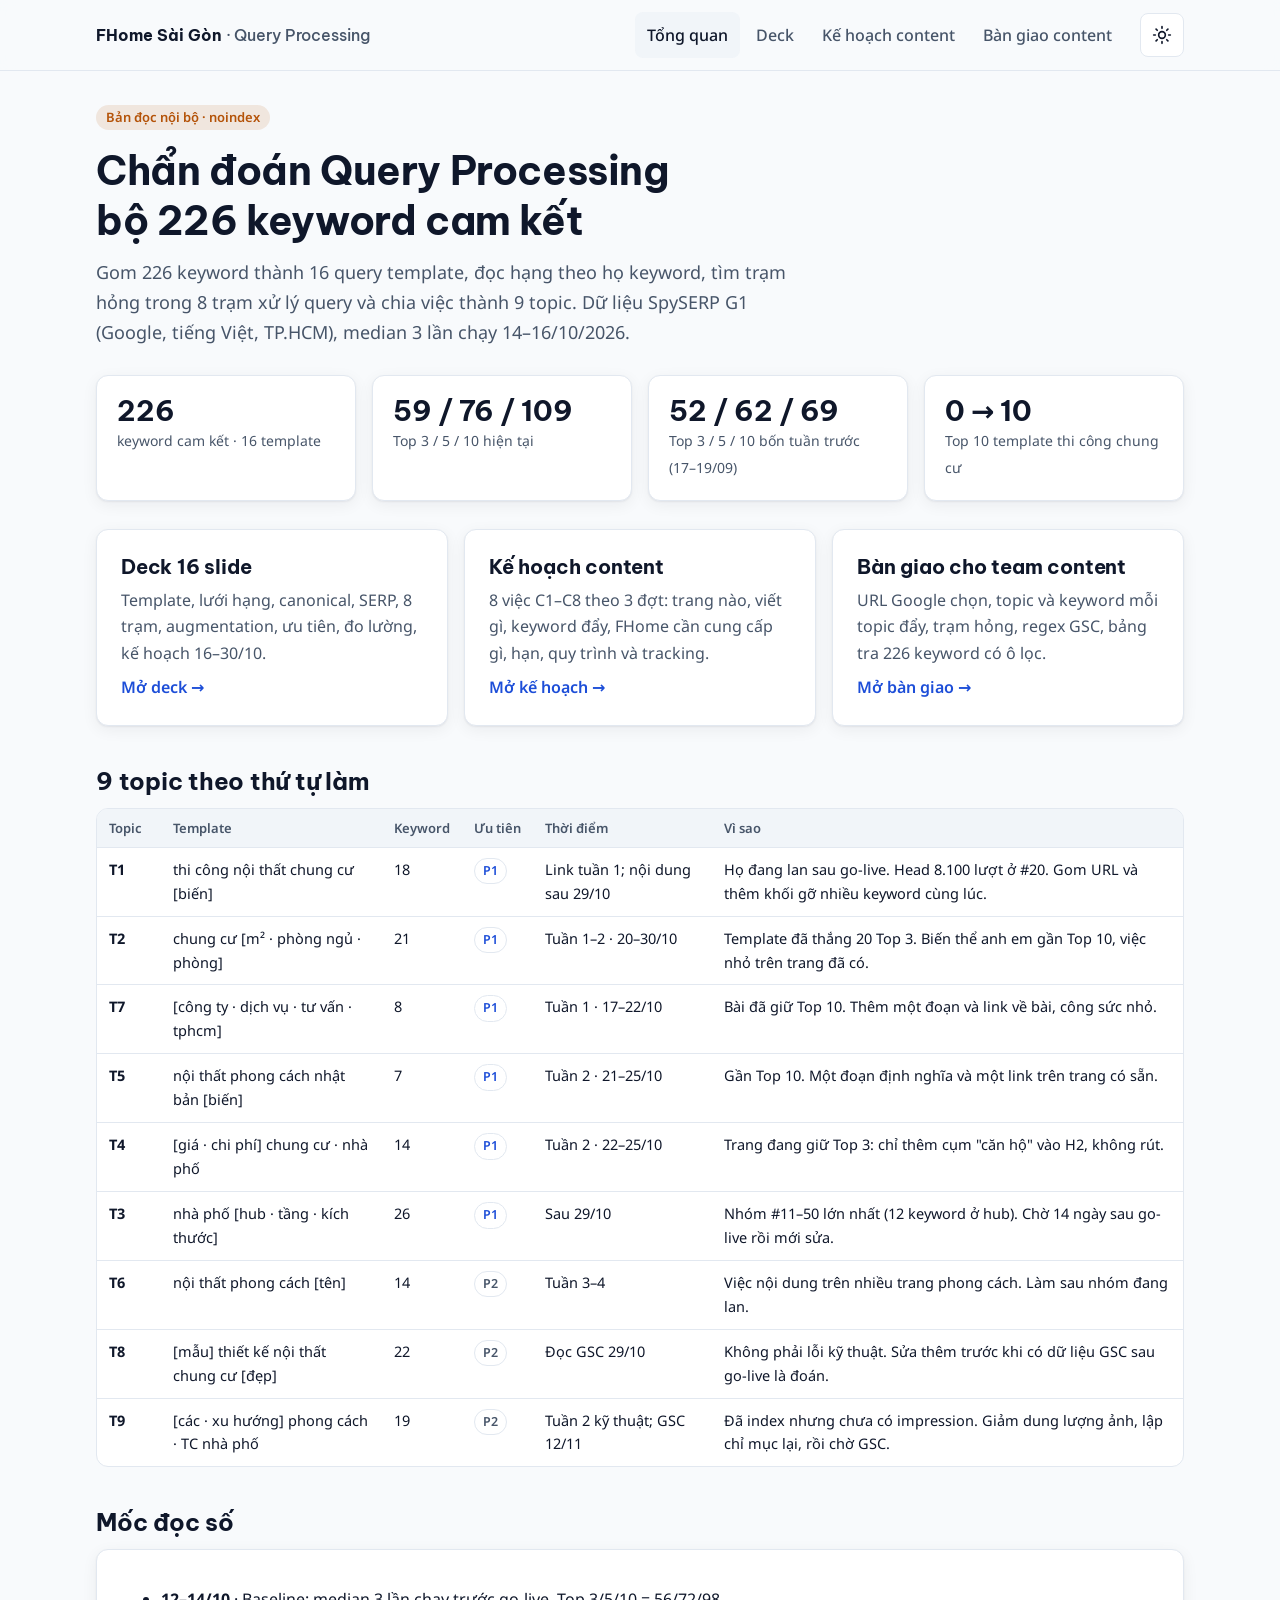
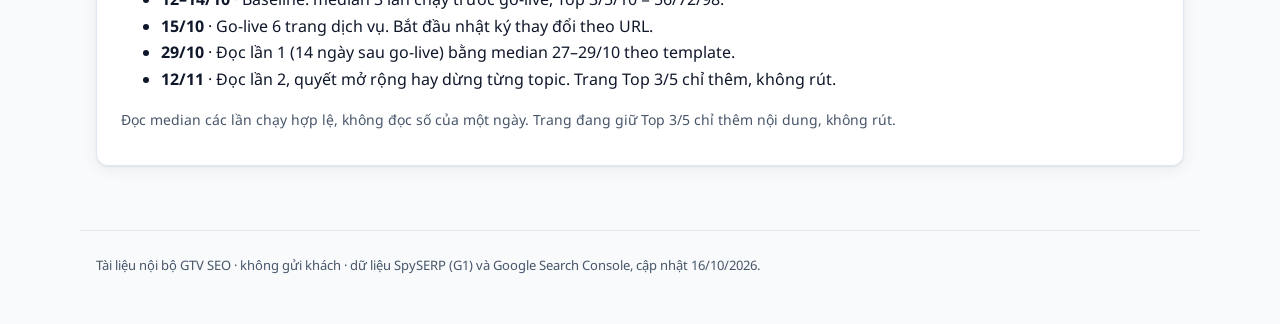
<file: index.html>
<!doctype html><html lang="vi"><head><meta charset="utf-8"><meta name="viewport" content="width=device-width, initial-scale=1">
<meta name="robots" content="noindex, nofollow, noarchive, nosnippet, noimageindex">
<meta name="googlebot" content="noindex, nofollow"><title>Query Processing FHome</title><link rel="preconnect" href="https://fonts.googleapis.com"><link rel="preconnect" href="https://fonts.gstatic.com" crossorigin><link href="https://fonts.googleapis.com/css2?family=Be+Vietnam+Pro:wght@500;600;700&family=Noto+Sans:wght@400;500;600&display=swap" rel="stylesheet"><link rel="stylesheet" href="assets/style.css"><script>(function(){var k='qp-theme';try{var t=localStorage.getItem(k);if(t)document.documentElement.dataset.theme=t}catch(e){}document.addEventListener('click',function(e){var b=e.target.closest('.theme');if(!b)return;var r=document.documentElement,c=r.dataset.theme||(matchMedia('(prefers-color-scheme: dark)').matches?'dark':'light'),n=c==='dark'?'light':'dark';r.dataset.theme=n;try{localStorage.setItem(k,n)}catch(e){}})})()</script></head><body>
<a class="skip" href="#main">Bỏ qua tới nội dung</a>
<header class="top"><div class="bar"><a class="brand" href="index.html">FHome Sài Gòn <span>· Query Processing</span></a><nav class="links" aria-label="Điều hướng"><a href="index.html" aria-current=page>Tổng quan</a><a href="deck.html">Deck</a><a href="content-plan.html">Kế hoạch content</a><a href="handoff.html">Bàn giao content</a></nav><button class="theme" type="button" aria-label="Đổi chế độ sáng/tối"><svg width="20" height="20" viewBox="0 0 24 24" fill="none" stroke="currentColor" stroke-width="2" stroke-linecap="round" aria-hidden="true"><circle cx="12" cy="12" r="4"/><path d="M12 2v2M12 20v2M4.9 4.9l1.4 1.4M17.7 17.7l1.4 1.4M2 12h2M20 12h2M4.9 19.1l1.4-1.4M17.7 6.3l1.4-1.4"/></svg></button></div></header>
<main id="main"><div class="tag">Bản đọc nội bộ · noindex</div><h1>Chẩn đoán Query Processing<br>bộ 226 keyword cam kết</h1>
<p class="lead">Gom 226 keyword thành 16 query template, đọc hạng theo họ keyword, tìm trạm hỏng trong 8 trạm xử lý query và chia việc thành 9 topic. Dữ liệu SpySERP G1 (Google, tiếng Việt, TP.HCM), median 3 lần chạy 14–16/10/2026.</p>
<div class="stats"><div class="stat"><b>226</b><span>keyword cam kết · 16 template</span></div><div class="stat"><b>59 / 76 / 109</b><span>Top 3 / 5 / 10 hiện tại</span></div><div class="stat"><b>52 / 62 / 69</b><span>Top 3 / 5 / 10 bốn tuần trước (17–19/09)</span></div><div class="stat"><b>0 → 10</b><span>Top 10 template thi công chung cư</span></div></div>
<div class="cards"><a class="card" href="deck.html"><h3>Deck 16 slide</h3><p>Template, lưới hạng, canonical, SERP, 8 trạm, augmentation, ưu tiên, đo lường, kế hoạch 16–30/10.</p><span class="go">Mở deck →</span></a>
<a class="card" href="content-plan.html"><h3>Kế hoạch content</h3><p>8 việc C1–C8 theo 3 đợt: trang nào, viết gì, keyword đẩy, FHome cần cung cấp gì, hạn, quy trình và tracking.</p><span class="go">Mở kế hoạch →</span></a>
<a class="card" href="handoff.html"><h3>Bàn giao cho team content</h3><p>URL Google chọn, topic và keyword mỗi topic đẩy, trạm hỏng, regex GSC, bảng tra 226 keyword có ô lọc.</p><span class="go">Mở bàn giao →</span></a></div>
<h2>9 topic theo thứ tự làm</h2><div class="table-wrap"><table><thead><tr><th>Topic</th><th>Template</th><th>Keyword</th><th>Ưu tiên</th><th>Thời điểm</th><th>Vì sao</th></tr></thead><tbody><tr><td><b>T1</b></td><td>thi công nội thất chung cư [biến]</td><td>18</td><td><span class='pill p1'>P1</span></td><td>Link tuần 1; nội dung sau 29/10</td><td>Họ đang lan sau go-live. Head 8.100 lượt ở #20. Gom URL và thêm khối gỡ nhiều keyword cùng lúc.</td></tr><tr><td><b>T2</b></td><td>chung cư [m² · phòng ngủ · phòng]</td><td>21</td><td><span class='pill p1'>P1</span></td><td>Tuần 1–2 · 20–30/10</td><td>Template đã thắng 20 Top 3. Biến thể anh em gần Top 10, việc nhỏ trên trang đã có.</td></tr><tr><td><b>T7</b></td><td>[công ty · dịch vụ · tư vấn · tphcm]</td><td>8</td><td><span class='pill p1'>P1</span></td><td>Tuần 1 · 17–22/10</td><td>Bài đã giữ Top 10. Thêm một đoạn và link về bài, công sức nhỏ.</td></tr><tr><td><b>T5</b></td><td>nội thất phong cách nhật bản [biến]</td><td>7</td><td><span class='pill p1'>P1</span></td><td>Tuần 2 · 21–25/10</td><td>Gần Top 10. Một đoạn định nghĩa và một link trên trang có sẵn.</td></tr><tr><td><b>T4</b></td><td>[giá · chi phí] chung cư · nhà phố</td><td>14</td><td><span class='pill p1'>P1</span></td><td>Tuần 2 · 22–25/10</td><td>Trang đang giữ Top 3: chỉ thêm cụm &quot;căn hộ&quot; vào H2, không rút.</td></tr><tr><td><b>T3</b></td><td>nhà phố [hub · tầng · kích thước]</td><td>26</td><td><span class='pill p1'>P1</span></td><td>Sau 29/10</td><td>Nhóm #11–50 lớn nhất (12 keyword ở hub). Chờ 14 ngày sau go-live rồi mới sửa.</td></tr><tr><td><b>T6</b></td><td>nội thất phong cách [tên]</td><td>14</td><td><span class='pill p2'>P2</span></td><td>Tuần 3–4</td><td>Việc nội dung trên nhiều trang phong cách. Làm sau nhóm đang lan.</td></tr><tr><td><b>T8</b></td><td>[mẫu] thiết kế nội thất chung cư [đẹp]</td><td>22</td><td><span class='pill p2'>P2</span></td><td>Đọc GSC 29/10</td><td>Không phải lỗi kỹ thuật. Sửa thêm trước khi có dữ liệu GSC sau go-live là đoán.</td></tr><tr><td><b>T9</b></td><td>[các · xu hướng] phong cách · TC nhà phố</td><td>19</td><td><span class='pill p2'>P2</span></td><td>Tuần 2 kỹ thuật; GSC 12/11</td><td>Đã index nhưng chưa có impression. Giảm dung lượng ảnh, lập chỉ mục lại, rồi chờ GSC.</td></tr></tbody></table></div>
<h2>Mốc đọc số</h2><div class="panel"><ul><li><b>12–14/10</b> · Baseline: median 3 lần chạy trước go-live, Top 3/5/10 = 56/72/98.</li><li><b>15/10</b> · Go-live 6 trang dịch vụ. Bắt đầu nhật ký thay đổi theo URL.</li><li><b>29/10</b> · Đọc lần 1 (14 ngày sau go-live) bằng median 27–29/10 theo template.</li><li><b>12/11</b> · Đọc lần 2, quyết mở rộng hay dừng từng topic. Trang Top 3/5 chỉ thêm, không rút.</li></ul><p class="note">Đọc median các lần chạy hợp lệ, không đọc số của một ngày. Trang đang giữ Top 3/5 chỉ thêm nội dung, không rút.</p></div></main><footer>Tài liệu nội bộ GTV SEO · không gửi khách · dữ liệu SpySERP (G1) và Google Search Console, cập nhật 16/10/2026.</footer></body></html>
</file>
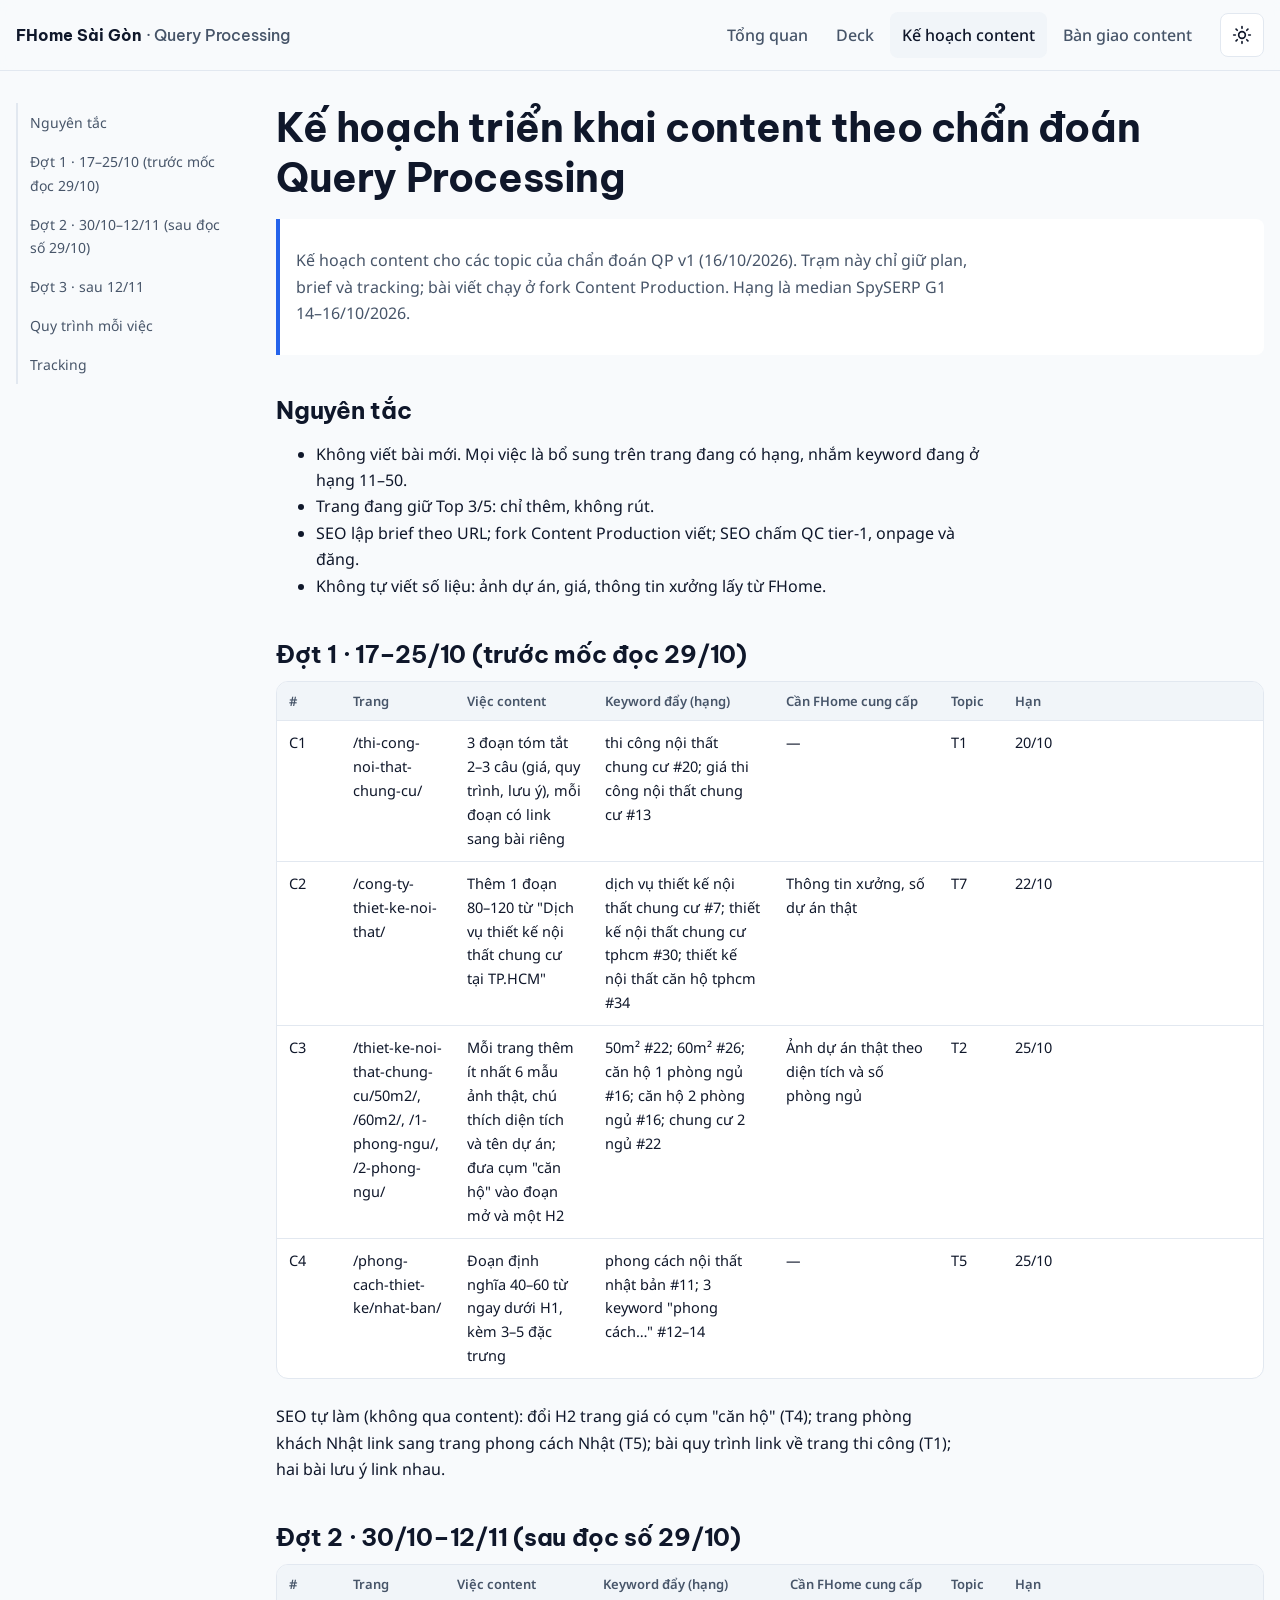
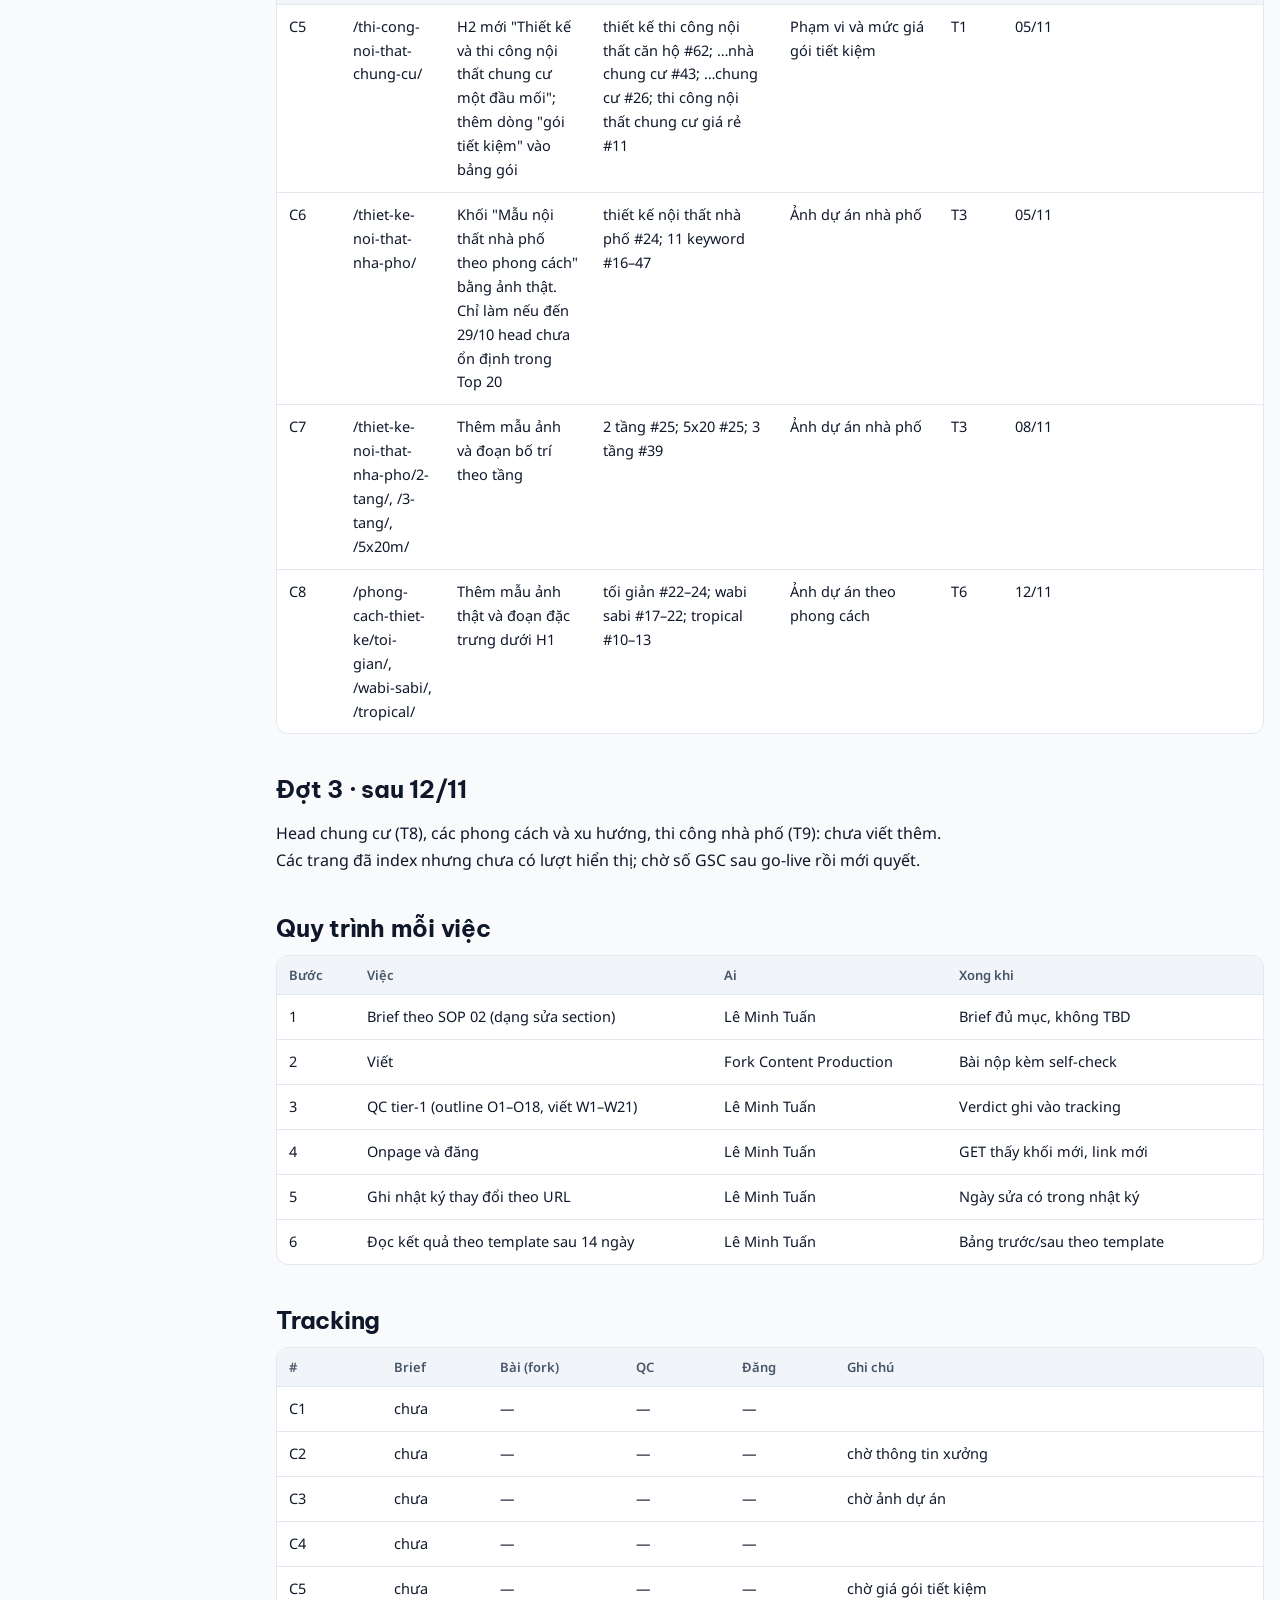
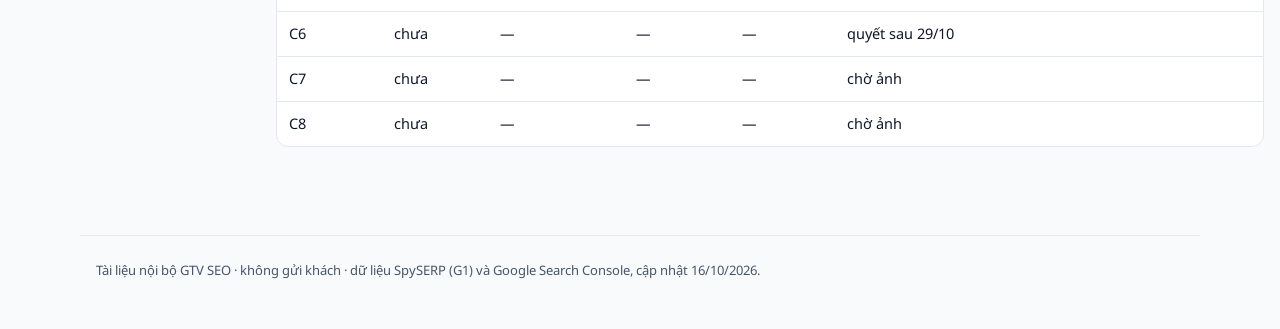
<file: content-plan.html>
<!doctype html><html lang="vi"><head><meta charset="utf-8"><meta name="viewport" content="width=device-width, initial-scale=1">
<meta name="robots" content="noindex, nofollow, noarchive, nosnippet, noimageindex">
<meta name="googlebot" content="noindex, nofollow"><title>Kế hoạch content QP</title><link rel="preconnect" href="https://fonts.googleapis.com"><link rel="preconnect" href="https://fonts.gstatic.com" crossorigin><link href="https://fonts.googleapis.com/css2?family=Be+Vietnam+Pro:wght@500;600;700&family=Noto+Sans:wght@400;500;600&display=swap" rel="stylesheet"><link rel="stylesheet" href="assets/style.css"><script>(function(){var k='qp-theme';try{var t=localStorage.getItem(k);if(t)document.documentElement.dataset.theme=t}catch(e){}document.addEventListener('click',function(e){var b=e.target.closest('.theme');if(!b)return;var r=document.documentElement,c=r.dataset.theme||(matchMedia('(prefers-color-scheme: dark)').matches?'dark':'light'),n=c==='dark'?'light':'dark';r.dataset.theme=n;try{localStorage.setItem(k,n)}catch(e){}})})()</script></head><body>
<a class="skip" href="#main">Bỏ qua tới nội dung</a>
<header class="top"><div class="bar wide"><a class="brand" href="index.html">FHome Sài Gòn <span>· Query Processing</span></a><nav class="links" aria-label="Điều hướng"><a href="index.html">Tổng quan</a><a href="deck.html">Deck</a><a href="content-plan.html" aria-current=page>Kế hoạch content</a><a href="handoff.html">Bàn giao content</a></nav><button class="theme" type="button" aria-label="Đổi chế độ sáng/tối"><svg width="20" height="20" viewBox="0 0 24 24" fill="none" stroke="currentColor" stroke-width="2" stroke-linecap="round" aria-hidden="true"><circle cx="12" cy="12" r="4"/><path d="M12 2v2M12 20v2M4.9 4.9l1.4 1.4M17.7 17.7l1.4 1.4M2 12h2M20 12h2M4.9 19.1l1.4-1.4M17.7 6.3l1.4-1.4"/></svg></button></div></header>
<main id="main" class=wide><div class="doc"><nav class="toc" aria-label="Mục lục"><ol><li><a href="#nguyen-tac">Nguyên tắc</a></li><li><a href="#ot-1-172510-truoc-moc-oc-2910">Đợt 1 · 17–25/10 (trước mốc đọc 29/10)</a></li><li><a href="#ot-2-30101211-sau-oc-so-2910">Đợt 2 · 30/10–12/11 (sau đọc số 29/10)</a></li><li><a href="#ot-3-sau-1211">Đợt 3 · sau 12/11</a></li><li><a href="#quy-trinh-moi-viec">Quy trình mỗi việc</a></li><li><a href="#tracking">Tracking</a></li></ol></nav><article class="prose"><h1 id="ke-hoach-trien-khai-content-theo-chan-oan-query-processing">Kế hoạch triển khai content theo chẩn đoán Query Processing</h1>
<blockquote>
<p>Kế hoạch content cho các topic của chẩn đoán QP v1 (16/10/2026). Trạm này chỉ giữ plan, brief và tracking; bài viết chạy ở fork Content Production. Hạng là median SpySERP G1 14–16/10/2026.</p>
</blockquote>
<h2 id="nguyen-tac">Nguyên tắc</h2>
<ul>
<li>Không viết bài mới. Mọi việc là bổ sung trên trang đang có hạng, nhắm keyword đang ở hạng 11–50.</li>
<li>Trang đang giữ Top 3/5: chỉ thêm, không rút.</li>
<li>SEO lập brief theo URL; fork Content Production viết; SEO chấm QC tier-1, onpage và đăng.</li>
<li>Không tự viết số liệu: ảnh dự án, giá, thông tin xưởng lấy từ FHome.</li>
</ul>
<h2 id="ot-1-172510-truoc-moc-oc-2910">Đợt 1 · 17–25/10 (trước mốc đọc 29/10)</h2>
<div class="table-wrap"><table>
<thead>
<tr>
<th>#</th>
<th>Trang</th>
<th>Việc content</th>
<th>Keyword đẩy (hạng)</th>
<th>Cần FHome cung cấp</th>
<th>Topic</th>
<th>Hạn</th>
</tr>
</thead>
<tbody>
<tr>
<td>C1</td>
<td>/thi-cong-noi-that-chung-cu/</td>
<td>3 đoạn tóm tắt 2–3 câu (giá, quy trình, lưu ý), mỗi đoạn có link sang bài riêng</td>
<td>thi công nội thất chung cư #20; giá thi công nội thất chung cư #13</td>
<td>—</td>
<td>T1</td>
<td>20/10</td>
</tr>
<tr>
<td>C2</td>
<td>/cong-ty-thiet-ke-noi-that/</td>
<td>Thêm 1 đoạn 80–120 từ "Dịch vụ thiết kế nội thất chung cư tại TP.HCM"</td>
<td>dịch vụ thiết kế nội thất chung cư #7; thiết kế nội thất chung cư tphcm #30; thiết kế nội thất căn hộ tphcm #34</td>
<td>Thông tin xưởng, số dự án thật</td>
<td>T7</td>
<td>22/10</td>
</tr>
<tr>
<td>C3</td>
<td>/thiet-ke-noi-that-chung-cu/50m2/, /60m2/, /1-phong-ngu/, /2-phong-ngu/</td>
<td>Mỗi trang thêm ít nhất 6 mẫu ảnh thật, chú thích diện tích và tên dự án; đưa cụm "căn hộ" vào đoạn mở và một H2</td>
<td>50m² #22; 60m² #26; căn hộ 1 phòng ngủ #16; căn hộ 2 phòng ngủ #16; chung cư 2 ngủ #22</td>
<td>Ảnh dự án thật theo diện tích và số phòng ngủ</td>
<td>T2</td>
<td>25/10</td>
</tr>
<tr>
<td>C4</td>
<td>/phong-cach-thiet-ke/nhat-ban/</td>
<td>Đoạn định nghĩa 40–60 từ ngay dưới H1, kèm 3–5 đặc trưng</td>
<td>phong cách nội thất nhật bản #11; 3 keyword "phong cách…" #12–14</td>
<td>—</td>
<td>T5</td>
<td>25/10</td>
</tr>
</tbody>
</table></div>
<p>SEO tự làm (không qua content): đổi H2 trang giá có cụm "căn hộ" (T4); trang phòng khách Nhật link sang trang phong cách Nhật (T5); bài quy trình link về trang thi công (T1); hai bài lưu ý link nhau.</p>
<h2 id="ot-2-30101211-sau-oc-so-2910">Đợt 2 · 30/10–12/11 (sau đọc số 29/10)</h2>
<div class="table-wrap"><table>
<thead>
<tr>
<th>#</th>
<th>Trang</th>
<th>Việc content</th>
<th>Keyword đẩy (hạng)</th>
<th>Cần FHome cung cấp</th>
<th>Topic</th>
<th>Hạn</th>
</tr>
</thead>
<tbody>
<tr>
<td>C5</td>
<td>/thi-cong-noi-that-chung-cu/</td>
<td>H2 mới "Thiết kế và thi công nội thất chung cư một đầu mối"; thêm dòng "gói tiết kiệm" vào bảng gói</td>
<td>thiết kế thi công nội thất căn hộ #62; …nhà chung cư #43; …chung cư #26; thi công nội thất chung cư giá rẻ #11</td>
<td>Phạm vi và mức giá gói tiết kiệm</td>
<td>T1</td>
<td>05/11</td>
</tr>
<tr>
<td>C6</td>
<td>/thiet-ke-noi-that-nha-pho/</td>
<td>Khối "Mẫu nội thất nhà phố theo phong cách" bằng ảnh thật. Chỉ làm nếu đến 29/10 head chưa ổn định trong Top 20</td>
<td>thiết kế nội thất nhà phố #24; 11 keyword #16–47</td>
<td>Ảnh dự án nhà phố</td>
<td>T3</td>
<td>05/11</td>
</tr>
<tr>
<td>C7</td>
<td>/thiet-ke-noi-that-nha-pho/2-tang/, /3-tang/, /5x20m/</td>
<td>Thêm mẫu ảnh và đoạn bố trí theo tầng</td>
<td>2 tầng #25; 5x20 #25; 3 tầng #39</td>
<td>Ảnh dự án nhà phố</td>
<td>T3</td>
<td>08/11</td>
</tr>
<tr>
<td>C8</td>
<td>/phong-cach-thiet-ke/toi-gian/, /wabi-sabi/, /tropical/</td>
<td>Thêm mẫu ảnh thật và đoạn đặc trưng dưới H1</td>
<td>tối giản #22–24; wabi sabi #17–22; tropical #10–13</td>
<td>Ảnh dự án theo phong cách</td>
<td>T6</td>
<td>12/11</td>
</tr>
</tbody>
</table></div>
<h2 id="ot-3-sau-1211">Đợt 3 · sau 12/11</h2>
<p>Head chung cư (T8), các phong cách và xu hướng, thi công nhà phố (T9): chưa viết thêm. Các trang đã index nhưng chưa có lượt hiển thị; chờ số GSC sau go-live rồi mới quyết.</p>
<h2 id="quy-trinh-moi-viec">Quy trình mỗi việc</h2>
<div class="table-wrap"><table>
<thead>
<tr>
<th>Bước</th>
<th>Việc</th>
<th>Ai</th>
<th>Xong khi</th>
</tr>
</thead>
<tbody>
<tr>
<td>1</td>
<td>Brief theo SOP 02 (dạng sửa section)</td>
<td>Lê Minh Tuấn</td>
<td>Brief đủ mục, không TBD</td>
</tr>
<tr>
<td>2</td>
<td>Viết</td>
<td>Fork Content Production</td>
<td>Bài nộp kèm self-check</td>
</tr>
<tr>
<td>3</td>
<td>QC tier-1 (outline O1–O18, viết W1–W21)</td>
<td>Lê Minh Tuấn</td>
<td>Verdict ghi vào tracking</td>
</tr>
<tr>
<td>4</td>
<td>Onpage và đăng</td>
<td>Lê Minh Tuấn</td>
<td>GET thấy khối mới, link mới</td>
</tr>
<tr>
<td>5</td>
<td>Ghi nhật ký thay đổi theo URL</td>
<td>Lê Minh Tuấn</td>
<td>Ngày sửa có trong nhật ký</td>
</tr>
<tr>
<td>6</td>
<td>Đọc kết quả theo template sau 14 ngày</td>
<td>Lê Minh Tuấn</td>
<td>Bảng trước/sau theo template</td>
</tr>
</tbody>
</table></div>
<h2 id="tracking">Tracking</h2>
<div class="table-wrap"><table>
<thead>
<tr>
<th>#</th>
<th>Brief</th>
<th>Bài (fork)</th>
<th>QC</th>
<th>Đăng</th>
<th>Ghi chú</th>
</tr>
</thead>
<tbody>
<tr>
<td>C1</td>
<td>chưa</td>
<td>—</td>
<td>—</td>
<td>—</td>
<td></td>
</tr>
<tr>
<td>C2</td>
<td>chưa</td>
<td>—</td>
<td>—</td>
<td>—</td>
<td>chờ thông tin xưởng</td>
</tr>
<tr>
<td>C3</td>
<td>chưa</td>
<td>—</td>
<td>—</td>
<td>—</td>
<td>chờ ảnh dự án</td>
</tr>
<tr>
<td>C4</td>
<td>chưa</td>
<td>—</td>
<td>—</td>
<td>—</td>
<td></td>
</tr>
<tr>
<td>C5</td>
<td>chưa</td>
<td>—</td>
<td>—</td>
<td>—</td>
<td>chờ giá gói tiết kiệm</td>
</tr>
<tr>
<td>C6</td>
<td>chưa</td>
<td>—</td>
<td>—</td>
<td>—</td>
<td>quyết sau 29/10</td>
</tr>
<tr>
<td>C7</td>
<td>chưa</td>
<td>—</td>
<td>—</td>
<td>—</td>
<td>chờ ảnh</td>
</tr>
<tr>
<td>C8</td>
<td>chưa</td>
<td>—</td>
<td>—</td>
<td>—</td>
<td>chờ ảnh</td>
</tr>
</tbody>
</table></div></article></div></main><footer>Tài liệu nội bộ GTV SEO · không gửi khách · dữ liệu SpySERP (G1) và Google Search Console, cập nhật 16/10/2026.</footer><script>(function(){var q=null,t=document.getElementById('lookup'),o=document.getElementById('qn');if(q&&t){var rs=[].slice.call(t.tBodies[0].rows);function f(){var v=q.value.trim().toLowerCase(),n=0;rs.forEach(function(r){var s=!v||r.textContent.toLowerCase().indexOf(v)>-1;r.hidden=!s;if(s)n++});o.textContent=n+' / '+rs.length+' keyword'}q.addEventListener('input',f);f()}
var ls=[].slice.call(document.querySelectorAll('.toc a'));if('IntersectionObserver' in window){var io=new IntersectionObserver(function(es){es.forEach(function(e){if(e.isIntersecting){ls.forEach(function(a){a.classList.toggle('on',a.getAttribute('href')==='#'+e.target.id)})}})},{rootMargin:'-80px 0px -70% 0px'});document.querySelectorAll('.prose h2[id]').forEach(function(x){io.observe(x)})}})()</script></body></html>
</file>
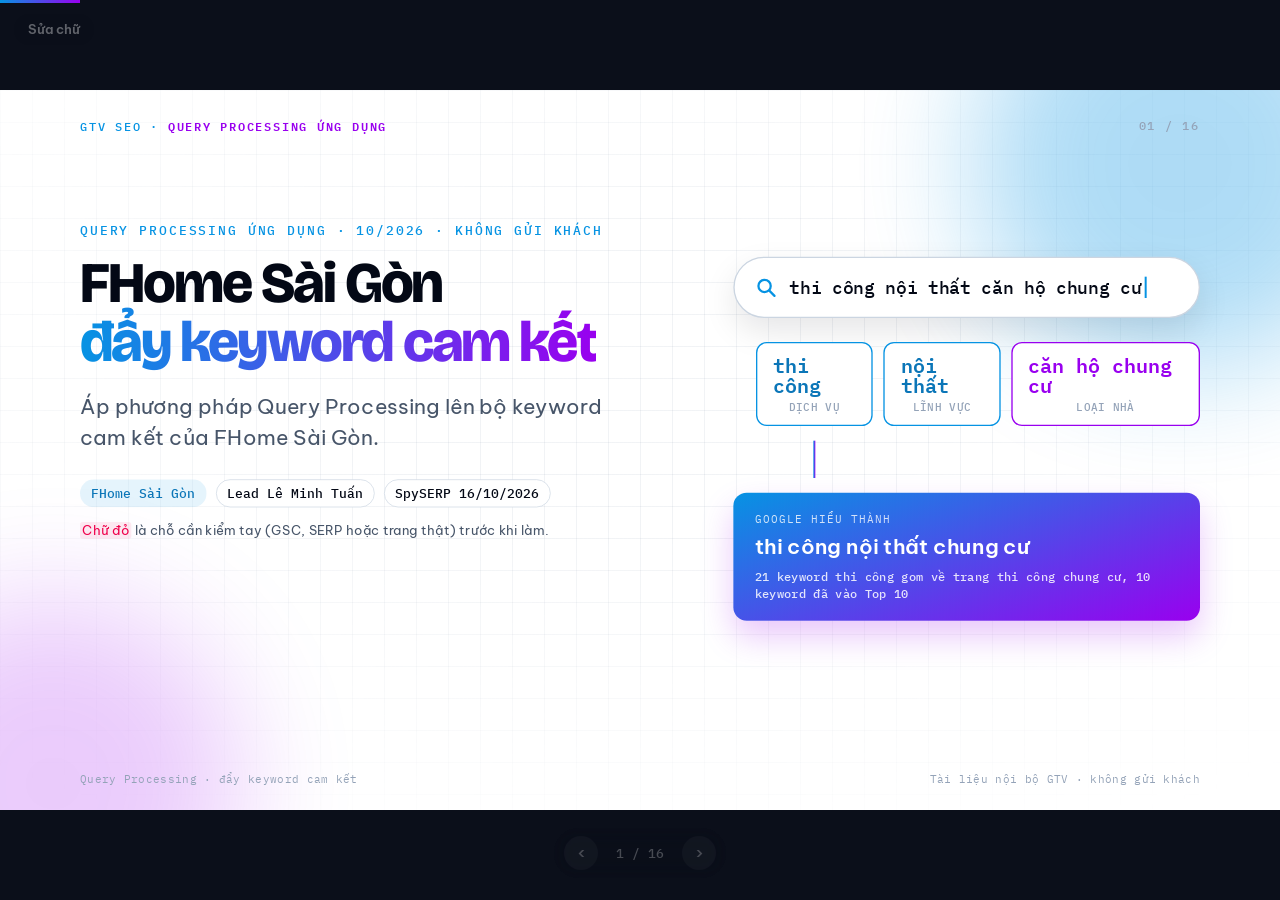
<file: deck.html>
<!DOCTYPE html>
<html lang="vi">
<head>
<meta name="robots" content="noindex, nofollow, noarchive, nosnippet, noimageindex">
<meta name="googlebot" content="noindex, nofollow">
<meta charset="UTF-8">
<meta name="viewport" content="width=device-width, initial-scale=1.0">
<title>FHome Sài Gòn · Query Processing đẩy keyword cam kết</title>
<!-- Deck nội bộ GTV, không gửi khách. Nguồn dựng: skill query-processing-diagnosis, scripts/qp_render.py. Sửa nội dung ở file JSON rồi dựng lại, không sửa HTML. Điều hướng: ← → / Space / vuốt. #n mở slide n. ?qa hiện trạng thái cuối. -->
<link rel="preconnect" href="https://fonts.googleapis.com"><link rel="preconnect" href="https://fonts.gstatic.com" crossorigin>
<link href="https://fonts.googleapis.com/css2?family=Bricolage+Grotesque:opsz,wght@12..96,500;12..96,700;12..96,800&family=Be+Vietnam+Pro:ital,wght@0,400;0,500;0,600;0,700;1,400&family=IBM+Plex+Mono:wght@400;500;600&family=Fraunces:ital,opsz,wght@1,9..144,500&display=swap" rel="stylesheet">
<style>
/* ===========================================
   THEME — GTV house style
   Đổi màu/font toàn deck tại đây.
   =========================================== */
:root{
  --blue:#0693E3; --blue-deep:#0B76B8; --purple:#9900EF; --pink:#EF004B;
  --grad:linear-gradient(90deg,#0693E3 0%,#9900EF 100%);
  --grad-v:linear-gradient(160deg,#0693E3 0%,#9900EF 100%);
  --ink:#030815; --muted:#475569; --faint:#94A3B8;
  --bg:#FFFFFF; --bg-2:#F8FAFC; --bg-3:#F1F5F9;
  --line:#E2E8F0; --line-2:#CBD5E1;
  --stage-bg:#0B0F1A; --slide-bg:#FFFFFF;
  --disp:'Bricolage Grotesque','Be Vietnam Pro',sans-serif;
  --body:'Be Vietnam Pro','Helvetica Neue',sans-serif;
  --mono:'IBM Plex Mono',ui-monospace,monospace;
  --serif:'Fraunces',Georgia,serif;
  --ease:cubic-bezier(0.16,1,0.3,1);
}
*{margin:0;padding:0;box-sizing:border-box}

/* ===========================================
   FIXED 16:9 STAGE — viewport-base.css (bắt buộc, giữ nguyên)
   =========================================== */
html,body{width:100%;height:100%;margin:0;overflow:hidden;background:var(--stage-bg,#000)}
.deck-viewport{position:fixed;inset:0;overflow:hidden;background:var(--stage-bg,#000)}
.deck-stage{position:absolute;left:0;top:0;width:1920px;height:1080px;overflow:hidden;transform-origin:0 0;background:var(--slide-bg,#fff)}
.slide{position:absolute;inset:0;width:1920px;height:1080px;overflow:hidden;display:block;visibility:hidden;opacity:0;pointer-events:none;background:var(--slide-bg,#fff)}
.slide.active,.slide.visible{visibility:visible;opacity:1;pointer-events:auto;z-index:1}
img,video,canvas,svg{max-width:100%;max-height:100%}
.deck-controls{position:fixed;left:50%;bottom:22px;transform:translateX(-50%);z-index:1000}
@media print{
  html,body{width:1920px;height:auto;overflow:visible;background:#fff}
  .deck-viewport{position:static;overflow:visible;background:#fff}
  .deck-stage{position:static;width:auto;height:auto;transform:none!important;background:none}
  .slide{position:relative;display:block!important;visibility:visible!important;opacity:1!important;pointer-events:auto!important;width:1920px;height:1080px;break-after:page;page-break-after:always}
  .slide:last-child{break-after:auto;page-break-after:auto}
  .deck-controls{display:none!important}
}
@media (prefers-reduced-motion:reduce){
  *,*::before,*::after{animation-duration:0.01ms!important;transition-duration:0.2s!important}
}

/* ===========================================
   SLIDE FRAME — nền lưới, glow, chrome, footer
   =========================================== */
body{font-family:var(--body);color:var(--ink);-webkit-font-smoothing:antialiased}
.slide{font-family:var(--body);color:var(--ink)}
.bg-grid{position:absolute;inset:0;pointer-events:none;
  background-image:linear-gradient(rgba(148,163,184,.13) 1px,transparent 1px),linear-gradient(90deg,rgba(148,163,184,.13) 1px,transparent 1px);
  background-size:48px 48px;
  -webkit-mask-image:radial-gradient(ellipse 80% 70% at 50% 40%,#000 30%,transparent 100%);
          mask-image:radial-gradient(ellipse 80% 70% at 50% 40%,#000 30%,transparent 100%)}
.glow{position:absolute;border-radius:50%;filter:blur(90px);pointer-events:none;opacity:.32}
.glow.g1{width:620px;height:620px;right:-160px;top:-200px;background:#0693E3}
.glow.g2{width:560px;height:560px;left:-200px;bottom:-240px;background:#9900EF;opacity:.2}
.chrome{position:absolute;top:44px;left:120px;right:120px;display:flex;justify-content:space-between;align-items:center;font:500 18px/1 var(--mono);letter-spacing:.12em;text-transform:uppercase;color:var(--faint);z-index:2}
.chrome .sec{color:var(--blue)}
.chrome .sec b{color:var(--purple);font-weight:600}
.foot{position:absolute;bottom:38px;left:120px;right:120px;display:flex;justify-content:space-between;font:400 16px/1 var(--mono);color:var(--faint);letter-spacing:.06em;z-index:2}
.wrap{position:absolute;left:120px;right:120px;top:100px;bottom:80px;display:flex;flex-direction:column;z-index:2}

/* ===========================================
   TYPOGRAPHY
   =========================================== */
.h2{font:800 62px/1.08 var(--disp);letter-spacing:-.02em;color:var(--ink);margin-bottom:14px;max-width:1600px}
.grad-text{background:var(--grad);-webkit-background-clip:text;background-clip:text;color:transparent}
.lead{font:400 28px/1.45 var(--body);color:var(--muted);max-width:1500px}
.lead b{color:var(--ink);font-weight:600}
.eyebrow{font:500 20px/1 var(--mono);letter-spacing:.14em;text-transform:uppercase;color:var(--blue)}
.mono{font-family:var(--mono)}
.src{font:400 17px/1.4 var(--mono);color:var(--faint);margin-top:14px}
.src a{color:var(--muted)}
.note{font:400 21px/1.45 var(--body);color:var(--muted)}
.serif{font-family:var(--serif);font-style:italic;font-weight:500}
b,strong{font-weight:600}
.k-blue{color:var(--blue)} .k-purple{color:var(--purple)} .k-pink{color:var(--pink)} .k-muted{color:var(--muted)}

/* ===========================================
   LAYOUT HELPERS
   =========================================== */
.row{display:flex;gap:56px}
.row.grow{flex:1;align-items:center;min-height:0}
.col{display:flex;flex-direction:column;gap:22px;min-width:0}
.f1{flex:1} .f12{flex:1.2} .f14{flex:1.4} .f08{flex:.8}
.stack{display:flex;flex-direction:column;gap:18px}
.center-y{margin:auto 0}

/* ===========================================
   CARDS, PILLS, CHIPS
   =========================================== */
.card{background:#fff;border:1.5px solid var(--line);border-radius:22px;padding:28px 34px;box-shadow:0 14px 40px rgba(3,8,21,.06)}
.card h4{font:700 30px/1.2 var(--disp);margin-bottom:10px;letter-spacing:-.01em}
.card p,.card li{font:400 24px/1.48 var(--body);color:var(--ink)}
.card p+p{margin-top:8px}
.card .lbl{font:500 17px/1 var(--mono);letter-spacing:.12em;text-transform:uppercase;color:var(--blue);margin-bottom:12px;display:block}
.card.ok .lbl{color:var(--blue)} .card.no .lbl{color:var(--pink)}
.card.soft{background:var(--bg-2)}
.card.gradb{border:none;background:var(--grad-v);color:#fff}
.card.gradb p,.card.gradb li,.card.gradb h4{color:#fff}
.card.gradb .lbl{color:rgba(255,255,255,.8)}
.pill{display:inline-flex;align-items:center;gap:8px;font:500 20px/1 var(--mono);padding:10px 16px;border-radius:999px;border:1.5px solid var(--line-2);background:#fff;color:var(--ink);white-space:nowrap}
.pill.blue{border-color:transparent;background:rgba(6,147,227,.1);color:var(--blue-deep)}
.pill.grad{border-color:transparent;background:var(--grad);color:#fff}
.pill.ghost{background:transparent;color:var(--muted)}
ul.clean{list-style:none}
ul.clean li{position:relative;padding-left:34px;margin:10px 0;font:400 24px/1.45 var(--body)}
ul.clean li::before{content:"";position:absolute;left:4px;top:.55em;width:12px;height:12px;border-radius:3px;background:var(--grad)}
ul.ok li::before{content:"✓";background:none;color:var(--blue);font:700 24px/1 var(--body);top:.15em;left:0}
ul.no li::before{content:"✗";background:none;color:var(--pink);font:700 24px/1 var(--body);top:.15em;left:0}
.num{display:inline-flex;align-items:center;justify-content:center;width:46px;height:46px;border-radius:50%;background:var(--grad);color:#fff;font:700 22px/1 var(--disp);flex:none}
.btn{font:600 21px/1 var(--body);padding:14px 22px;border-radius:12px;border:1.5px solid var(--line-2);background:#fff;color:var(--ink);cursor:pointer;transition:all .2s}
.btn:hover{border-color:var(--blue);color:var(--blue)}
.btn.primary{background:var(--grad);border-color:transparent;color:#fff}
.btn.primary:hover{filter:brightness(1.08);color:#fff}
.btn.on{background:var(--ink);border-color:var(--ink);color:#fff}
.btnrow{display:flex;gap:12px;flex-wrap:wrap}

/* ===========================================
   SCREENSHOT FRAME (khung trình duyệt)
   =========================================== */
.shot{border-radius:16px;overflow:hidden;border:1.5px solid var(--line-2);box-shadow:0 26px 60px rgba(3,8,21,.14);background:#fff;flex:none}
.shot .bar{height:40px;background:var(--bg-3);display:flex;align-items:center;gap:8px;padding:0 16px;border-bottom:1px solid var(--line)}
.shot .bar i{width:12px;height:12px;border-radius:50%;background:var(--line-2)}
.shot .bar span{margin-left:14px;font:500 15px/1 var(--mono);color:var(--muted);background:#fff;border-radius:8px;padding:6px 14px;flex:1;white-space:nowrap;overflow:hidden;text-overflow:ellipsis}
.shot img{display:block;width:100%;height:auto}
.cap{font:400 19px/1.4 var(--body);color:var(--muted);margin-top:12px}
.cap b{color:var(--ink)}

/* ===========================================
   TABLE
   =========================================== */
.tbl{width:100%;border-collapse:separate;border-spacing:0;font:400 22px/1.35 var(--body)}
.tbl th{font:500 16px/1.2 var(--mono);letter-spacing:.1em;text-transform:uppercase;color:var(--faint);text-align:left;padding:0 16px 12px;border-bottom:2px solid var(--line)}
.tbl td{padding:15px 16px;border-bottom:1px solid var(--line);vertical-align:top}
.tbl tr:last-child td{border-bottom:none}
.tbl td.m{font-family:var(--mono);font-size:20px}
.tbl .pri{display:inline-block;font:600 17px/1 var(--mono);padding:7px 12px;border-radius:8px;white-space:nowrap}
.pri.hi{background:var(--grad);color:#fff}
.pri.mid{background:rgba(6,147,227,.12);color:var(--blue-deep)}
.pri.keep{background:var(--bg-3);color:var(--ink)}
.pri.stop{background:rgba(239,0,75,.1);color:var(--pink)}

/* ===========================================
   REVEAL ANIMATION (gắn với .slide.visible)
   =========================================== */
.reveal{opacity:0;transform:translateY(26px);transition:opacity .7s var(--ease),transform .7s var(--ease)}
.slide.visible .reveal{opacity:1;transform:none}
.slide.visible .d1{transition-delay:.08s}.slide.visible .d2{transition-delay:.18s}.slide.visible .d3{transition-delay:.28s}
.slide.visible .d4{transition-delay:.38s}.slide.visible .d5{transition-delay:.48s}.slide.visible .d6{transition-delay:.58s}
.qa .reveal{opacity:1!important;transform:none!important;transition:none!important}

/* ===========================================
   S01 — COVER
   =========================================== */
.s-cover .cover-l{position:absolute;left:120px;top:200px;width:880px;z-index:2}
.s-cover h1{font:800 168px/.92 var(--disp);letter-spacing:-.035em;margin:30px 0 34px}
.s-cover .cover-sub{font:400 32px/1.45 var(--body);color:var(--muted);max-width:800px}
.s-cover .cover-meta{display:flex;gap:14px;margin-top:40px;flex-wrap:wrap}
.kt{color:var(--pink);background:rgba(239,0,75,.08);border-radius:4px;padding:0 3px;-webkit-box-decoration-break:clone;box-decoration-break:clone}
.s-cover .kt-legend{margin-top:22px;font-size:20px;color:var(--muted)}
.card.gradb .kt,.rep-card .kt,.stat.hl .kt,.pcard.g .kt,.ccenter .kt,#qtip .kt,.pri.hi .kt,.st.up .kt{background:#fff;color:var(--pink);font-weight:600}
.s-cover .cover-r{position:absolute;right:120px;top:250px;width:700px;z-index:2}
.qbox{display:flex;align-items:center;gap:18px;height:92px;padding:0 30px;background:#fff;border:2px solid var(--line-2);border-radius:46px;box-shadow:0 20px 50px rgba(3,8,21,.10);font:500 34px/1 var(--body)}
.qbox svg{width:34px;height:34px;flex:none}
.typed{display:inline-block;overflow:hidden;white-space:nowrap;width:0;border-right:3px solid var(--blue);font:500 32px/1.2 var(--mono)}
.slide.visible .typed{animation:typing 1.6s steps(16) .5s forwards,blink .8s step-end 2.1s 4}
@keyframes typing{to{width:16ch}}
@keyframes blink{50%{border-color:transparent}}
.qa .typed{width:16ch;animation:none}
.tokens{display:flex;gap:16px;margin:36px 0 0 34px}
.tk{display:flex;flex-direction:column;align-items:center;gap:10px;font:600 30px/1 var(--mono);padding:18px 24px;border-radius:16px;border:2px dashed var(--line-2);background:#fff;opacity:0;transform:translateY(12px);transition:all .6s var(--ease)}
.tk small{font:500 16px/1 var(--mono);letter-spacing:.06em;color:var(--faint);text-transform:uppercase}
.tk.known{border:2px solid var(--blue);color:var(--blue-deep)}
.tk.op{border:2px solid var(--purple);color:var(--purple)}
.slide.visible .tk{opacity:1;transform:none}
.slide.visible .tk:nth-child(1){transition-delay:2.3s}.slide.visible .tk:nth-child(2){transition-delay:2.5s}.slide.visible .tk:nth-child(3){transition-delay:2.7s}
.arrow-down{width:3px;height:56px;margin:22px 0 22px 120px;background:var(--grad);opacity:0;transition:opacity .5s 3s}
.slide.visible .arrow-down{opacity:1}
.rep-card{padding:28px 32px;border-radius:20px;background:var(--grad-v);color:#fff;box-shadow:0 24px 50px rgba(153,0,239,.22);opacity:0;transform:translateY(12px);transition:all .7s var(--ease) 3.3s}
.slide.visible .rep-card{opacity:1;transform:none}
.rep-card .mono{font-size:17px;letter-spacing:.12em;text-transform:uppercase;opacity:.8}
.rep-card .rep{font:600 32px/1.3 var(--body);margin-top:10px}
.qa .tk,.qa .arrow-down,.qa .rep-card{opacity:1!important;transform:none!important;transition:none!important}

/* ===========================================
   S02 — CASE WRIAI
   =========================================== */
.case-grid{display:grid;grid-template-columns:470px 640px 1fr;gap:44px;align-items:center}
.case-stats{display:flex;flex-direction:column;gap:16px}
.stat{padding:20px 26px;border-radius:18px;background:var(--bg-2);border:1.5px solid var(--line)}
.stat .v{font:800 52px/1 var(--disp);letter-spacing:-.02em}
.stat .t{font:400 21px/1.35 var(--body);color:var(--muted);margin-top:8px}
.stat.hl{background:var(--grad-v);border:none}
.stat.hl .v,.stat.hl .t{color:#fff}

/* ===========================================
   S03 — QUERY TRANSFORMER (interactive)
   =========================================== */
.qt-tabs{display:flex;gap:12px;margin:6px 0 20px}
.qt{display:flex;flex-direction:column;gap:12px}
.qt-row{display:grid;grid-template-columns:330px 1fr;gap:28px;align-items:center;padding:16px 24px;border-radius:18px;border:1.5px solid var(--line);background:#fff;opacity:.18;filter:grayscale(1);transition:all .5s var(--ease)}
.qt-row.on{opacity:1;filter:none;box-shadow:0 10px 30px rgba(3,8,21,.06)}
.qt-row.cur{border-color:var(--blue)}
.qt-k{display:flex;align-items:center;gap:16px}
.qt-k .n{font:700 22px/1 var(--disp);color:#fff;background:var(--grad);width:40px;height:40px;border-radius:50%;display:flex;align-items:center;justify-content:center;flex:none}
.qt-k .t{font:700 24px/1.15 var(--disp)}
.qt-k .t small{display:block;font:500 15px/1.3 var(--mono);color:var(--faint);letter-spacing:.06em;margin-top:5px;text-transform:uppercase}
.qt-v{font:400 24px/1.4 var(--body);display:flex;flex-wrap:wrap;gap:10px;align-items:center;min-height:52px}
.qt-v .typedq{font:600 30px/1 var(--mono);padding:10px 22px;border:2px solid var(--line-2);border-radius:30px}
.seg{display:inline-flex;flex-direction:column;align-items:center;gap:6px;font:600 25px/1 var(--mono);padding:10px 18px;border-radius:12px;border:2px solid var(--line-2)}
.seg small{font:500 14px/1 var(--mono);color:var(--faint);text-transform:uppercase;letter-spacing:.05em}
.seg.c1{border-color:var(--purple);color:var(--purple)} .seg.c2{border-color:var(--blue);color:var(--blue-deep)} .seg.c3{border-color:var(--ink)}
.augp{font:500 20px/1 var(--mono);padding:10px 16px;border-radius:999px;background:rgba(6,147,227,.09);color:var(--blue-deep)}
.repq{font:600 27px/1.3 var(--body);padding:10px 22px;border-radius:14px;background:var(--grad);color:#fff}
.ibars{display:flex;flex-direction:column;gap:7px;width:100%}
.ibar{display:grid;grid-template-columns:300px 1fr 64px;gap:14px;align-items:center;font:400 20px/1 var(--body)}
.ibar .tr{height:14px;border-radius:7px;background:var(--bg-3);overflow:hidden}
.ibar .tr i{display:block;height:100%;border-radius:7px;background:var(--grad);width:0;transition:width .8s var(--ease)}
.ibar .p{font:600 19px/1 var(--mono);color:var(--muted)}
.qt-ctrl{display:flex;justify-content:space-between;align-items:center;margin-top:16px}

/* ===========================================
   S04 — PIPELINE 8 TRẠM (SVG, click)
   =========================================== */
.pipe-svg{width:1680px;height:290px;display:block}
.pnode{cursor:pointer}
.pnode circle{fill:#fff;stroke:var(--line-2);stroke-width:3;transition:all .3s}
.pnode .pn{font:700 30px var(--disp);fill:var(--ink);text-anchor:middle;dominant-baseline:central}
.pnode .pl{font:700 24px var(--disp);fill:var(--ink);text-anchor:middle}
.pnode .ps{font:400 19px var(--body);fill:var(--muted);text-anchor:middle}
.pnode:hover circle{stroke:var(--blue)}
.pnode.sel circle{fill:url(#pg);stroke:none}
.pnode.sel .pn{fill:#fff}
.pnode.grp2 circle{stroke-dasharray:6 6}
.pipe-detail{display:grid;grid-template-columns:1fr 1fr 1fr;gap:24px;margin-top:14px}
.pipe-detail .card{min-height:250px}
.pipe-detail .card p{font-size:23px}

/* ===========================================
   S05 — CANONICAL QUERY (SVG lines + chips)
   =========================================== */
.canon{position:relative;width:1000px;height:640px;flex:none}
.canon svg{position:absolute;inset:0;width:1000px;height:640px}
.canon line{stroke:url(#cg);stroke-width:2.5;stroke-dasharray:420;stroke-dashoffset:420;transition:stroke-dashoffset 1.2s var(--ease)}
.slide.visible .canon line{stroke-dashoffset:0}
.qa .canon line{stroke-dashoffset:0;transition:none}
.cchip{position:absolute;transform:translate(-50%,-50%);max-width:330px;text-align:center;font:500 21px/1.3 var(--mono);padding:12px 18px;border-radius:14px;background:#fff;border:1.5px solid var(--line-2);box-shadow:0 8px 20px rgba(3,8,21,.06)}
.ccenter{position:absolute;left:500px;top:320px;transform:translate(-50%,-50%);width:400px;padding:26px 28px;border-radius:24px;background:var(--grad-v);color:#fff;text-align:center;box-shadow:0 24px 60px rgba(6,147,227,.3)}
.slide.visible .ccenter{animation:pulse 2.6s ease-in-out 1.2s infinite}
@keyframes pulse{50%{box-shadow:0 24px 80px rgba(153,0,239,.45)}}
.ccenter .mono{font-size:16px;letter-spacing:.14em;text-transform:uppercase;opacity:.85}
.ccenter .c{font:700 29px/1.25 var(--disp);margin-top:10px}

/* ===========================================
   S06 — SERP COMPOSITION
   =========================================== */
.serp3{display:grid;grid-template-columns:repeat(3,1fr);gap:28px}
.serpc{background:#fff;border:1.5px solid var(--line);border-radius:22px;padding:22px 24px;box-shadow:0 14px 40px rgba(3,8,21,.05)}
.serpc .q{font:700 26px/1.2 var(--disp)}
.serpc .d{font:400 15px/1 var(--mono);color:var(--faint);margin:8px 0 14px}
.sr{display:grid;grid-template-columns:34px 150px 1fr 54px;gap:10px;align-items:center;height:41px;font:400 19px/1 var(--body);border-bottom:1px dashed var(--line)}
.sr .p{font:600 17px var(--mono);color:var(--faint)}
.sr .ty{font:600 15px/1 var(--mono);padding:7px 9px;border-radius:7px;text-align:center;white-space:nowrap}
.sr .dm{white-space:nowrap;overflow:hidden;text-overflow:ellipsis;color:var(--ink)}
.sr .dr{font:500 16px var(--mono);color:var(--muted);text-align:right}
.sr.me{background:rgba(6,147,227,.07);border-radius:10px;border-bottom-color:transparent}
.sr.me .dm{font-weight:700;color:var(--blue-deep)}
.ty.list{background:rgba(153,0,239,.12);color:var(--purple)}
.ty.cmp{background:rgba(6,147,227,.14);color:var(--blue-deep)}
.ty.svc{background:var(--ink);color:#fff}
.ty.guide{background:var(--bg-3);color:var(--muted)}
.ty.vid{background:#FFE4EC;color:var(--pink)}
.ty.disc{background:var(--bg-3);color:var(--ink)}
.ty.aio{background:var(--grad);color:#fff}
.ty.loc{border:1.5px solid var(--line-2);color:var(--muted)}
.serpc .verdict{margin-top:14px;padding:14px 16px;border-radius:14px;background:var(--bg-2);font:400 20px/1.4 var(--body)}
.serpc .verdict b{color:var(--blue-deep)}

/* ===========================================
   S07 — QUERY TEMPLATE (ripple)
   =========================================== */
.tpl-line{font:700 40px/1.2 var(--mono);letter-spacing:-.01em;margin-bottom:22px}
.tpl-line .slot{display:inline-block;padding:2px 18px;border-radius:12px;background:var(--grad);color:#fff}
.tchips{display:grid;grid-template-columns:repeat(4,1fr);gap:14px}
.tchip{position:relative;padding:16px 16px 14px;border-radius:16px;border:1.5px solid var(--line);background:#fff;cursor:pointer;transition:all .45s var(--ease)}
.tchip .v{font:600 23px/1.2 var(--body)}
.tchip .m{font:500 16px/1 var(--mono);color:var(--faint);margin-top:8px}
.tchip .rk{position:absolute;top:12px;right:12px;font:700 17px/1 var(--mono);padding:5px 8px;border-radius:8px;background:var(--bg-3);color:var(--muted)}
.tchip.top .rk{background:rgba(6,147,227,.14);color:var(--blue-deep)}
.tchip.lit{border-color:transparent;background:linear-gradient(#fff,#fff) padding-box,var(--grad) border-box;border:2px solid transparent;box-shadow:0 10px 30px rgba(6,147,227,.18)}
.tchip.seed{background:var(--grad-v);color:#fff;border-color:transparent}
.tchip.seed .m{color:rgba(255,255,255,.85)}
.tchip.seed .rk{background:rgba(255,255,255,.25);color:#fff}
.tchip.nodata .v{color:var(--muted)}
.tpl-msg{margin-top:18px;font:500 22px/1.4 var(--body);color:var(--blue-deep);min-height:31px}
.quote{font:500 34px/1.3 var(--serif);font-style:italic;color:var(--ink);padding-left:26px;border-left:4px solid var(--purple)}
.quote small{display:block;font:400 18px/1.4 var(--mono);font-style:normal;color:var(--faint);margin-top:12px}

/* ===========================================
   S08 — ENTITY GRAPH (SVG)
   =========================================== */
.eg{width:940px;height:640px;flex:none}
.eg .tnode rect{fill:var(--ink)}
.eg .tnode text{fill:#fff;font:700 28px var(--disp);text-anchor:middle;dominant-baseline:central}
.eg .tnode .tl{font:500 14px var(--mono);letter-spacing:.14em;fill:rgba(255,255,255,.7)}
.eg .kn circle{fill:#fff;stroke:var(--blue);stroke-width:3}
.eg .kn text{font:700 23px var(--disp);fill:var(--ink);text-anchor:middle;dominant-baseline:central}
.eg .isa{stroke:var(--line-2);stroke-width:2.5}
.eg .vs{stroke:url(#eg-g);stroke-width:4;stroke-dasharray:330;stroke-dashoffset:330;transition:stroke-dashoffset 1s var(--ease)}
.eg .vsl{font:700 21px var(--mono);fill:var(--purple);opacity:0;transition:opacity .4s}
.eg .infer{stroke:var(--purple);stroke-width:3;stroke-dasharray:8 8;opacity:0;transition:opacity .6s}
.eg .inferl{font:600 19px var(--mono);fill:var(--purple);opacity:0;transition:opacity .6s}
.eg .wn circle{fill:#fff;stroke:var(--faint);stroke-width:3;stroke-dasharray:10 8;transition:all .6s}
.eg .wn .wt{font:800 32px var(--disp);fill:var(--ink);text-anchor:middle;transition:fill .6s}
.eg .wn .ws{font:500 16px var(--mono);fill:var(--faint);text-anchor:middle;transition:fill .6s}
.eg.run .vs{stroke-dashoffset:0}
.eg.run .vs.e2{transition-delay:.35s}.eg.run .vs.e3{transition-delay:.7s}.eg.run .vs.e4{transition-delay:1.05s}
.eg.run .vsl{opacity:1;transition-delay:1.2s}
.eg.run .wn circle{fill:url(#eg-g);stroke:none;transition-delay:1.6s}
.eg.run .wn .wt,.eg.run .wn .ws{fill:#fff;transition-delay:1.6s}
.eg.run .infer,.eg.run .inferl{opacity:1;transition-delay:2.1s}
.eg .ws2{opacity:0;transition:opacity .4s}
.eg.run .ws1{opacity:0} .eg.run .ws2{opacity:1;transition-delay:1.7s}

/* ===========================================
   S09 — FAN-OUT → AI OVERVIEW
   =========================================== */
.fan{position:relative;width:1680px;height:500px}
.fan svg{position:absolute;inset:0;width:1680px;height:500px}
.fan path{fill:none;stroke:url(#fg);stroke-width:2.5;stroke-dasharray:600;stroke-dashoffset:600}
.slide.visible .fan path{animation:draw 1s var(--ease) forwards}
.slide.visible .fan path.b{animation-delay:1.2s}
.slide.visible .fan path.c{animation-delay:2.2s}
@keyframes draw{to{stroke-dashoffset:0}}
.qa .fan path{stroke-dashoffset:0;animation:none}
.fan .prompt{position:absolute;left:0;top:170px;width:330px;padding:24px 26px;border-radius:20px;background:var(--ink);color:#fff}
.fan .prompt .mono{font-size:15px;letter-spacing:.12em;opacity:.65;text-transform:uppercase}
.fan .prompt p{font:600 27px/1.3 var(--body);margin-top:10px}
.fan .sq{position:absolute;left:470px;width:380px;height:56px;display:flex;align-items:center;padding:0 18px;border-radius:14px;background:#fff;border:1.5px solid var(--line-2);font:500 20px/1 var(--mono);opacity:0;transform:translateX(-10px);transition:all .5s var(--ease)}
.slide.visible .fan .sq{opacity:1;transform:none}
.fan .srcs{position:absolute;left:990px;width:270px;height:52px;display:flex;align-items:center;gap:10px;padding:0 16px;border-radius:12px;background:var(--bg-2);border:1.5px solid var(--line);font:500 19px/1 var(--mono);opacity:0;transition:opacity .5s}
.fan .srcs.me{background:rgba(6,147,227,.1);border-color:var(--blue);color:var(--blue-deep);font-weight:600}
.slide.visible .fan .srcs{opacity:1;transition-delay:1.6s}
.fan .aio{position:absolute;left:1340px;top:95px;width:340px;padding:24px;border-radius:20px;background:#fff;border:1.5px solid var(--line);box-shadow:0 20px 50px rgba(3,8,21,.1);opacity:0;transition:opacity .6s 2.6s}
.slide.visible .fan .aio{opacity:1}
.qa .fan .sq,.qa .fan .srcs,.qa .fan .aio{opacity:1;transform:none;transition:none}
.aio .h{display:flex;align-items:center;gap:10px;font:600 15px/1 var(--mono);letter-spacing:.12em;text-transform:uppercase;color:var(--blue)}
.aio .spark{width:16px;height:16px;border-radius:50%;background:var(--grad)}
.aio .ln{height:11px;border-radius:6px;background:var(--bg-3);margin-top:13px;position:relative;overflow:hidden}
.aio .ln::after{content:"";position:absolute;inset:0;background:var(--grad);transform-origin:left;transform:scaleX(0);transition:transform 1s var(--ease) 2.9s}
.slide.visible .aio .ln::after{transform:scaleX(1)}
.qa .aio .ln::after{transform:scaleX(1);transition:none}
.aio .ln.s{width:64%}
.aio .cites{display:flex;flex-direction:column;gap:9px;margin-top:20px}
.aio .cite{font:500 16px/1.3 var(--body);padding:10px 12px;border-radius:10px;border:1.5px solid var(--line)}
.aio .cite b{color:var(--blue-deep)}
.facts3{display:grid;grid-template-columns:repeat(3,1fr);gap:24px;margin-top:10px}
.facts3 .card{padding:22px 26px}
.facts3 .card p{font-size:21px}

/* ===========================================
   S10 — ANATOMY
   =========================================== */
.anat{display:flex;flex-direction:column;gap:12px}
.anat .st{display:grid;grid-template-columns:58px 1fr;gap:18px;align-items:start;padding:14px 20px;border-radius:16px;background:#fff;border:1.5px solid var(--line)}
.anat .st .num{width:44px;height:44px;font-size:21px}
.anat .st p{font:400 22px/1.42 var(--body)}
.anat .st p b{font-weight:700}
.anat .st.res{background:var(--grad-v);border:none}
.anat .st.res p{color:#fff}

/* ===========================================
   S11 — RISKS
   =========================================== */
.risk3{display:grid;grid-template-columns:repeat(3,1fr);gap:26px}
.risk3 .card p{font-size:22px}
.risk3 .big{font:800 46px/1 var(--disp);letter-spacing:-.02em;margin:4px 0 10px}
.dodont{display:grid;grid-template-columns:1fr 1fr;gap:26px;margin-top:26px}
.dodont ul li{font-size:23px;margin:8px 0}

/* ===========================================
   S12 — BEAT (gradient section break)
   =========================================== */
.s-beat{background:var(--grad-v)!important;color:#fff}
.s-beat .beat{position:absolute;left:160px;top:50%;transform:translateY(-50%);z-index:2}
.s-beat .eyebrow{color:rgba(255,255,255,.8)}
.s-beat h2{font:800 132px/.98 var(--disp);letter-spacing:-.03em;margin:26px 0 30px;color:#fff}
.s-beat p{font:400 32px/1.45 var(--body);color:rgba(255,255,255,.88);max-width:1200px}
.s-beat .chrome,.s-beat .foot{color:rgba(255,255,255,.6)}
.s-beat .chrome .sec,.s-beat .chrome .sec b{color:#fff}
.beat-rings{position:absolute;right:-220px;top:50%;transform:translateY(-50%);width:900px;height:900px;border-radius:50%;border:2px solid rgba(255,255,255,.18);box-shadow:0 0 0 90px rgba(255,255,255,.05),0 0 0 200px rgba(255,255,255,.04)}

/* ===========================================
   S13 — 6-STEP PROCESS
   =========================================== */
.steps6{display:grid;grid-template-columns:repeat(3,1fr);gap:24px}
.step{position:relative;padding:28px 30px 26px;border-radius:22px;background:#fff;border:1.5px solid var(--line);box-shadow:0 12px 34px rgba(3,8,21,.05)}
.step .hd{display:flex;align-items:center;gap:16px;margin-bottom:12px}
.step h4{font:700 30px/1.15 var(--disp)}
.step p{font:400 22px/1.45 var(--body);color:var(--ink)}
.step .out{margin-top:14px;font:500 17px/1.35 var(--mono);color:var(--blue-deep);padding:10px 14px;border-radius:10px;background:rgba(6,147,227,.08)}

/* ===========================================
   S14 — QUERY BUILDER (interactive)
   =========================================== */
.qb{display:grid;grid-template-columns:640px 1fr;gap:40px;flex:1;min-height:0;margin-top:8px}
.qb-form{display:flex;flex-direction:column;gap:12px}
.qb-form label{font:500 15px/1 var(--mono);letter-spacing:.1em;text-transform:uppercase;color:var(--faint);display:block;margin-bottom:6px}
.qb-form input[type=text]{width:100%;font:500 21px/1 var(--body);padding:12px 16px;border-radius:12px;border:1.5px solid var(--line-2);background:#fff;color:var(--ink);outline:none}
.qb-form input[type=text]:focus{border-color:var(--blue);box-shadow:0 0 0 4px rgba(6,147,227,.12)}
.qb-tpls{display:grid;grid-template-columns:1fr 1fr;gap:8px 16px;margin-top:4px}
.qb-tpls label{display:flex;align-items:center;gap:10px;font:500 18px/1.2 var(--mono);text-transform:none;letter-spacing:0;color:var(--ink);margin:0;cursor:pointer}
.qb-tpls input{width:20px;height:20px;accent-color:#0693E3}
.qb-out{background:var(--bg-2);border:1.5px solid var(--line);border-radius:22px;padding:24px 28px;display:flex;flex-direction:column;min-height:0}
.qb-head{display:flex;justify-content:space-between;align-items:baseline;margin-bottom:12px}
.qb-head .tot{font:800 44px/1 var(--disp)}
.qb-groups{display:grid;grid-template-columns:1fr 1fr;gap:16px 24px;overflow:hidden;align-content:start;flex:1}
.qb-g h5{font:600 16px/1.2 var(--mono);letter-spacing:.06em;text-transform:uppercase;color:var(--blue-deep);margin-bottom:8px}
.qb-g h5 span{color:var(--faint)}
.qb-g ul{list-style:none}
.qb-g li{font:400 19px/1.25 var(--mono);padding:5px 0;border-bottom:1px dashed var(--line);white-space:nowrap;overflow:hidden;text-overflow:ellipsis}
.qb-g li.more{color:var(--faint);border:none}

/* ===========================================
   S15/S20 — SITE CONTEXT
   =========================================== */
.facts{display:flex;flex-direction:column;gap:16px}
.fact{display:grid;grid-template-columns:170px 1fr;gap:18px;padding:16px 0;border-bottom:1px solid var(--line)}
.fact .k{font:500 16px/1.4 var(--mono);letter-spacing:.1em;text-transform:uppercase;color:var(--faint);padding-top:4px}
.fact .v{font:400 23px/1.45 var(--body)}
.fact:last-child{border-bottom:none}
.ent-pills{display:flex;flex-wrap:wrap;gap:8px}
.ent-pills .pill{font-size:17px;padding:8px 12px}

/* ===========================================
   S16 — BAR CHART (SVG)
   =========================================== */
.bars{width:900px;height:600px;flex:none}
.bars .lb{font:500 22px var(--body);fill:var(--ink);text-anchor:end;dominant-baseline:central}
.bars .vl{font:600 19px var(--mono);fill:var(--muted);dominant-baseline:central}
.bars .bar{fill:url(#bg-g);transform-box:fill-box;transform-origin:left center;transform:scaleX(0);transition:transform 1s var(--ease)}
.slide.visible .bars .bar{transform:scaleX(1)}
.qa .bars .bar{transform:scaleX(1);transition:none}
.bars .rk circle{fill:var(--blue)}
.bars .rk.mid circle{fill:var(--purple)}
.bars .rk.low circle{fill:var(--faint)}
.bars .rk text{font:700 19px var(--mono);fill:#fff;text-anchor:middle;dominant-baseline:central}
.bars .hd{font:500 15px var(--mono);fill:var(--faint);letter-spacing:.1em}
.bars .grid{stroke:var(--line);stroke-width:1}

/* ===========================================
   S17 — ENTITY MAP (HTML + SVG lines, click)
   =========================================== */
.emap{position:relative;width:1000px;height:680px;flex:none}
.emap svg{position:absolute;inset:0;width:1000px;height:680px}
.emap svg line{stroke:var(--line-2);stroke-width:3;transition:stroke .3s}
.emap svg line.on{stroke:url(#em-g);stroke-width:4}
.ecore{position:absolute;left:500px;top:340px;transform:translate(-50%,-50%);width:200px;height:200px;border-radius:50%;background:var(--grad-v);color:#fff;display:flex;flex-direction:column;align-items:center;justify-content:center;text-align:center;box-shadow:0 24px 60px rgba(6,147,227,.32)}
.ecore b{font:800 30px/1.1 var(--disp)}
.ecore span{font:500 14px/1.2 var(--mono);opacity:.8;margin-top:6px;letter-spacing:.08em}
.eclu{position:absolute;width:380px;padding:20px 22px;border-radius:20px;background:#fff;border:1.5px solid var(--line);box-shadow:0 12px 34px rgba(3,8,21,.06);cursor:pointer;transition:all .3s}
.eclu:hover{border-color:var(--blue)}
.eclu.on{border-color:transparent;background:linear-gradient(#fff,#fff) padding-box,var(--grad) border-box;border:2px solid transparent;box-shadow:0 18px 44px rgba(6,147,227,.2)}
.eclu h5{font:700 26px/1.1 var(--disp);margin-bottom:12px;display:flex;justify-content:space-between;align-items:center}
.eclu h5 span{font:500 15px var(--mono);color:var(--faint)}
.epanel .card{min-height:560px}
.epanel .qlist{list-style:none;margin-top:6px}
.epanel .qlist li{font:500 20px/1.3 var(--mono);padding:10px 14px;border-radius:10px;background:var(--bg-2);margin:8px 0}
.epanel .st{margin-top:16px;padding:14px 16px;border-radius:12px;background:rgba(6,147,227,.08);font:400 21px/1.4 var(--body);color:var(--blue-deep)}

/* ===========================================
   S19 — QUERY AUGMENTATION MAP (wireframe + table)
   =========================================== */
.wf{width:520px;flex:none;border-radius:18px;border:1.5px solid var(--line-2);background:#fff;padding:16px;box-shadow:0 20px 50px rgba(3,8,21,.08)}
.wf .nav{height:30px;border-radius:8px;background:var(--bg-3);margin-bottom:12px;display:flex;align-items:center;padding:0 12px;font:500 14px var(--mono);color:var(--faint)}
.wb{border-radius:12px;border:1.5px dashed var(--line-2);background:var(--bg-2);margin-bottom:10px;padding:12px 16px;font:600 19px/1.25 var(--body);color:var(--muted);display:flex;align-items:center;justify-content:space-between;transition:all .3s;cursor:default}
.wb small{font:500 14px var(--mono);color:var(--faint)}
.wb.h1{height:150px;align-items:flex-start;flex-direction:column;justify-content:space-between}
.wb.h1 .gal{display:flex;gap:8px;width:100%}
.wb.h1 .gal i{flex:1;height:58px;border-radius:8px;background:var(--line)}
.wb.hl{border:2px solid var(--blue);background:rgba(6,147,227,.08);color:var(--blue-deep)}
.wb.hl .gal i{background:rgba(6,147,227,.25)}
.augt tr{transition:background .3s;cursor:default}
.augt tr.hl td{background:rgba(6,147,227,.07)}
.augt td{font-size:20px;padding:12px 14px}
.augt td.m{font-size:18px}
.augt td .k{display:inline-flex;width:30px;height:30px;border-radius:50%;background:var(--grad);color:#fff;font:700 16px/1 var(--disp);align-items:center;justify-content:center}

/* ===========================================
   S21 — GTV PAIR GRAPH (SVG)
   =========================================== */
.pg{width:760px;height:600px;flex:none}
.pg line{stroke:url(#pg-l);stroke-width:3;stroke-dasharray:6 7}
.pg .core circle{fill:url(#pg-g)}
.pg .core text{fill:#fff;font:800 30px var(--disp);text-anchor:middle;dominant-baseline:central}
.pg .core .s{font:500 14px var(--mono);letter-spacing:.1em;fill:rgba(255,255,255,.8)}
.pg .pr rect{fill:#fff;stroke:var(--line-2);stroke-width:2}
.pg .pr text{font:700 23px var(--disp);fill:var(--ink);text-anchor:middle;dominant-baseline:central}
.pg .pr .v{font:500 16px var(--mono);fill:var(--muted)}

/* ===========================================
   S22 — MEASURE
   =========================================== */
code.rx{font:500 19px/1.35 var(--mono);background:var(--ink);color:#7DD3FC;padding:6px 10px;border-radius:8px;white-space:nowrap}
.tline{display:flex;flex-direction:column;gap:18px}
.tl-i{display:grid;grid-template-columns:120px 1fr;gap:20px;align-items:start}
.tl-i .d{font:800 30px/1 var(--disp);color:var(--blue);padding-top:4px}
.tl-i p{font:400 22px/1.45 var(--body)}

/* ===========================================
   S23 — CHECKLIST
   =========================================== */
.chk{list-style:none}
.chk li{display:flex;gap:16px;align-items:flex-start;font:400 23px/1.4 var(--body);padding:11px 0;border-bottom:1px solid var(--line);cursor:pointer}
.chk li i{flex:none;width:28px;height:28px;border-radius:8px;border:2px solid var(--line-2);margin-top:2px;display:flex;align-items:center;justify-content:center;font:700 18px/1 var(--body);color:#fff;font-style:normal;transition:all .2s}
.chk li.done i{background:var(--grad);border-color:transparent}
.chk li.done i::after{content:"✓"}
.chk li.done span{color:var(--muted)}
.hw ol{margin-left:30px}
.hw li{font:400 24px/1.45 var(--body);margin:10px 0;color:#fff}

/* ===========================================
   S24 — SOURCES
   =========================================== */
.srcs2{display:grid;grid-template-columns:1fr 1fr;gap:40px}
.srcs2 h4{font:700 28px/1.2 var(--disp);margin-bottom:14px}
.srcs2 li{font:400 20px/1.45 var(--body);margin:7px 0 7px 24px;color:var(--ink)}
.srcs2 li a{color:var(--blue-deep);text-decoration:none;border-bottom:1px solid rgba(6,147,227,.3)}
.srcs2 li span{color:var(--muted)}

/* ===========================================
   DECK CONTROLS (ngoài stage)
   =========================================== */
.deck-controls{display:flex;align-items:center;gap:10px;padding:8px 10px;border-radius:999px;background:rgba(11,15,26,.72);-webkit-backdrop-filter:blur(10px);backdrop-filter:blur(10px);opacity:.25;transition:opacity .3s}
.deck-controls:hover{opacity:1}
.deck-controls button{width:34px;height:34px;border-radius:50%;border:none;background:rgba(255,255,255,.12);color:#fff;font:600 16px/1 var(--body);cursor:pointer}
.deck-controls span{font:500 13px/1 var(--mono);color:#fff;min-width:64px;text-align:center}
.progress{position:fixed;left:0;top:0;height:3px;background:var(--grad);z-index:1001;transition:width .4s var(--ease)}

/* ===========================================
   NÚT SỬA CHỮ + NÚT TẢI SLIDE (ngoài stage)
   =========================================== */
[hidden]{display:none!important}
#edit{position:fixed;top:14px;left:14px;z-index:1002;font:600 13px/1 var(--body);padding:9px 14px;border-radius:999px;border:none;background:rgba(11,15,26,.72);color:#fff;cursor:pointer;opacity:.35;transition:opacity .3s}
#edit:hover,#edit.on{opacity:1}
#edit.on{background:var(--blue)}
.dl-btn{position:fixed;top:14px;right:14px;z-index:1002;display:inline-flex;align-items:center;gap:8px;font:600 14px/1 var(--body);padding:10px 16px;border-radius:999px;background:var(--grad);color:#fff;text-decoration:none;box-shadow:0 8px 24px rgba(6,147,227,.35);opacity:.85;transition:opacity .3s}
.dl-btn:hover{opacity:1}
@media (max-width:900px){.dl-btn{top:6px;right:6px;padding:7px 11px;font-size:12px}#edit{top:6px;left:6px}}
body.editing [contenteditable="true"]{outline:2px dashed rgba(6,147,227,.5);outline-offset:4px}

.s-cover h1.sm{font-size:86px;line-height:1.02;margin:26px 0 30px}
.typed.tq{font-size:27px}
.slide.visible .typed.tq{animation:typingq 2.2s steps(var(--n)) .5s forwards,blink .8s step-end 2.7s 4}
@keyframes typingq{to{width:var(--w)}}
.qa .typed.tq{width:var(--w);animation:none}
.pill.back{text-decoration:none;color:var(--blue-deep);border-color:var(--blue)}
.tk.new{border:2px solid var(--pink);color:var(--pink)}
.rep-sub{font:500 18px/1.4 var(--mono);margin-top:12px;opacity:.85}
.flow3{display:flex;align-items:stretch;gap:24px;width:100%}
.flow3 .stat{flex:1;padding:30px 32px}
.flow3 .stat .v{font-size:84px}
.flow3 .stat .t{font-size:23px}
.farrow{display:flex;align-items:center;font:800 54px/1 var(--disp);color:var(--purple)}
.tbl.tp10 td{font-size:18px;padding:9px 11px;line-height:1.3}
.tbl.tp10.dense td{padding:7px 11px;font-size:17px}
.tbl.tp10 td.m{font-size:16px}
.tbl.tp10 td small{display:block;font:400 14px/1.3 var(--body);color:var(--muted);margin-top:3px}
.tbl.tp10 a{color:var(--blue-deep);text-decoration:none;border-bottom:1.5px solid rgba(6,147,227,.35)}
.tbl.patt td{font-size:17px;padding:10px 11px;line-height:1.35}.tbl.patt td.m{font-weight:600}
.k-muted{color:var(--faint)}
.beat-stats{display:flex;gap:56px;margin-top:10px;flex-wrap:wrap}
.beat-stats div{display:flex;flex-direction:column;gap:10px}
.beat-stats b{font:800 64px/1 var(--disp);color:#fff;letter-spacing:-.02em}
.beat-stats span{font:500 19px/1.3 var(--mono);color:rgba(255,255,255,.82)}
.legend{display:flex;gap:26px;align-items:center;font:500 17px/1 var(--mono);color:var(--muted);margin:6px 0 16px}
.legend i{display:inline-block;width:18px;height:18px;border-radius:5px;margin-right:8px;vertical-align:-3px}
.legend .lg-r{margin-left:auto}
.t3{background:#0B5E94}.t10{background:#0693E3}.t20{background:rgba(153,0,239,.5)}.t50{background:#CBD5E1}.out{background:rgba(239,0,75,.28)}.nod{background:repeating-linear-gradient(45deg,#CBD5E1 0 8px,#E2E8F0 8px 16px)}
.tbars{display:flex;flex-direction:column;gap:4px}
.tb{display:grid;grid-template-columns:470px 1fr 110px 470px;gap:18px;align-items:center;height:44px}
.tbars.dense{gap:2px}.tbars.dense .tb{height:38px}.tbars.dense .tl{font-size:17px}
.tl{font:500 19px/1.15 var(--mono);color:var(--ink);text-align:right;white-space:nowrap;overflow:hidden;text-overflow:ellipsis}
.tbar{display:flex;align-items:center;gap:12px;height:30px}
.sb{display:flex;height:30px;border-radius:7px;overflow:hidden;transform-origin:left center;transform:scaleX(0);transition:transform 1s var(--ease) .3s}
.slide.visible .sb{transform:scaleX(1)}.qa .sb{transform:scaleX(1);transition:none}
.sb i{display:block;height:100%}
.tn{font:600 19px var(--mono);color:var(--muted)}
.tt{font:500 21px var(--mono);color:var(--faint);text-align:center}.tt b{color:var(--blue-deep);font-size:24px;margin-left:6px}.tt .ta{margin-right:6px}
.ts{display:flex;align-items:center;gap:12px;min-width:0}
.ts small{font:400 16px/1.2 var(--body);color:var(--muted)}
.st{font:600 15px/1 var(--mono);padding:7px 10px;border-radius:7px;white-space:nowrap}
.st.ok{background:rgba(6,147,227,.14);color:var(--blue-deep)}.st.up{background:var(--grad);color:#fff}.st.mid{background:var(--bg-3);color:var(--ink)}.st.no{background:rgba(239,0,75,.1);color:var(--pink)}
.tabs{margin:2px 0 8px;flex-wrap:wrap}.tabs .btn{font-size:17px;padding:11px 15px}
.tpl-line{font:700 34px/1.2 var(--disp);margin-bottom:6px}
.s-tg .tchips{gap:11px}
.s-tg .tchip{padding:12px 13px 11px}
.s-tg .tchip .v{font-size:19px;padding-right:62px}
.s-tg .tchip .m{font-size:14px}
.s-tg .tchip .rk{font-size:16px}
.tchip .rk.r3{background:#0B5E94;color:#fff}.tchip .rk.r10{background:rgba(6,147,227,.16);color:var(--blue-deep)}.tchip .rk.r20{background:rgba(153,0,239,.12);color:var(--purple)}.tchip .rk.r50,.tchip .rk.rout{background:var(--bg-3);color:var(--muted)}
.tchip.gap{border:2px dashed var(--pink)}
.tchip.seed .rk{background:rgba(255,255,255,.25)!important;color:#fff!important}
.s-tg .tpl-msg{margin:0;font-size:19px}
.rk{display:inline-block;font:700 15px/1 var(--mono);padding:4px 7px;border-radius:6px;margin-left:4px;vertical-align:1px}
.rk.r3{background:#0B5E94;color:#fff}.rk.r10{background:rgba(6,147,227,.16);color:var(--blue-deep)}.rk.r20{background:rgba(153,0,239,.12);color:var(--purple)}.rk.r50,.rk.rout{background:var(--bg-3);color:var(--muted)}
.tbl.cant td{font-size:18px;padding:12px 12px}.tbl.cant td.m{font-size:17px;font-weight:600}
.ty.cat{background:rgba(6,147,227,.12);color:var(--blue-deep)}.ty.home{background:var(--bg-3);color:var(--ink)}
.ty.prod{background:rgba(6,147,227,.2);color:var(--blue-deep)}.ty.local{background:rgba(153,0,239,.1);color:var(--purple)}.ty.forum,.ty.news,.ty.other{background:var(--bg-3);color:var(--muted)}
.sr{grid-template-columns:40px 120px 1fr 54px}
.mx{border-collapse:separate;border-spacing:0;flex:1}
.mx th{font:500 15px/1.15 var(--mono);color:var(--faint);text-transform:uppercase;letter-spacing:.06em;padding:0 6px 12px;text-align:center;border-bottom:2px solid var(--line)}
.mx th b{display:block;font:700 19px var(--disp);color:var(--ink);letter-spacing:0}
.mx th small{display:block;font-size:13px;margin-top:4px}
.mx th.nm,.mx td.nm{text-align:left}
.mx td{padding:10px 6px;border-bottom:1px solid var(--line);text-align:center;cursor:pointer;transition:background .2s}
.mx.dense td{padding:7px 6px}
.mx td.nm{font:500 19px/1.2 var(--body);padding-left:12px;width:340px}
.mx td.tp{font:600 16px var(--mono);color:var(--blue-deep)}
.mx tr:hover td{background:var(--bg-2)}
.mx tr.sel td{background:rgba(6,147,227,.08)}
.dot{display:inline-block;width:22px;height:22px;border-radius:50%;vertical-align:middle}
.dot.v0{background:transparent}.dot.v1{border:3px solid var(--purple)}.dot.v2{background:var(--grad)}
.mxs{font:600 19px/1.35 var(--mono)!important;color:var(--blue-deep)!important;margin-bottom:8px}
.mxlg{display:flex;gap:26px;font:500 17px var(--mono);color:var(--muted)}.mxlg i{margin-right:8px}
.augt td.qs{font-size:16px;line-height:1.7}
.wb{font-size:17px}
.pairs{display:grid;grid-template-columns:1fr 1fr;gap:16px}
.pair{border:1.5px solid var(--line);border-radius:18px;padding:16px 18px;background:#fff}
.pe{display:flex;align-items:center;gap:12px;margin-bottom:10px}
.pe span{font:700 21px/1 var(--disp);padding:9px 13px;border-radius:10px;background:var(--bg-3)}
.pe b{font:600 16px var(--mono);color:var(--purple)}
.pq div{font:400 17px/1.55 var(--body);color:var(--muted)}
.tbl.gapt td{font-size:17px;padding:11px 12px;line-height:1.45}.tbl.gapt td.m{font-size:16px}
.tbl.prt td{font-size:18px}
.rxt td{font-size:20px;padding:11px 12px}.rxt code.rx{white-space:normal;word-break:break-word;display:inline-block;font-size:17px}
.tid{display:inline-block;font:700 16px var(--mono);padding:6px 9px;border-radius:7px;background:var(--ink);color:#fff}
.chr-r{display:flex;align-items:center;gap:22px}
.howto{font:600 15px/1 var(--mono);letter-spacing:.06em;color:var(--blue-deep);border:1.5px solid rgba(6,147,227,.45);background:#fff;border-radius:999px;padding:8px 14px;cursor:help;text-transform:none}
.howto::before{content:"?";display:inline-flex;align-items:center;justify-content:center;width:18px;height:18px;border-radius:50%;background:var(--blue);color:#fff;font:700 12px/1 var(--mono);margin-right:8px;vertical-align:1px}
[data-tip]{cursor:help}
.ti{display:inline-flex;align-items:center;justify-content:center;width:19px;height:19px;border-radius:50%;background:rgba(6,147,227,.15);color:var(--blue-deep);font:700 12px/1 var(--mono);font-style:normal;margin-left:6px;vertical-align:2px}
.gradb .ti,.gradb .gl+.ti{background:rgba(255,255,255,.28);color:#fff}
.gl{border-bottom:2px dotted rgba(6,147,227,.6)}
.tbar .ti{margin-left:0}
.gradb .gl,.tchip.seed .gl{border-bottom-color:rgba(255,255,255,.7)}
.s-serp .sr{height:38px}
.serpc .verdict{margin-top:10px;padding:11px 14px;font-size:18px}
.serpc .so{margin-top:8px;padding:10px 14px;border-radius:12px;background:rgba(6,147,227,.1);font:600 17px/1.4 var(--body);color:var(--blue-deep)}
.cant td{line-height:1.38}
.cflip .card.gradb p{font-size:20px;line-height:1.4}
.flip{padding:20px 24px}.flip ol{margin:0;padding-left:22px}.flip li{font:400 18px/1.4 var(--body);margin-bottom:5px}
.mxsub{font:400 19px/1.4 var(--body);color:var(--muted);margin:-4px 0 6px;max-width:1500px}
.mxc p{font-size:19px;line-height:1.45}.mxc .mxst{font:500 16px/1.35 var(--mono);color:var(--purple);margin:2px 0 8px}.mxc .mxfix{margin-top:10px;padding:10px 12px;border-radius:12px;background:rgba(6,147,227,.08);color:var(--blue-deep)}
.lv4{display:grid;grid-template-columns:repeat(4,1fr);gap:22px;align-items:start}
.lvc{background:#fff;border:1.5px solid var(--line);border-radius:20px;padding:20px 20px 12px;box-shadow:0 12px 34px rgba(3,8,21,.05)}
.lvc h4{font:700 25px/1.15 var(--disp);margin-bottom:10px}
.lvc ul{list-style:none;margin:0;padding:0}
.lvc li{display:flex;flex-direction:column;gap:6px;padding:9px 0;border-top:1px solid var(--line);font:400 17px/1.4 var(--body)}
.kd{align-self:flex-start;font:600 12.5px/1 var(--mono);letter-spacing:.06em;text-transform:uppercase;padding:5px 8px;border-radius:6px}
.kd.rank{background:var(--grad);color:#fff}.kd.tech{background:rgba(6,147,227,.14);color:var(--blue-deep)}.kd.ux{background:var(--bg-3);color:var(--muted)}
.lvno{display:flex;flex-wrap:wrap;gap:10px 14px;align-items:center;margin:10px 0 4px;font:400 17px/1.3 var(--body)}
.lvno b{font:600 15px/1 var(--mono);letter-spacing:.08em;text-transform:uppercase;color:var(--pink)}
.lvno span{padding:7px 12px;border-radius:999px;background:rgba(239,0,75,.07);color:var(--ink)}
.qa4{display:grid;grid-template-columns:1fr 1fr;gap:22px}
.qa-c{background:#fff;border:1.5px solid var(--line);border-radius:20px;padding:20px 24px;box-shadow:0 12px 34px rgba(3,8,21,.05)}
.qq{font:700 24px/1.25 var(--disp);margin-bottom:8px}
.qa-c p{font:400 18px/1.42 var(--body);margin-top:6px}.qa-a{font-weight:600!important;color:var(--blue-deep)}
.qa-e b,.qa-x b{font:600 14px/1 var(--mono);letter-spacing:.06em;text-transform:uppercase;color:var(--purple);margin-right:4px}
.tbl.prt.why td{font-size:16.5px;padding:10px 10px;line-height:1.35}.tbl.prt.why td.m{font-size:15.5px}
.stg{display:block;font:500 12.5px/1.2 var(--mono);color:var(--faint);margin-top:6px}
.s-ms .note.why{color:var(--ink);font-size:20px}
.s-ms .tl-i p{font-size:20px}
.s-plan .row.grow{align-items:flex-start;margin-top:4px}.tbl.plt th{padding-bottom:8px}
.tbl.plt td{font-size:15.5px;padding:7px 9px;line-height:1.32;cursor:pointer}.tbl.plt td.m{font-size:14px;font-weight:600}
.plt .ck{display:inline-block;width:18px;height:18px;border-radius:5px;border:2px solid var(--line-2);margin-right:9px;vertical-align:-3px}
.plt tr.done .ck{background:var(--grad);border-color:transparent}.plt tr.done td{color:var(--muted)}
.pcards{display:flex;gap:14px;margin:6px 0 0}.pcard{flex:1;font:400 15.5px/1.38 var(--body);padding:9px 14px;border-radius:12px;border:1.5px solid var(--line);background:#fff}.pcard.g{background:var(--grad-v);color:#fff;border:none}
#qtip{position:fixed;z-index:9999;max-width:460px;padding:13px 16px;border-radius:12px;background:#0B1220;color:#F1F5F9;font:400 14.5px/1.55 "Be Vietnam Pro",system-ui,sans-serif;box-shadow:0 18px 44px rgba(0,0,0,.28);pointer-events:none;opacity:0;transition:opacity .12s;left:0;top:0}
#qtip.on{opacity:1}#qtip b{color:#7DD3FC;font-weight:600}
</style>
</head>
<body>
<div class="progress" id="progress"></div>
<button id="edit" title="E">Sửa chữ</button>
<div class="deck-viewport">
<main class="deck-stage" id="deckStage">
<section class="slide s-cover" data-title="Cover">
  <div class="bg-grid"></div><div class="glow g1"></div><div class="glow g2"></div>
  <header class="chrome"><span class="sec">GTV SEO · <b>Query Processing ứng dụng</b></span><span class="pgn"></span></header>
  <div class="cover-l">
    <div class="eyebrow reveal d1">Query Processing ứng dụng · 10/2026 · không gửi khách</div>
    <h1 class="sm reveal d2">FHome Sài Gòn<br><span class="grad-text">đẩy keyword cam kết</span></h1>
    <p class="cover-sub reveal d3">Áp phương pháp Query Processing lên bộ keyword cam kết của FHome Sài Gòn.</p>
    <div class="cover-meta reveal d4"><span class="pill blue">FHome Sài Gòn</span><span class="pill">Lead Lê Minh Tuấn</span><span class="pill">SpySERP 16/10/2026</span></div>
    <p class="kt-legend reveal d4"><span class="kt">Chữ đỏ</span> là chỗ cần kiểm tay (GSC, SERP hoặc trang thật) trước khi làm.</p>
  </div>
  <div class="cover-r">
    <div class="qbox reveal d2">
      <svg viewBox="0 0 24 24" fill="none" stroke="#0693E3" stroke-width="2.4" stroke-linecap="round"><circle cx="10.5" cy="10.5" r="6.5"/><path d="M15.5 15.5 21 21"/></svg>
      <span class="typed tq" style="--n:33;--w:33.5ch">thi công nội thất căn hộ chung cư</span>
    </div>
    <div class="tokens"><span class="tk known">thi công<small>dịch vụ</small></span><span class="tk known">nội thất<small>lĩnh vực</small></span><span class="tk op">căn hộ chung cư<small>loại nhà</small></span></div>
    <div class="arrow-down"></div>
    <div class="rep-card">
      <div class="mono">Google hiểu thành</div>
      <div class="rep">thi công nội thất chung cư</div>
      <div class="rep-sub">21 keyword thi công gom về trang thi công chung cư, 10 keyword đã vào Top 10</div>
    </div>
  </div>
  <footer class="foot"><span>Query Processing · đẩy keyword cam kết</span><span>Tài liệu nội bộ GTV · không gửi khách</span></footer>
</section>
<section class="slide " data-title="Ý tưởng" data-qp="fhome-sai-gon">
  <div class="bg-grid"></div>
  <header class="chrome"><span class="sec">01 · <b>Cách nghĩ</b></span><span class="chr-r"><span class="howto" data-tip="&lt;b&gt;Slide trả lời:&lt;/b&gt; vì sao đẩy keyword theo họ, không đẩy từng keyword.&lt;br&gt;&lt;b&gt;Đọc:&lt;/b&gt; từ trái sang phải là số keyword cam kết, số template (họ keyword), rồi URL đang giữ nhiều keyword nhất. Hai thẻ dưới nói cơ chế và hệ quả: đẩy đúng một trang có thể kéo cả họ lên, và một lỗi trên trang đó cũng làm cả họ rơi.">Cách đọc slide</span><span class="pgn"></span></span></header>
  <div class="wrap">
    <h2 class="h2 reveal d1">Hợp đồng đếm keyword. Google xử lý <span class="grad-text">query đại diện</span>.</h2>
    <div class="row grow">
      <div class="flow3 reveal d2">
        <div class="stat"><div class="v">226</div><div class="t">keyword cam kết của FHome Sài Gòn. Hợp đồng đếm từng keyword vào Top 3/5/10.</div></div>
        <div class="farrow">→</div>
        <div class="stat"><div class="v">16</div><div class="t">query template. Mỗi template là một họ biến thể có cùng cấu trúc.</div></div>
        <div class="farrow">→</div>
        <div class="stat hl"><div class="v">1 URL</div><div class="t">/gia-thiet-ke-thi-cong-noi-that-chung-cu/ đang giữ 30 keyword cam kết, 25 keyword trong Top 10.</div></div>
      </div>
    </div>
    <div class="row reveal d3" style="gap:28px;margin-bottom:6px">
      <div class="card f1"><span class="lbl">Cơ chế</span><p>Patent US8645407B2 mô tả việc gom các query gần nghĩa thành cụm và lấy tâm cụm làm gợi ý tìm kiếm. Giả thuyết: Google dùng tâm cụm làm query đại diện, trang khớp query đó nhận relevance cho cả họ.</p></div>
      <div class="card f1"><span class="lbl">Hệ quả cho KPI</span><p>Đẩy đúng một query đại diện có thể kéo nhiều keyword cam kết cùng lúc. Một lỗi ở một trạm cũng có thể làm rơi cả họ keyword.</p></div>
    </div><p class="src">SpySERP · FHomesg - 226 Key cam kết (export 14/10 + tab Follow ranking 16/10) · G1 · median 3 lần 14–16/10/2026 · so với 17–19/09/2026</p></div>
  <footer class="foot"><span>Query Processing · đẩy keyword cam kết</span><span>Tài liệu nội bộ GTV · không gửi khách</span></footer>
</section>
<section class="slide " data-title="6 bước">
  <div class="bg-grid"></div>
  <header class="chrome"><span class="sec">01 · <b>Cách nghĩ</b></span><span class="chr-r"><span class="howto" data-tip="Quy trình chung cho mọi dự án. Mỗi bước có một đầu ra. Các slide sau của dự án đi theo đúng thứ tự 6 bước này.">Cách đọc slide</span><span class="pgn"></span></span></header>
  <div class="wrap">
    <h2 class="h2 reveal d1">Quy trình <span class="grad-text">6 bước</span> cho bộ keyword cam kết</h2>
    <div class="row grow"><div class="steps6" style="width:100%"><div class="step reveal d1"><div class="hd"><span class="num">1</span><h4>Gom theo template</h4></div><p>Chia bộ keyword cam kết thành họ query cùng cấu trúc, ví dụ “đèn học [thuộc tính]”.</p><div class="out">Đầu ra: bảng template × biến, có hạng</div></div><div class="step reveal d2"><div class="hd"><span class="num">2</span><h4>Đọc lưới hạng</h4></div><p>Xem template nào đã mở trust (có biến thể Top 3), template nào chưa có tài liệu được retrieve.</p><div class="out">Đầu ra: nhóm đẩy tiếp · sửa trước · chưa làm</div></div><div class="step reveal d3"><div class="hd"><span class="num">3</span><h4>Kiểm SERP</h4></div><p>Đọc loại trang top 10 và AI Overview. Kiểm SERP overlap. Chốt 1 URL cho mỗi query đại diện.</p><div class="out">Đầu ra: bảng query đại diện → URL</div></div><div class="step reveal d4"><div class="hd"><span class="num">4</span><h4>Dò pipeline</h4></div><p>Tìm trạm đang hỏng ở từng cụm: segment, augment, canonical, context, câu hỏi, retrieve, passage.</p><div class="out">Đầu ra: ma trận cụm × trạm</div></div><div class="step reveal d5"><div class="hd"><span class="num">5</span><h4>Sửa đúng trạm</h4></div><p>Sửa trên trang đang rank: augmentation map, K2Q, segment, gom URL. Trước kỳ đo chỉ thêm, không rút.</p><div class="out">Đầu ra: topic gắn keyword cam kết</div></div><div class="step reveal d6"><div class="hd"><span class="num">6</span><h4>Đo theo template</h4></div><p>Regex GSC và nhóm SpySERP theo template. Đọc median các lần chạy đầy đủ, chờ 14 ngày.</p><div class="out">Đầu ra: mở rộng · dừng · hoàn lại</div></div></div></div><p class="src">Site mới bắt đầu từ entity; dự án đang chạy bắt đầu từ bộ keyword cam kết đã có hạng. Bước 3 kiểm SERP overlap trước khi gộp hay tách URL. Bước 4 theo chuỗi 8 trạm xử lý query (B1–B8).</p></div>
  <footer class="foot"><span>Query Processing · đẩy keyword cam kết</span><span>Tài liệu nội bộ GTV · không gửi khách</span></footer>
</section>
<section class="slide s-beat" data-title="FHome Sài Gòn">
  <div class="beat-rings"></div>
  <header class="chrome"><span class="sec">Dự án</span><span class="pgn"></span></header>
  <div class="beat">
    <div class="eyebrow reveal d1">Dự án · Lead Lê Minh Tuấn · fhomesg.vn</div>
    <h2 class="reveal d2">FHome Sài Gòn</h2>
    <div class="beat-stats reveal d3"><div><b>226</b><span>keyword cam kết</span></div><div><b>59/76/109</b><span>Top 3/5/10 (median 3 lần)</span></div></div>
  </div>
  <footer class="foot"><span>Query Processing · đẩy keyword cam kết</span><span>Tài liệu nội bộ GTV · không gửi khách</span></footer>
</section>
<section class="slide " data-title="Template" data-qp="fhome-sai-gon">
  <div class="bg-grid"></div>
  <header class="chrome"><span class="sec">02 · <b>FHome Sài Gòn · Gom template</b></span><span class="chr-r"><span class="howto" data-tip="&lt;b&gt;Slide trả lời:&lt;/b&gt; bộ keyword cam kết chia thành những họ nào, và họ nào đã có hạng tốt.&lt;br&gt;&lt;b&gt;Đọc:&lt;/b&gt; mỗi dòng là một template. Độ dài thanh là số keyword. Màu là nhóm hạng hiện tại: xanh đậm Top 3, xanh Top 4–10, tím 11–20, xám 21 tới độ sâu đo, hồng là ngoài độ sâu đo. Cột giữa là số keyword Top 10 ở mốc so sánh (ngày ghi ở dòng nguồn) và hiện tại; deck không có mốc so sánh thì chỉ ghi số hiện tại. Rê chuột lên nhãn trạng thái để xem nghĩa, lên dòng để xem giải thích đầy đủ.">Cách đọc slide</span><span class="pgn"></span></span></header>
  <div class="wrap">
    <h2 class="h2 reveal d1">16 template: <span class="grad-text">thi công chung cư</span> đáng đẩy nhất</h2>
    <div class="legend reveal d2"><span><i class="t3"></i>Top 3</span><span><i class="t10"></i>4–10</span><span><i class="t20"></i>11–20</span><span><i class="t50"></i>21–100</span><span><i class="out"></i>ngoài 100</span><span class="lg-r">Top 10: 18/09 → nay</span></div>
    <div class="tbars dense reveal d3"><div class="tb" data-tip="Sau go-live 15/10, cả họ thi công gom về trang thi công (GSC 15–16/10). 6 keyword &quot;thiết kế thi công…&quot; còn ở bài quy trình và trang giá."><div class="tl">thi công nội thất chung cư [biến]</div><div class="tbar"><div class="sb" style="width:72.4%"><i class="t3" style="width:4.76%"></i><i class="t10" style="width:42.86%"></i><i class="t20" style="width:23.81%"></i><i class="t50" style="width:28.57%"></i></div><span class="tn">21</span><i class="ti">i</i></div>
      <div class="tt"><span class="ta">0</span>→<b>10</b></div><div class="ts"><span class="st up" data-tip="&lt;b&gt;Đang lan:&lt;/b&gt; số keyword Top 10 của họ tăng rõ so với mốc so sánh (khoảng 4 tuần trước). Giữ nguyên trang, chỉ chỉnh nhỏ.">Đang lan</span><small>Top 10: 0 → 10; hạng 11–20: 5</small></div></div><div class="tb" data-tip="Trang vừa go-live 15/10. Head dao động #13–#28 giữa các lần chạy: chưa đọc kết quả trước 29/10."><div class="tl">thiết kế nội thất nhà phố [đẹp · mẫu]</div><div class="tbar"><div class="sb" style="width:51.7%"><i class="t20" style="width:13.33%"></i><i class="t50" style="width:66.67%"></i><i class="out" style="width:20.00%"></i></div><span class="tn">15</span><i class="ti">i</i></div>
      <div class="tt"><span class="ta">0</span>→<b>0</b></div><div class="ts"><span class="st mid" data-tip="&lt;b&gt;Kẹt:&lt;/b&gt; có keyword trong Top 50 nhưng chưa vào Top 10. Xem slide Pipeline để biết trạm hỏng.">Kẹt</span><small>Top 10: 0 → 0; hạng 11–20: 2</small></div></div><div class="tb"><div class="tl">nhà phố [kích thước · số tầng · nhỏ]</div><div class="tbar"><div class="sb" style="width:51.7%"><i class="t3" style="width:33.33%"></i><i class="t10" style="width:20.00%"></i><i class="t20" style="width:20.00%"></i><i class="t50" style="width:26.67%"></i></div><span class="tn">15</span></div>
      <div class="tt"><span class="ta">5</span>→<b>8</b></div><div class="ts"><span class="st up" data-tip="&lt;b&gt;Đang lan:&lt;/b&gt; số keyword Top 10 của họ tăng rõ so với mốc so sánh (khoảng 4 tuần trước). Giữ nguyên trang, chỉ chỉnh nhỏ.">Đang lan</span><small>Top 10: 5 → 8; hạng 11–20: 3</small></div></div><div class="tb"><div class="tl">nội thất phong cách [tên]</div><div class="tbar"><div class="sb" style="width:58.6%"><i class="t3" style="width:17.65%"></i><i class="t10" style="width:5.88%"></i><i class="t20" style="width:23.53%"></i><i class="t50" style="width:23.53%"></i><i class="out" style="width:29.41%"></i></div><span class="tn">17</span></div>
      <div class="tt"><span class="ta">2</span>→<b>4</b></div><div class="ts"><span class="st ok" data-tip="&lt;b&gt;Đã mở:&lt;/b&gt; template đã có keyword Top 3. Google đã chấp nhận site cho họ này. Việc tiếp theo là phủ các biến thể chưa có hạng tốt trên cùng URL.">Đã mở</span><small>Top 10: 2 → 4; hạng 11–20: 4</small></div></div><div class="tb"><div class="tl">thiết kế nội thất chung cư [m² · nhỏ]</div><div class="tbar"><div class="sb" style="width:100.0%"><i class="t3" style="width:68.97%"></i><i class="t10" style="width:10.34%"></i><i class="t20" style="width:10.34%"></i><i class="t50" style="width:10.34%"></i></div><span class="tn">29</span></div>
      <div class="tt"><span class="ta">20</span>→<b>23</b></div><div class="ts"><span class="st ok" data-tip="&lt;b&gt;Đã mở:&lt;/b&gt; template đã có keyword Top 3. Google đã chấp nhận site cho họ này. Việc tiếp theo là phủ các biến thể chưa có hạng tốt trên cùng URL.">Đã mở</span><small>Top 10: 20 → 23; hạng 11–20: 3</small></div></div><div class="tb" data-tip="Top 3 giảm 15 → 11 trong 4 tuần, Top 10 giữ 22. Theo dõi, không rút nội dung trang giá."><div class="tl">[giá · chi phí] nội thất chung cư</div><div class="tbar"><div class="sb" style="width:93.1%"><i class="t3" style="width:40.74%"></i><i class="t10" style="width:40.74%"></i><i class="t20" style="width:11.11%"></i><i class="out" style="width:7.41%"></i></div><span class="tn">27</span><i class="ti">i</i></div>
      <div class="tt"><span class="ta">22</span>→<b>22</b></div><div class="ts"><span class="st ok" data-tip="&lt;b&gt;Đã mở:&lt;/b&gt; template đã có keyword Top 3. Google đã chấp nhận site cho họ này. Việc tiếp theo là phủ các biến thể chưa có hạng tốt trên cùng URL.">Đã mở</span><small>Top 10: 22 → 22; hạng 11–20: 3</small></div></div><div class="tb"><div class="tl">nội thất phong cách nhật bản [biến]</div><div class="tbar"><div class="sb" style="width:44.8%"><i class="t3" style="width:46.15%"></i><i class="t10" style="width:15.38%"></i><i class="t20" style="width:30.77%"></i><i class="t50" style="width:7.69%"></i></div><span class="tn">13</span></div>
      <div class="tt"><span class="ta">8</span>→<b>8</b></div><div class="ts"><span class="st ok" data-tip="&lt;b&gt;Đã mở:&lt;/b&gt; template đã có keyword Top 3. Google đã chấp nhận site cho họ này. Việc tiếp theo là phủ các biến thể chưa có hạng tốt trên cùng URL.">Đã mở</span><small>Top 10: 8 → 8; hạng 11–20: 4</small></div></div><div class="tb"><div class="tl">nội thất [phòng khách · bếp] chung cư</div><div class="tbar"><div class="sb" style="width:24.1%"><i class="t10" style="width:28.57%"></i><i class="t20" style="width:57.14%"></i><i class="t50" style="width:14.29%"></i></div><span class="tn">7</span></div>
      <div class="tt"><span class="ta">0</span>→<b>2</b></div><div class="ts"><span class="st up" data-tip="&lt;b&gt;Đang lan:&lt;/b&gt; số keyword Top 10 của họ tăng rõ so với mốc so sánh (khoảng 4 tuần trước). Giữ nguyên trang, chỉ chỉnh nhỏ.">Đang lan</span><small>Top 10: 0 → 2; hạng 11–20: 4</small></div></div><div class="tb"><div class="tl">nội thất chung cư [số phòng ngủ]</div><div class="tbar"><div class="sb" style="width:27.6%"><i class="t3" style="width:25.00%"></i><i class="t10" style="width:37.50%"></i><i class="t20" style="width:25.00%"></i><i class="t50" style="width:12.50%"></i></div><span class="tn">8</span></div>
      <div class="tt"><span class="ta">3</span>→<b>5</b></div><div class="ts"><span class="st up" data-tip="&lt;b&gt;Đang lan:&lt;/b&gt; số keyword Top 10 của họ tăng rõ so với mốc so sánh (khoảng 4 tuần trước). Giữ nguyên trang, chỉ chỉnh nhỏ.">Đang lan</span><small>Top 10: 3 → 5; hạng 11–20: 2</small></div></div><div class="tb"><div class="tl">[giá · phí] nội thất nhà phố</div><div class="tbar"><div class="sb" style="width:17.2%"><i class="t10" style="width:60.00%"></i><i class="t20" style="width:40.00%"></i></div><span class="tn">5</span></div>
      <div class="tt"><span class="ta">0</span>→<b>3</b></div><div class="ts"><span class="st up" data-tip="&lt;b&gt;Đang lan:&lt;/b&gt; số keyword Top 10 của họ tăng rõ so với mốc so sánh (khoảng 4 tuần trước). Giữ nguyên trang, chỉ chỉnh nhỏ.">Đang lan</span><small>Top 10: 0 → 3; hạng 11–20: 2</small></div></div><div class="tb"><div class="tl">[công ty · dịch vụ · tư vấn] chung cư</div><div class="tbar"><div class="sb" style="width:34.5%"><i class="t3" style="width:10.00%"></i><i class="t10" style="width:70.00%"></i><i class="out" style="width:20.00%"></i></div><span class="tn">10</span></div>
      <div class="tt"><span class="ta">0</span>→<b>8</b></div><div class="ts"><span class="st up" data-tip="&lt;b&gt;Đang lan:&lt;/b&gt; số keyword Top 10 của họ tăng rõ so với mốc so sánh (khoảng 4 tuần trước). Giữ nguyên trang, chỉ chỉnh nhỏ.">Đang lan</span><small>Top 10: 0 → 8; hạng 11–20: 0</small></div></div><div class="tb"><div class="tl">[dịch vụ] nội thất · quận 9</div><div class="tbar"><div class="sb" style="width:31.0%"><i class="t3" style="width:66.67%"></i><i class="t10" style="width:33.33%"></i></div><span class="tn">9</span></div>
      <div class="tt"><span class="ta">5</span>→<b>9</b></div><div class="ts"><span class="st up" data-tip="&lt;b&gt;Đang lan:&lt;/b&gt; số keyword Top 10 của họ tăng rõ so với mốc so sánh (khoảng 4 tuần trước). Giữ nguyên trang, chỉ chỉnh nhỏ.">Đang lan</span><small>Top 10: 5 → 9; hạng 11–20: 0</small></div></div><div class="tb"><div class="tl">[kinh nghiệm · lưu ý · quy trình]</div><div class="tbar"><div class="sb" style="width:20.7%"><i class="t3" style="width:66.67%"></i><i class="t10" style="width:33.33%"></i></div><span class="tn">6</span></div>
      <div class="tt"><span class="ta">4</span>→<b>6</b></div><div class="ts"><span class="st up" data-tip="&lt;b&gt;Đang lan:&lt;/b&gt; số keyword Top 10 của họ tăng rõ so với mốc so sánh (khoảng 4 tuần trước). Giữ nguyên trang, chỉ chỉnh nhỏ.">Đang lan</span><small>Top 10: 4 → 6; hạng 11–20: 0</small></div></div><div class="tb" data-tip="1 keyword Top 10 là &quot;tại tp hcm&quot; trên bài /cong-ty/. Head và 20 biến thể khác ngoài 100."><div class="tl">[mẫu] thiết kế nội thất chung cư [đẹp]</div><div class="tbar"><div class="sb" style="width:86.2%"><i class="t10" style="width:4.00%"></i><i class="t50" style="width:12.00%"></i><i class="out" style="width:84.00%"></i></div><span class="tn">25</span><i class="ti">i</i></div>
      <div class="tt"><span class="ta">0</span>→<b>1</b></div><div class="ts"><span class="st mid" data-tip="&lt;b&gt;Kẹt:&lt;/b&gt; có keyword trong Top 50 nhưng chưa vào Top 10. Xem slide Pipeline để biết trạm hỏng.">Kẹt</span><small>Top 10: 0 → 1; hạng 11–20: 0</small></div></div><div class="tb"><div class="tl">[các · xu hướng] phong cách nội thất</div><div class="tbar"><div class="sb" style="width:48.3%"><i class="out" style="width:100.00%"></i></div><span class="tn">14</span></div>
      <div class="tt"><span class="ta">0</span>→<b>0</b></div><div class="ts"><span class="st no" data-tip="&lt;b&gt;Chưa có hạng:&lt;/b&gt; phần lớn keyword ngoài độ sâu đo. Thường do Google chưa lấy trang (Retrieve) hoặc site chưa có trang đúng loại.">Chưa có hạng</span><small>Top 10: 0 → 0; hạng 11–20: 0</small></div></div><div class="tb"><div class="tl">thi công nội thất nhà phố [biến]</div><div class="tbar"><div class="sb" style="width:17.2%"><i class="out" style="width:100.00%"></i></div><span class="tn">5</span></div>
      <div class="tt"><span class="ta">0</span>→<b>0</b></div><div class="ts"><span class="st no" data-tip="&lt;b&gt;Chưa có hạng:&lt;/b&gt; phần lớn keyword ngoài độ sâu đo. Thường do Google chưa lấy trang (Retrieve) hoặc site chưa có trang đúng loại.">Chưa có hạng</span><small>Top 10: 0 → 0; hạng 11–20: 0</small></div></div></div><p class="src">SpySERP · FHomesg - 226 Key cam kết (export 14/10 + tab Follow ranking 16/10) · G1 · median 3 lần 14–16/10/2026 · so với 17–19/09/2026 · gom bằng rules.json</p></div>
  <footer class="foot"><span>Query Processing · đẩy keyword cam kết</span><span>Tài liệu nội bộ GTV · không gửi khách</span></footer>
</section>
<section class="slide s-tg" data-title="Lưới template" data-qp="fhome-sai-gon">
  <div class="bg-grid"></div>
  <header class="chrome"><span class="sec">02 · <b>FHome Sài Gòn · Lưới hạng</b></span><span class="chr-r"><span class="howto" data-tip="&lt;b&gt;Slide trả lời:&lt;/b&gt; trong một template, biến thể nào đã thắng, biến thể nào còn kẹt.&lt;br&gt;&lt;b&gt;Đọc:&lt;/b&gt; chọn tab template. Mỗi ô là một keyword: số ở góc là hạng hiện tại, dòng nhỏ là hạng ở mốc so sánh. Ô viền hồng: site có trang nhưng keyword chưa vào độ sâu đo. Thẻ trắng bên phải là nhận định, thẻ màu là việc cần làm. Nút “Mô phỏng lan trust” chỉ minh họa cách Koray mô tả, không phải dữ liệu.">Cách đọc slide</span><span class="pgn"></span></span></header>
  <div class="wrap">
    <h2 class="h2 reveal d1">Lưới hạng: biến thể nào <span class="grad-text">đã thắng</span></h2>
    <div class="btnrow tabs tgTabs reveal d2"><button class="btn on" data-t="cc_m2_nho">thiết kế nội thất chung cư [m² · nhỏ]</button><button class="btn" data-t="tc_cc">thi công nội thất chung cư [biến]</button><button class="btn" data-t="gia_cc">nội thất chung cư [giá · chi phí]</button><button class="btn" data-t="tk_nhapho">thiết kế nội thất nhà phố [đẹp · mẫu]</button><button class="btn" data-t="head_cc">thiết kế nội thất chung cư [mẫu · đẹp]</button></div>
    <div class="row grow" style="gap:44px">
      <div class="col f14 reveal d2">
        <div class="tpl-line tgLine"></div>
        <div class="tchips tgChips"></div>
        <div class="row" style="gap:16px;align-items:center;margin-top:4px"><button class="btn primary tgRun" data-tip="Minh họa cách Koray mô tả: Google thử site ở biến thể đang có hạng tốt nhất, rồi thử các biến thể cùng cấu trúc. Đây là hình minh họa, không phải dữ liệu đo.">▶ Mô phỏng lan trust</button><button class="btn tgReset">Làm lại</button><span class="tpl-msg tgMsg"></span></div>
      </div>
      <div class="col f1 reveal d3">
        <div class="card"><span class="lbl">Đọc lưới</span><p class="tgRead"></p></div>
        <div class="card gradb"><span class="lbl tgTopic"></span><p class="tgAct"></p></div>
      </div>
    </div><p class="src">SpySERP · FHomesg - 226 Key cam kết (export 14/10 + tab Follow ranking 16/10) · G1 · median 3 lần 14–16/10/2026 · so với 17–19/09/2026</p></div>
  <footer class="foot"><span>Query Processing · đẩy keyword cam kết</span><span>Tài liệu nội bộ GTV · không gửi khách</span></footer>
</section>
<section class="slide " data-title="Canonical" data-qp="fhome-sai-gon">
  <div class="bg-grid"></div>
  <header class="chrome"><span class="sec">02 · <b>FHome Sài Gòn · Canonical</b></span><span class="chr-r"><span class="howto" data-tip="&lt;b&gt;Slide trả lời:&lt;/b&gt; mỗi họ query nên do URL nào nhận.&lt;br&gt;&lt;b&gt;Đọc:&lt;/b&gt; cột “Google đang chọn” là URL và hạng thật trong công cụ đo hạng. Cột “Vấn đề” nói vì sao chưa ổn. Cột “Quyết định” là URL giữ vai đại diện và việc kèm theo. Rê chuột lên dòng để xem lý do đầy đủ. Luật bên phải áp cho mọi dòng.">Cách đọc slide</span><span class="pgn"></span></span></header>
  <div class="wrap">
    <h2 class="h2 reveal d1">Một query đại diện = <span class="grad-text">một URL</span></h2>
    <div class="row grow" style="gap:32px">
      <table class="tbl cant f1 reveal d2"><thead><tr><th style="width:17%">Query</th><th style="width:25%">Google đang chọn</th><th style="width:23%">Vấn đề</th><th>Quyết định</th><th style="width:8%">Topic</th></tr></thead><tbody><tr data-tip="Sheet đã đổi target 16/10 (Lead duyệt)."><td class="m">thi công nội thất chung cư [trọn gói · thiết kế và thi công]</td><td>Trang thi công #20 cho head; trang giá giữ "trọn gói" #8; bài quy trình giữ "thiết kế thi công" #26–62</td><td>Một họ query chia 3 URL. GSC: "thiết kế nội thất chung cư trọn gói" chia trang giá (#23) và trang thi công (#32).</td><td>Trang thi công là URL đại diện. Trang giá và bài quy trình giữ nguyên, thêm link về trang thi công. Chưa rút nội dung.<i class="ti">i</i></td><td><span class="pri mid">T1</span></td></tr><tr><td class="m">dịch vụ · tư vấn · tphcm thiết kế nội thất chung cư</td><td>/cong-ty-thiet-ke-noi-that/ #3–9; trang thi công nhận "dịch vụ…", "tư vấn … nhà chung cư" #7–9</td><td>Họ tìm đơn vị chia 2 URL. GSC: /cong-ty/ vị trí 6–12, trang thi công 43–54.</td><td>Bài /cong-ty/ là URL đại diện cho họ tìm đơn vị, gồm 3 cách gõ tphcm. Không thêm anchor "dịch vụ thiết kế" về hub.</td><td><span class="pri mid">T7</span></td></tr><tr><td class="m">nội thất chung cư phong cách nhật bản</td><td>Trang phòng khách Nhật #6; trang chung cư Nhật ở 70–82 (GSC)</td><td>Trang đúng intent có thật nhưng Google chọn trang phòng khách.</td><td>Target trang chung cư Nhật. Giữ trang phòng khách tới khi trang chung cư Nhật vào Top 10.</td><td><span class="pri hi">T5</span></td></tr><tr><td class="m">phong cách nội thất nhật bản</td><td>Trang phòng khách Nhật #11–14 cho 4 keyword "phong cách…"</td><td>Intent tìm hiểu phong cách, trang phòng khách trả lời lệch. Trang phong cách Nhật không có hạng cho nhóm này.</td><td>Trang phong cách Nhật nhận nhóm "phong cách…": thêm đoạn định nghĩa dưới H1, link từ trang phòng khách Nhật.</td><td><span class="pri mid">T5</span></td></tr><tr><td class="m">lưu ý khi thiết kế nội thất chung cư</td><td>Bài lưu ý thi công #7; bài lưu ý thiết kế ở #20 (GSC)</td><td>Hai bài lưu ý tranh một query, hai bài chưa link nhau.</td><td>Bài lưu ý thiết kế là URL đại diện. Thêm link qua lại giữa hai bài.</td><td><span class="pri hi">đề xuất mới</span></td></tr></tbody></table>
      <div class="col reveal d3 cflip" style="width:430px;flex:none">
        <div class="card gradb"><span class="lbl">Luật</span><p>Giữ URL Google đang chọn khi URL đó đã vào Top 10 và đúng intent.</p><p>Một họ query, một URL đại diện, một anchor.</p><p>Trang đúng intent có thật thì đặt làm target; chưa rút trang đang giữ hạng.</p></div><div class="card flip"><span class="lbl">Khi Google lật URL</span><ol><li>Ghi hai URL và ngày lật.</li><li>Kiểm canonical, internal link và anchor trỏ về mỗi URL.</li><li>Chọn URL đại diện theo loại trang của SERP.</li><li>Dồn anchor về URL đó, chờ 14 ngày rồi đọc median.</li></ol></div>
      </div>
    </div><p class="src">SpySERP · FHomesg - 226 Key cam kết (export 14/10 + tab Follow ranking 16/10) · G1 · median 3 lần 14–16/10/2026 · so với 17–19/09/2026 · URL Google chọn: export SpySERP 14/10 · GSC 17/09–14/10</p></div>
  <footer class="foot"><span>Query Processing · đẩy keyword cam kết</span><span>Tài liệu nội bộ GTV · không gửi khách</span></footer>
</section>
<section class="slide s-serp" data-title="SERP" data-qp="fhome-sai-gon">
  <div class="bg-grid"></div>
  <header class="chrome"><span class="sec">02 · <b>FHome Sài Gòn · SERP</b></span><span class="chr-r"><span class="howto" data-tip="&lt;b&gt;Slide trả lời:&lt;/b&gt; với query đại diện của từng intent, Google đang muốn loại trang nào, và site có dùng đúng loại trang không.&lt;br&gt;&lt;b&gt;Đọc:&lt;/b&gt; mỗi thẻ là top kết quả của một query. Nhãn màu là loại trang. Dòng xanh là site. Cuối thẻ là intent, kết luận về loại trang và việc rút ra.&lt;br&gt;&lt;b&gt;Vì sao cần:&lt;/b&gt; nếu Top 10 gần như toàn trang danh mục mà site đẩy trang sản phẩm, sửa chữ trên trang sản phẩm khó thắng. Loại trang quyết định URL nào được đẩy ở slide Canonical.&lt;br&gt;&lt;br&gt;&lt;b&gt;Ở FHome Sài Gòn:&lt;/b&gt; Mỗi thẻ là một query đại diện của một intent. Dòng tô màu là FHome. &quot;Vì vậy&quot; là việc rút ra cho URL của FHome.">Cách đọc slide</span><span class="pgn"></span></span></header>
  <div class="wrap">
    <h2 class="h2 reveal d1">Loại trang Google chọn quyết định <span class="grad-text">URL nào được đẩy</span></h2>
    <div class="row grow"><div class="serp3" style="width:100%"><div class="serpc reveal d2"><div class="q">thiết kế nội thất chung cư</div><div class="d">Google desktop · VN · ảnh 14/10/2026</div><div class="sr"><span class="p">1</span><span class="ty list" data-tip="Bài top list hoặc bài tổng hợp.">Tổng hợp mẫu</span><span class="dm">bluewood.com.vn</span><span class="dr"></span></div><div class="sr"><span class="p">2</span><span class="ty cat" data-tip="Trang danh mục: liệt kê nhiều sản phẩm hoặc dịch vụ.">Dịch vụ</span><span class="dm">daiphathouse.com</span><span class="dr"></span></div><div class="sr"><span class="p">3</span><span class="ty list" data-tip="Bài top list hoặc bài tổng hợp.">Tổng hợp mẫu</span><span class="dm">noithattugia.com</span><span class="dr"></span></div><div class="sr"><span class="p">4</span><span class="ty list" data-tip="Bài top list hoặc bài tổng hợp.">Tổng hợp mẫu</span><span class="dm">thietkenoithatatz.com</span><span class="dr"></span></div><div class="sr"><span class="p">5</span><span class="ty list" data-tip="Bài top list hoặc bài tổng hợp.">Tổng hợp mẫu</span><span class="dm">xhomesg.com.vn</span><span class="dr"></span></div><div class="sr"><span class="p">6</span><span class="ty list" data-tip="Bài top list hoặc bài tổng hợp.">Tổng hợp mẫu</span><span class="dm">hometalk.com.vn</span><span class="dr"></span></div><div class="sr"><span class="p">7</span><span class="ty guide" data-tip="Bài hướng dẫn.">Báo giá</span><span class="dm">noithatqi.vn</span><span class="dr"></span></div><div class="sr"><span class="p">8</span><span class="ty list" data-tip="Bài top list hoặc bài tổng hợp.">Tổng hợp mẫu</span><span class="dm">doctornoithat.com</span><span class="dr"></span></div><div class="sr me" data-tip="Dòng của site trong cùng lần đo."><span class="p">—</span><span class="ty list" data-tip="Bài top list hoặc bài tổng hợp.">Ngoài 100</span><span class="dm">fhomesg.vn</span><span class="dr"></span></div><div class="verdict">Intent xem mẫu. 6/8 kết quả là trang "N mẫu" của đơn vị nội thất.</div><div class="so">Vì vậy: giữ dạng "126+ mẫu" của hub. Hub đúng loại trang mà chưa có hạng, nên xét trạm Retrieve (T8).</div></div><div class="serpc reveal d3"><div class="q">thi công nội thất chung cư</div><div class="d">Google desktop · VN · ảnh 14/10/2026</div><div class="sr"><span class="p">1</span><span class="ty guide" data-tip="Bài hướng dẫn.">Báo giá</span><span class="dm">noithattugia.com</span><span class="dr"></span></div><div class="sr"><span class="p">2</span><span class="ty cat" data-tip="Trang danh mục: liệt kê nhiều sản phẩm hoặc dịch vụ.">Dịch vụ</span><span class="dm">noithatmanhhe.vn</span><span class="dr"></span></div><div class="sr"><span class="p">3</span><span class="ty guide" data-tip="Bài hướng dẫn.">Quy trình</span><span class="dm">topdesign.com.vn</span><span class="dr"></span></div><div class="sr"><span class="p">4</span><span class="ty cat" data-tip="Trang danh mục: liệt kê nhiều sản phẩm hoặc dịch vụ.">Dịch vụ</span><span class="dm">decoviet.vn</span><span class="dr"></span></div><div class="sr"><span class="p">—</span><span class="ty aio" data-tip="AI Overview.">AI Overview</span><span class="dm">google.com</span><span class="dr"></span></div><div class="sr"><span class="p">5</span><span class="ty list" data-tip="Bài top list hoặc bài tổng hợp.">Tổng hợp mẫu</span><span class="dm">bluewood.com.vn</span><span class="dr"></span></div><div class="sr"><span class="p">6</span><span class="ty guide" data-tip="Bài hướng dẫn.">Báo giá</span><span class="dm">khanhvyhome.com</span><span class="dr"></span></div><div class="sr"><span class="p">7</span><span class="ty guide" data-tip="Bài hướng dẫn.">Báo giá</span><span class="dm">noithatvietdecor.vn</span><span class="dr"></span></div><div class="sr"><span class="p">8</span><span class="ty cat" data-tip="Trang danh mục: liệt kê nhiều sản phẩm hoặc dịch vụ.">Dịch vụ</span><span class="dm">f24.vn</span><span class="dr"></span></div><div class="sr me" data-tip="Dòng của site trong cùng lần đo."><span class="p">20</span><span class="ty cat" data-tip="Trang danh mục: liệt kê nhiều sản phẩm hoặc dịch vụ.">Dịch vụ</span><span class="dm">fhomesg.vn</span><span class="dr"></span></div><div class="verdict">Intent hỗn hợp: dịch vụ trọn gói, báo giá, quy trình. AI Overview định nghĩa "trọn gói" và trích giá theo số phòng ngủ.</div><div class="so">Vì vậy: trang thi công cần đủ khối gói trọn gói, giá tóm tắt và quy trình tóm tắt có link (T1).</div></div><div class="serpc reveal d4"><div class="q">báo giá thiết kế nội thất chung cư</div><div class="d">Google desktop · VN · ảnh 14/10/2026</div><div class="sr"><span class="p">1</span><span class="ty guide" data-tip="Bài hướng dẫn.">Bài báo giá</span><span class="dm">noithatqi.vn</span><span class="dr"></span></div><div class="sr"><span class="p">2</span><span class="ty cat" data-tip="Trang danh mục: liệt kê nhiều sản phẩm hoặc dịch vụ.">Dịch vụ</span><span class="dm">noithatmanhhe.vn</span><span class="dr"></span></div><div class="sr"><span class="p">3</span><span class="ty guide" data-tip="Bài hướng dẫn.">Bảng giá</span><span class="dm">hometalk.com.vn</span><span class="dr"></span></div><div class="sr"><span class="p">—</span><span class="ty aio" data-tip="AI Overview.">AI Overview</span><span class="dm">google.com</span><span class="dr"></span></div><div class="sr"><span class="p">4</span><span class="ty guide" data-tip="Bài hướng dẫn.">Báo giá</span><span class="dm">noithattugia.com</span><span class="dr"></span></div><div class="sr"><span class="p">5</span><span class="ty guide" data-tip="Bài hướng dẫn.">Báo giá</span><span class="dm">noithatbenthanh.vn</span><span class="dr"></span></div><div class="sr me" data-tip="Dòng của site trong cùng lần đo."><span class="p">6</span><span class="ty guide" data-tip="Bài hướng dẫn.">Báo giá</span><span class="dm">fhomesg.vn</span><span class="dr"></span></div><div class="sr"><span class="p">7</span><span class="ty guide" data-tip="Bài hướng dẫn.">Báo giá</span><span class="dm">thietkenoithatatz.com</span><span class="dr"></span></div><div class="sr"><span class="p">8</span><span class="ty guide" data-tip="Bài hướng dẫn.">Báo giá</span><span class="dm">noithatvietdecor.vn</span><span class="dr"></span></div><div class="verdict">Intent giá. 7/8 kết quả là trang báo giá có bảng theo m², gói hoặc phòng ngủ.</div><div class="so">Vì vậy: trang giá giữ họ query giá. Trang khác chỉ tóm tắt giá và link về trang giá (T4).</div></div></div></div><p class="src">Ảnh chụp Google desktop 14/10/2026 (02-raw/screenshots/serp-ai/). Vị trí đo không ghi trên ảnh. Hạng FHome: SpySERP median 14–16/10.</p></div>
  <footer class="foot"><span>Query Processing · đẩy keyword cam kết</span><span>Tài liệu nội bộ GTV · không gửi khách</span></footer>
</section>
<section class="slide s-mx" data-title="Pipeline" data-qp="fhome-sai-gon">
  <div class="bg-grid"></div>
  <header class="chrome"><span class="sec">02 · <b>FHome Sài Gòn · Pipeline</b></span><span class="chr-r"><span class="howto" data-tip="&lt;b&gt;Slide trả lời:&lt;/b&gt; mỗi cụm keyword đang hỏng ở trạm nào trong chuỗi Google xử lý query, để sửa đúng chỗ.&lt;br&gt;&lt;b&gt;Đọc:&lt;/b&gt; mỗi dòng là một cụm. Chấm đặc là trạm hỏng chính, vòng rỗng là trạm phụ. Rê chuột lên tên trạm để xem trạm đó làm gì; rê lên chấm để xem vì sao cụm hỏng ở đó. Bấm vào dòng để xem số liệu, chẩn đoán và việc làm.&lt;br&gt;&lt;b&gt;Vì sao cần:&lt;/b&gt; cùng là “chưa lên Top”, nhưng lỗi Retrieve phải sửa kỹ thuật, lỗi Canonical phải chọn lại URL, chỉ lỗi Augment mới cần thêm nội dung. Trạm B1 (tách token) không có đòn bẩy SEO nên không có cột.&lt;br&gt;&lt;br&gt;&lt;b&gt;Ở FHome Sài Gòn:&lt;/b&gt; Chấm đặc là trạm hỏng chính, vòng rỗng là trạm phụ. Rê chuột lên chấm để xem lý do; bấm dòng để xem việc sửa.">Cách đọc slide</span><span class="pgn"></span></span></header>
  <div class="wrap">
    <h2 class="h2 reveal d1">Mỗi cụm hỏng ở <span class="grad-text">một trạm khác nhau</span></h2>
    <p class="mxsub reveal d1">Mỗi dòng là một cụm keyword. Chấm đặc là trạm hỏng chính, vòng rỗng là trạm phụ. Rê chuột lên tên trạm hoặc lên chấm để xem giải thích; bấm vào dòng để xem chẩn đoán và việc làm.</p>
    <div class="row grow" style="gap:40px">
      <table class="mx mxT reveal d2"><thead><tr><th class="nm">Cụm keyword cam kết</th><th data-tip="&lt;b&gt;B2 Segment:&lt;/b&gt; Google cắt query thành các mảnh có nghĩa theo log tìm kiếm (US9690847B2). Cụm hỏng ở đây khi title, heading không dùng đúng mảnh người dùng gõ, ví dụ thiếu tên sản phẩm hoặc thêm chữ chen giữa. Đòn bẩy: đặt đúng mảnh vào title, H1, heading."><b>B2</b><small>Segment</small></th><th data-tip="&lt;b&gt;B3 Augment:&lt;/b&gt; Google giữ mảnh chính và thay mảnh phụ bằng biến thể gần nghĩa để mở rộng query (US8577913B1). Cụm hỏng ở đây khi trang chỉ phủ vài biến thể. Đòn bẩy: phủ các biến thể anh em trên cùng URL bằng bảng, H3, card."><b>B3</b><small>Augment</small></th><th data-tip="&lt;b&gt;B4 Canonical:&lt;/b&gt; Google gom các cách gõ thành cụm, tâm cụm là query đại diện, rồi chọn một URL cho cụm (US8645407B2). Cụm hỏng ở đây khi một họ query chia cho nhiều URL, hoặc Google chọn URL khác URL site muốn. Đòn bẩy: chốt một URL, một anchor."><b>B4</b><small>Canonical</small></th><th data-tip="&lt;b&gt;B5 Context:&lt;/b&gt; Google gắn ngữ cảnh địa điểm, thời gian, người dùng vào query (US10146829B2). Cụm hỏng ở đây khi query địa phương mà trang thiếu tín hiệu địa điểm."><b>B5</b><small>Context</small></th><th data-tip="&lt;b&gt;B6 Câu hỏi:&lt;/b&gt; Google đổi keyword thành câu hỏi ngầm, gọi là K2Q (US9898554B2). Cụm hỏng ở đây khi heading không phải câu người dùng hỏi, hoặc câu trả lời nằm xa heading."><b>B6</b><small>Câu hỏi</small></th><th data-tip="&lt;b&gt;B7 Retrieve:&lt;/b&gt; Google lấy trang vào danh sách ứng viên rồi lọc dần trước khi chấm hạng. Cụm hỏng ở đây khi trang noindex, canonical sai, chưa được crawl lại hoặc quá giống trang khác: keyword không có hạng dù trang tồn tại. Sửa trạm này trước mọi việc nội dung."><b>B7</b><small>Retrieve</small></th><th data-tip="&lt;b&gt;B8 Passage:&lt;/b&gt; Google chọn đoạn trả lời dựa trên heading và đoạn ngay dưới heading (US9959315B1). Cụm hỏng ở đây khi đoạn trả lời dài, lan man hoặc nằm cuối bài."><b>B8</b><small>Passage</small></th><th>Topic</th></tr></thead><tbody><tr data-i="0" class=sel><td class="nm">Thi công chung cư</td><td><span class="dot v0"></span></td><td><span class="dot v1" data-tip="&lt;b&gt;B3 Augment · trạm phụ:&lt;/b&gt; Chưa có H2 riêng cho &quot;thiết kế và thi công&quot; và gói tiết kiệm."></span></td><td><span class="dot v2" data-tip="&lt;b&gt;B4 Canonical · trạm chính:&lt;/b&gt; 11/21 keyword Google trả URL khác target (export 14/10)."></span></td><td><span class="dot v0"></span></td><td><span class="dot v0"></span></td><td><span class="dot v0"></span></td><td><span class="dot v0"></span></td><td class="tp">T1</td></tr><tr data-i="1"><td class="nm">Trang con chung cư</td><td><span class="dot v1" data-tip="&lt;b&gt;B2 Segment · trạm phụ:&lt;/b&gt; Title, H1 trang con dùng &quot;chung cư&quot;, không có mảnh &quot;căn hộ&quot;."></span></td><td><span class="dot v2" data-tip="&lt;b&gt;B3 Augment · trạm chính:&lt;/b&gt; Trang 50m², 60m² ít mẫu ảnh thật hơn trang 70m², 80m² đang #1."></span></td><td><span class="dot v0"></span></td><td><span class="dot v0"></span></td><td><span class="dot v0"></span></td><td><span class="dot v0"></span></td><td><span class="dot v0"></span></td><td class="tp">T2</td></tr><tr data-i="2"><td class="nm">Nhà phố: hub và trang con</td><td><span class="dot v0"></span></td><td><span class="dot v2" data-tip="&lt;b&gt;B3 Augment · trạm chính:&lt;/b&gt; Biến thể &quot;mẫu&quot;, &quot;đẹp&quot;, &quot;hiện đại&quot; chưa có khối riêng trên hub."></span></td><td><span class="dot v0"></span></td><td><span class="dot v0"></span></td><td><span class="dot v0"></span></td><td><span class="dot v0"></span></td><td><span class="dot v1" data-tip="&lt;b&gt;B8 Passage · trạm phụ:&lt;/b&gt; Trang con tầng và kích thước có ít đoạn trả lời ngay dưới H2."></span></td><td class="tp">T3</td></tr><tr data-i="3"><td class="nm">Giá chung cư và nhà phố</td><td><span class="dot v2" data-tip="&lt;b&gt;B2 Segment · trạm chính:&lt;/b&gt; H2 bảng giá dùng &quot;chung cư&quot;, thiếu mảnh &quot;căn hộ&quot;."></span></td><td><span class="dot v0"></span></td><td><span class="dot v1" data-tip="&lt;b&gt;B4 Canonical · trạm phụ:&lt;/b&gt; Trước 16/10, hub thi công đặt anchor &quot;báo giá…&quot; trỏ trang thi công."></span></td><td><span class="dot v0"></span></td><td><span class="dot v0"></span></td><td><span class="dot v0"></span></td><td><span class="dot v0"></span></td><td class="tp">T4</td></tr><tr data-i="4"><td class="nm">Nhật Bản: 3 URL</td><td><span class="dot v0"></span></td><td><span class="dot v0"></span></td><td><span class="dot v2" data-tip="&lt;b&gt;B4 Canonical · trạm chính:&lt;/b&gt; Trang chung cư Nhật và trang phong cách Nhật có thật nhưng ở 66–82 (GSC)."></span></td><td><span class="dot v0"></span></td><td><span class="dot v1" data-tip="&lt;b&gt;B6 Câu hỏi · trạm phụ:&lt;/b&gt; Nhóm &quot;phong cách nội thất nhật bản&quot; là câu hỏi &quot;là gì&quot;; trang phong cách Nhật chưa có đoạn trả lời dưới H1."></span></td><td><span class="dot v0"></span></td><td><span class="dot v0"></span></td><td class="tp">T5</td></tr><tr data-i="5"><td class="nm">Phong cách theo tên</td><td><span class="dot v0"></span></td><td><span class="dot v0"></span></td><td><span class="dot v1" data-tip="&lt;b&gt;B4 Canonical · trạm phụ:&lt;/b&gt; &quot;thiết kế nội thất chung cư đơn giản&quot; về trang chung cư tối giản, không về hub."></span></td><td><span class="dot v0"></span></td><td><span class="dot v0"></span></td><td><span class="dot v2" data-tip="&lt;b&gt;B7 Retrieve · trạm chính:&lt;/b&gt; Trang hiện đại đã index (URL Inspection 16/10) nhưng 0 impression cho head."></span></td><td><span class="dot v0"></span></td><td class="tp">T6</td></tr><tr data-i="6"><td class="nm">Công ty, dịch vụ, tphcm</td><td><span class="dot v0"></span></td><td><span class="dot v0"></span></td><td><span class="dot v2" data-tip="&lt;b&gt;B4 Canonical · trạm chính:&lt;/b&gt; Một họ tìm đơn vị chia 2 URL."></span></td><td><span class="dot v1" data-tip="&lt;b&gt;B5 Context · trạm phụ:&lt;/b&gt; &quot;thiết kế nội thất chung cư tphcm&quot; #30, &quot;căn hộ tphcm&quot; #34; GSC: /cong-ty/ vị trí 6–7."></span></td><td><span class="dot v0"></span></td><td><span class="dot v0"></span></td><td><span class="dot v0"></span></td><td class="tp">T7</td></tr><tr data-i="7"><td class="nm">Head chung cư</td><td><span class="dot v0"></span></td><td><span class="dot v0"></span></td><td><span class="dot v1" data-tip="&lt;b&gt;B4 Canonical · trạm phụ:&lt;/b&gt; &quot;đơn giản&quot; về trang tối giản, &quot;tphcm&quot; về /cong-ty/."></span></td><td><span class="dot v0"></span></td><td><span class="dot v0"></span></td><td><span class="dot v2" data-tip="&lt;b&gt;B7 Retrieve · trạm chính:&lt;/b&gt; &lt;span class=&quot;kt&quot;&gt;Giả thuyết: hub chưa vào nhóm ứng viên cho head; trang con m² đang thắng thay.&lt;/span&gt;"></span></td><td><span class="dot v0"></span></td><td class="tp">T8</td></tr><tr data-i="8"><td class="nm">Các phong cách, xu hướng, TC nhà phố</td><td><span class="dot v0"></span></td><td><span class="dot v0"></span></td><td><span class="dot v0"></span></td><td><span class="dot v0"></span></td><td><span class="dot v0"></span></td><td><span class="dot v2" data-tip="&lt;b&gt;B7 Retrieve · trạm chính:&lt;/b&gt; Cả 4 trang đã index (URL Inspection 16/10) nhưng 0 impression cho head trong 28 ngày."></span></td><td><span class="dot v0"></span></td><td class="tp">T9</td></tr></tbody></table>
      <div class="col reveal d3" style="width:540px;flex:none">
        <div class="card mxc"><span class="lbl mxName"></span><p class="mxs mxStat"></p><p class="mxst mxStg"></p><p class="mxDiag"></p><p class="mxfix mxFix"></p></div>
        <div class="mxlg"><span><i class="dot v2"></i>trạm chính</span><span><i class="dot v1"></i>trạm phụ</span></div>
      </div>
    </div><p class="src">SpySERP · FHomesg - 226 Key cam kết (export 14/10 + tab Follow ranking 16/10) · G1 · median 3 lần 14–16/10/2026 · so với 17–19/09/2026 · trang thật GET 16/10/2026 (site_check.py, 23 URL) · GSC 17/09–16/10</p></div>
  <footer class="foot"><span>Query Processing · đẩy keyword cam kết</span><span>Tài liệu nội bộ GTV · không gửi khách</span></footer>
</section>
<section class="slide s-aug" data-title="Augmentation" data-n="6" data-qp="fhome-sai-gon">
  <div class="bg-grid"></div>
  <header class="chrome"><span class="sec">02 · <b>FHome Sài Gòn · Augmentation map</b></span><span class="chr-r"><span class="howto" data-tip="&lt;b&gt;Slide trả lời:&lt;/b&gt; trên trang đang rank, thêm khối nào để phủ các biến thể chưa được phủ.&lt;br&gt;&lt;b&gt;Đọc:&lt;/b&gt; khung trái là bố cục trang, đánh số theo khối. Bảng phải cho biết mỗi khối nhắm keyword nào và hạng hiện tại. Rê chuột lên khối hoặc dòng để thấy cặp tương ứng và giải thích đầy đủ.">Cách đọc slide</span><span class="pgn"></span></span></header>
  <div class="wrap">
    <h2 class="h2 reveal d1">Trang thi công: <span class="grad-text">mỗi nhóm query một khối</span></h2>
    <div class="row grow">
      <div class="wf reveal d2"><div class="nav">https://fhomesg.vn/thi-cong-noi-that-chung-cu/</div><div class="wb h1" data-k="1"><span>Title + H1 thi công · TP.HCM <small>①</small></span><div class=gal><i></i><i></i><i></i><i></i></div></div><div class="wb" data-k="2"><span>Bảng gói trọn gói <small>②</small></span></div><div class="wb" data-k="3"><span>Thiết kế và thi công một đầu mối <small>③</small></span></div><div class="wb" data-k="4"><span>Gói tiết kiệm <small>④</small></span></div><div class="wb" data-k="5"><span>Hạng mục + dự án thật <small>⑤</small></span></div><div class="wb" data-k="6"><span>Giá, quy trình, lưu ý: tóm tắt + link <small>⑥</small></span></div></div>
      <div class="f1 reveal d3"><table class="tbl augt"><thead><tr><th style="width:52px"></th><th style="width:44%">Component trên trang</th><th>Keyword cam kết · hạng G1</th></tr></thead><tbody><tr data-k="1"><td><span class="k">1</span></td><td>Giữ "Thi công nội thất chung cư trọn gói tại TP.HCM". Thêm "căn hộ" vào đoạn mở.</td><td class="m qs">thi công nội thất chung cư <span class="rk r20">#20</span> · 8100<br>thi công nội thất căn hộ <span class="rk r20">#15</span> · 480<br>thi công nội thất chung cư tphcm <span class="rk r20">#11</span> · 40<br>thi công nội thất chung cư hcm <span class="rk r10">#8</span> · 20</td></tr><tr data-k="2"><td><span class="k">2</span></td><td>Gộp H2 "Các gói dịch vụ" thành một bảng: gói, hạng mục, thời gian, bảo hành.</td><td class="m qs">thi công nội thất chung cư trọn gói <span class="rk r20">#15</span> · 210<br>thiết kế nội thất chung cư trọn gói <span class="rk r10">#8</span> · 210<br>thi công nội thất chung cư trọn gói tphcm <span class="rk r10">#10</span> · 170<br>thiết kế thi công nội thất chung cư trọn gói <span class="rk r10">#8</span> · 20</td></tr><tr data-k="3"><td><span class="k">3</span></td><td>H2 mới, đoạn 40–60 từ: FHome làm cả thiết kế 3D và thi công, xưởng riêng.</td><td class="m qs">thiết kế thi công nội thất căn hộ <span class="rk r50">#62</span> · 1600<br>thiết kế thi công nội thất nhà chung cư <span class="rk r50">#43</span> · 880<br>thiết kế thi công nội thất chung cư <span class="rk r50">#26</span> · 140<br>thiết kế và thi công nội thất chung cư <span class="rk r10">#7</span> · 40</td></tr><tr data-k="4"><td><span class="k">4</span></td><td>Một dòng gói cơ bản trong bảng gói, ghi rõ phạm vi. Không viết "giá rẻ nhất".</td><td class="m qs">thi công nội thất chung cư giá rẻ <span class="rk r20">#11</span> · 30<br>thi công nội thất căn hộ giá rẻ <span class="rk r50">#25</span> · 10</td></tr><tr data-k="5"><td><span class="k">5</span></td><td>Giữ H2 hạng mục và dự án. Mỗi dự án ghi diện tích, số phòng, thời gian thi công.</td><td class="m qs">thi công hoàn thiện nội thất chung cư <span class="rk r3">#3</span> · 10<br>chuyên thi công nội thất chung cư <span class="rk r10">#4</span> · 10<br>thi công nội thất căn hộ chung cư <span class="rk r10">#6</span> · 90</td></tr><tr data-k="6"><td><span class="k">6</span></td><td>Thêm link thân bài sang trang giá, bài quy trình, bài lưu ý. Rút gọn khối chỉ sau đọc 12/11.</td><td class="m qs">giá thi công nội thất chung cư <span class="rk r20">#13</span> · 20<br>quy trình thi công nội thất chung cư <span class="rk r3">#1</span> · 20<br>lưu ý khi thi công nội thất chung cư <span class="rk r10">#8</span> · 20</td></tr></tbody></table></div>
    </div><p class="src">SpySERP · FHomesg - 226 Key cam kết (export 14/10 + tab Follow ranking 16/10) · G1 · median 3 lần 14–16/10/2026 · so với 17–19/09/2026 · H2 trang thật GET 16/10/2026 · lượt tìm: cột Volume SpySERP</p></div>
  <footer class="foot"><span>Query Processing · đẩy keyword cam kết</span><span>Tài liệu nội bộ GTV · không gửi khách</span></footer>
</section>
<section class="slide s-lv" data-title="Ngoài chữ" data-qp="fhome-sai-gon">
  <div class="bg-grid"></div>
  <header class="chrome"><span class="sec">02 · <b>FHome Sài Gòn · Ngoài nội dung</b></span><span class="chr-r"><span class="howto" data-tip="&lt;b&gt;Slide trả lời:&lt;/b&gt; ngoài chữ và heading, cần làm gì với internal link, hình ảnh, chức năng và schema.&lt;br&gt;&lt;b&gt;Đọc:&lt;/b&gt; mỗi cột là một nhóm việc. Nhãn đầu dòng là loại tác động: &lt;b&gt;Ranking&lt;/b&gt; ảnh hưởng hạng; &lt;b&gt;Kỹ thuật&lt;/b&gt; giúp Google đọc đúng trang; &lt;b&gt;UX&lt;/b&gt; giúp người mua, không đẩy hạng trực tiếp. Dòng dưới cùng là việc không nên làm.">Cách đọc slide</span><span class="pgn"></span></span></header>
  <div class="wrap">
    <h2 class="h2 reveal d1">Ngoài chữ: <span class="grad-text">4 nhóm việc</span> đi kèm</h2>
    <div class="row grow"><div class="lv4" style="width:100%"><div class="lvc reveal d2"><h4>Internal link</h4><ul><li><span class="kd rank">Ranking</span><span class="lt">Trang thi công chỉ link trang giá ở footer, chưa link bài quy trình, bài lưu ý. Thêm link thân bài ở khối tóm tắt.</span></li><li><span class="kd rank">Ranking</span><span class="lt">Bài quy trình đang giữ nhánh "thiết kế thi công". Thêm link thân bài anchor "thi công nội thất chung cư trọn gói" về trang thi công.</span></li><li><span class="kd rank">Ranking</span><span class="lt">Hai bài lưu ý (thiết kế, thi công) chưa link nhau. Thêm một link mỗi chiều.</span></li><li><span class="kd rank">Ranking</span><span class="lt">Hub chung cư đã link 25 trang con, hub nhà phố link 17 trang con. Giữ, không thêm mục menu.</span></li></ul></div><div class="lvc reveal d3"><h4>Hình ảnh</h4><ul><li><span class="kd tech">Kỹ thuật</span><span class="lt">Ảnh thiếu alt: trang chủ 50/109, hub chung cư 30/129, trang thi công 31/98. Mẫu alt: [không gian] [diện tích] [dự án].</span></li><li><span class="kd ux">UX</span><span class="lt">Trang 50m², 60m² thêm mẫu ảnh thật theo dự án, ghi diện tích dưới ảnh (T2).</span></li><li><span class="kd tech">Kỹ thuật</span><span class="lt">Trang các phong cách 1,6 MB, 510 ảnh. Nén ảnh, lazy-load ảnh dưới màn hình đầu.</span></li></ul></div><div class="lvc reveal d4"><h4>Chức năng</h4><ul><li><span class="kd ux">UX</span><span class="lt">Card trang con trên hub là link thật: giữ. Không cần bộ lọc JavaScript.</span></li><li><span class="kd ux">UX</span><span class="lt">Form tư vấn cuối trang có trên mọi trang dịch vụ: giữ. Slideshow không giúp hạng.</span></li></ul></div><div class="lvc reveal d5"><h4>Schema</h4><ul><li><span class="kd tech">Kỹ thuật</span><span class="lt">JSON-LD của 23 trang đọc được (16/10). Lỗi ký tự điều khiển trang thiết kế nhà phố đã sửa.</span></li><li><span class="kd tech">Kỹ thuật</span><span class="lt">Khối business cũ có AggregateRating còn trên 23/23 trang: gỡ (đang làm). Đánh giá tự gắn không hiện sao.</span></li></ul></div></div></div><div class="lvno reveal d5"><b>Không làm</b><span>Viết trang mới cho head chung cư.</span><span>Thêm link sitewide hay mục menu mới để đẩy hạng.</span><span>Làm trang "FHome vs đối thủ".</span><span>Rút nội dung trang đang giữ Top 3/5 trước kỳ đo.</span></div><p class="src">Kiểm trang thật GET 16/10/2026 (site_check.py, 23 URL): link theo vùng menu/thân bài/footer, ảnh ngoài menu và footer, JSON-LD parse bằng json.</p></div>
  <footer class="foot"><span>Query Processing · đẩy keyword cam kết</span><span>Tài liệu nội bộ GTV · không gửi khách</span></footer>
</section>
<section class="slide " data-title="Retrieve" data-qp="fhome-sai-gon">
  <div class="bg-grid"></div>
  <header class="chrome"><span class="sec">02 · <b>FHome Sài Gòn · Trạm Retrieve</b></span><span class="chr-r"><span class="howto" data-tip="&lt;b&gt;Slide trả lời:&lt;/b&gt; trang nào có trên site mà keyword vẫn không có hạng, và đã kiểm những gì.&lt;br&gt;&lt;b&gt;Đọc:&lt;/b&gt; mỗi dòng là một trang cùng keyword cam kết của nó. Thẻ phải là điều đã kiểm bằng HTTP và giả thuyết cần GSC xác nhận. Lỗi Retrieve phải sửa trước mọi việc nội dung.">Cách đọc slide</span><span class="pgn"></span></span></header>
  <div class="wrap">
    <h2 class="h2 reveal d1">Retrieve: trang <span class="grad-text">có thật</span>, keyword không có hạng</h2>
    <div class="row grow" style="gap:36px">
      <table class="tbl gapt f1 reveal d2"><thead><tr><th style="width:27%">Trang trên site</th><th style="width:30%">Keyword cam kết</th><th style="width:10%">Hạng</th><th>Đã kiểm</th></tr></thead><tbody><tr><td class="m">/thiet-ke-noi-that-chung-cu/</td><td>thiết kế nội thất chung cư<br>thiết kế nội thất căn hộ chung cư<br>thiết kế nội thất căn hộ<br>mẫu thiết kế nội thất chung cư</td><td class="m">ngoài 100<br>ngoài 100<br>ngoài 100<br>ngoài 100</td><td>Index, canonical đúng, crawl lại 15/10. GSC 90 ngày: 0 impression cho head.</td></tr><tr><td class="m">/cac-phong-cach-thiet-ke-noi-that/</td><td>các phong cách thiết kế nội thất<br>những phong cách thiết kế nội thất<br>các phong cách trong thiết kế nội thất</td><td class="m">ngoài 100<br>ngoài 100<br>ngoài 100</td><td>Index, 1,6 MB, 510 ảnh. Crawl lần cuối 12/10.</td></tr><tr><td class="m">/phong-cach-thiet-ke/hien-dai/</td><td>phong cách thiết kế nội thất hiện đại<br>thiết kế nội thất phong cách hiện đại</td><td class="m">ngoài 100<br>ngoài 100</td><td>Index, có ở menu mọi trang. Crawl lần cuối 10/10.</td></tr><tr><td class="m">/xu-huong-thiet-ke-noi-that/</td><td>xu hướng thiết kế nội thất<br>xu hướng thiết kế nội thất hiện đại</td><td class="m">ngoài 100<br>ngoài 100</td><td>Index. Crawl lần cuối 07/09, trước nhiều lần sửa site.</td></tr><tr><td class="m">/thi-cong-noi-that-nha-pho/</td><td>thi công nội thất nhà phố<br>thi công nội thất nhà phố hcm</td><td class="m">ngoài 100<br>ngoài 100</td><td>Index, crawl 15/10. Title đổi 15/10 sang "Thi công … trọn gói".</td></tr></tbody></table>
      <div class="col reveal d3" style="width:420px;flex:none">
        <div class="card"><span class="lbl">Đã kiểm</span><p>URL Inspection 16/10: cả 5 trang đã index, canonical Google chọn trùng canonical khai báo, robots cho phép. Không phải lỗi kỹ thuật.</p></div>
        <div class="card gradb"><span class="lbl">&lt;r&gt;Giả thuyết · cần GSC&lt;/r&gt;</span><p><span class="kt">Giả thuyết, cần GSC thêm 2 tuần: trang đã index nhưng chưa vào nhóm ứng viên cho head; hub chung cư trùng ý với trang con m², bài phong cách giống bài đối thủ.</span></p></div>
      </div>
    </div></div>
  <footer class="foot"><span>Query Processing · đẩy keyword cam kết</span><span>Tài liệu nội bộ GTV · không gửi khách</span></footer>
</section>
<section class="slide s-qa" data-title="Hỏi đáp" data-qp="fhome-sai-gon">
  <div class="bg-grid"></div>
  <header class="chrome"><span class="sec">02 · <b>FHome Sài Gòn · Hỏi đáp triển khai</b></span><span class="chr-r"><span class="howto" data-tip="Các câu team hay hỏi khi triển khai, trả lời bằng dữ liệu của dự án. Mỗi thẻ: câu trả lời ngắn, bằng chứng, việc làm.">Cách đọc slide</span><span class="pgn"></span></span></header>
  <div class="wrap">
    <h2 class="h2 reveal d1">Hỏi đáp <span class="grad-text">triển khai</span></h2>
    <div class="row grow"><div class="qa4" style="width:100%"><div class="qa-c reveal d2"><div class="qq">Head 14.800 lượt: viết trang mới hay sửa hub?</div><p class="qa-a">Không viết trang mới. Hub đúng loại trang "N mẫu" của SERP và đã index.</p><p class="qa-e"><b>Bằng chứng:</b> SERP 14/10: 6/8 kết quả là trang "N mẫu". URL Inspection: hub index, canonical đúng. GSC 90 ngày: 0 impression cho head.</p><p class="qa-x"><b>Làm:</b> Đọc GSC theo tuần. Đến 29/10 vẫn 0 impression thì xét lại phần trùng giữa hub và trang con (T8).</p></div><div class="qa-c reveal d3"><div class="qq">Đổi URL target trong sheet có làm rơi hạng không?</div><p class="qa-a">Không. Sheet là kế hoạch đo, Google không đọc sheet.</p><p class="qa-e"><b>Bằng chứng:</b> 16/10 đổi target 18 keyword theo intent và GSC (Lead duyệt).</p><p class="qa-x"><b>Làm:</b> Trang đang giữ Top 10 cho keyword đã đổi target chưa rút nội dung tới khi URL target vào Top 10.</p></div><div class="qa-c reveal d4"><div class="qq">Muốn tăng nhanh số keyword Top 10, đẩy nhóm nào trước?</div><p class="qa-a">Nhóm đang ở #11–50 (63 keyword), không phải nhóm ngoài 100.</p><p class="qa-e"><b>Bằng chứng:</b> Nhóm ngoài 100 (52 keyword) chưa có impression trên GSC. Nhóm #11–50 đã được Google thử.</p><p class="qa-x"><b>Làm:</b> T1–T7 trước, T8–T9 theo dõi GSC.</p></div><div class="qa-c reveal d5"><div class="qq">Có cần thêm link sitewide, schema hay chức năng mới?</div><p class="qa-a">Không cần link sitewide. Schema chỉ gỡ khối AggregateRating cũ.</p><p class="qa-e"><b>Bằng chứng:</b> Menu đã có hub, thi công, nhà phố trên mọi trang. JSON-LD 23 trang đọc được.</p><p class="qa-x"><b>Làm:</b> Link thân bài theo slide Ngoài chữ.</p></div></div></div></div>
  <footer class="foot"><span>Query Processing · đẩy keyword cam kết</span><span>Tài liệu nội bộ GTV · không gửi khách</span></footer>
</section>
<section class="slide " data-title="Ưu tiên" data-qp="fhome-sai-gon">
  <div class="bg-grid"></div>
  <header class="chrome"><span class="sec">02 · <b>FHome Sài Gòn · Ưu tiên</b></span><span class="chr-r"><span class="howto" data-tip="&lt;b&gt;Slide trả lời:&lt;/b&gt; làm topic nào trước, vì sao.&lt;br&gt;&lt;b&gt;Đọc:&lt;/b&gt; mỗi dòng là một topic (gói việc T1, T2…). Topic ghi “mới” là đề xuất chưa kiểm chéo. Cột “Keyword” là số keyword cam kết topic đẩy, không trùng giữa các topic. P0 làm ngay, P1 làm trong đợt này, P2 làm sau khi xong P1.&lt;br&gt;&lt;b&gt;Nguyên tắc xếp:&lt;/b&gt; lỗi chặn hoặc làm rơi nhiều keyword cùng lúc làm trước; việc nhỏ cho keyword đã ở #6–10 làm tiếp; việc nội dung lớn trên trang đang giữ Top 3 làm sau khi chụp baseline.&lt;br&gt;&lt;br&gt;&lt;b&gt;Ở FHome Sài Gòn:&lt;/b&gt; Số keyword là keyword cam kết topic đẩy, không trùng giữa topic. P1 làm trong 2 tuần, P2 chờ dữ liệu.">Cách đọc slide</span><span class="pgn"></span></span></header>
  <div class="wrap">
    <h2 class="h2 reveal d1">Bảng ưu tiên template → <span class="grad-text">topic</span></h2>
    <div class="row grow"><table class="tbl prt why reveal d2"><thead><tr><th style="width:7%">Topic</th><th style="width:18%">Template</th><th style="width:19%">Bằng chứng</th><th style="width:27%">Vì sao xếp ở đây</th><th style="width:7%">Keyword</th><th style="width:7%">Ưu tiên</th><th>Thời điểm</th></tr></thead><tbody><tr><td><span class="tid">T1</span><small class="stg">B4 · B3</small></td><td class="m">thi công nội thất chung cư [biến]</td><td>Top 10 0 → 10; 11/21 keyword về URL khác</td><td>Họ đang lan sau go-live. Head 8.100 lượt ở #20. Gom URL và thêm khối gỡ nhiều keyword cùng lúc.</td><td class="m">18</td><td><span class="pri mid">P1</span></td><td>Link tuần 1; nội dung sau 29/10</td></tr><tr><td><span class="tid">T2</span><small class="stg">B3 · B2</small></td><td class="m">chung cư [m² · phòng ngủ · phòng]</td><td>21 keyword #4–37, trang con có thật</td><td>Template đã thắng 20 Top 3. Biến thể anh em gần Top 10, việc nhỏ trên trang đã có.</td><td class="m">21</td><td><span class="pri mid">P1</span></td><td>Tuần 1–2 · 20–30/10</td></tr><tr><td><span class="tid">T7</span><small class="stg">B4 · B5</small></td><td class="m">[công ty · dịch vụ · tư vấn · tphcm]</td><td>Bài /cong-ty/ #3–8; 3 keyword tphcm #30–34</td><td>Bài đã giữ Top 10. Thêm một đoạn và link về bài, công sức nhỏ.</td><td class="m">8</td><td><span class="pri mid">P1</span></td><td>Tuần 1 · 17–22/10</td></tr><tr><td><span class="tid">T5</span><small class="stg">B4 · B6</small></td><td class="m">nội thất phong cách nhật bản [biến]</td><td>4 keyword #11–14; 2 keyword #6 trang phòng khách</td><td>Gần Top 10. Một đoạn định nghĩa và một link trên trang có sẵn.</td><td class="m">7</td><td><span class="pri mid">P1</span></td><td>Tuần 2 · 21–25/10</td></tr><tr><td><span class="tid">T4</span><small class="stg">B2 · B4</small></td><td class="m">[giá · chi phí] chung cư · nhà phố</td><td>Trang giá giữ 25/32 Top 10; "căn hộ" #16–19</td><td>Trang đang giữ Top 3: chỉ thêm cụm "căn hộ" vào H2, không rút.</td><td class="m">14</td><td><span class="pri mid">P1</span></td><td>Tuần 2 · 22–25/10</td></tr><tr><td><span class="tid">T3</span><small class="stg">B3 · B8</small></td><td class="m">nhà phố [hub · tầng · kích thước]</td><td>26 keyword #6–47; hub go-live 15/10</td><td>Nhóm #11–50 lớn nhất (12 keyword ở hub). Chờ 14 ngày sau go-live rồi mới sửa.</td><td class="m">26</td><td><span class="pri mid">P1</span></td><td>Sau 29/10</td></tr><tr><td><span class="tid">T6</span><small class="stg">B7 · B4</small></td><td class="m">nội thất phong cách [tên]</td><td>Tối giản, wabi sabi #17–24; hiện đại ngoài 100</td><td>Việc nội dung trên nhiều trang phong cách. Làm sau nhóm đang lan.</td><td class="m">14</td><td><span class="pri keep">P2</span></td><td>Tuần 3–4</td></tr><tr><td><span class="tid">T8</span><small class="stg">B7 · B4</small></td><td class="m">[mẫu] thiết kế nội thất chung cư [đẹp]</td><td>21/22 ngoài 100; hub index, 0 impression</td><td>Không phải lỗi kỹ thuật. Sửa thêm trước khi có dữ liệu GSC sau go-live là đoán.</td><td class="m">22</td><td><span class="pri keep">P2</span></td><td>Đọc GSC 29/10</td></tr><tr><td><span class="tid">T9</span><small class="stg">B7</small></td><td class="m">[các · xu hướng] phong cách · TC nhà phố</td><td>19 keyword ngoài 100; 4 trang đã index</td><td>Đã index nhưng chưa có impression. Giảm dung lượng ảnh, lập chỉ mục lại, rồi chờ GSC.</td><td class="m">19</td><td><span class="pri keep">P2</span></td><td>Tuần 2 kỹ thuật; GSC 12/11</td></tr></tbody></table></div><p class="src">SpySERP · FHomesg - 226 Key cam kết (export 14/10 + tab Follow ranking 16/10) · G1 · median 3 lần 14–16/10/2026 · so với 17–19/09/2026 · số keyword theo _work/topics.json</p></div>
  <footer class="foot"><span>Query Processing · đẩy keyword cam kết</span><span>Tài liệu nội bộ GTV · không gửi khách</span></footer>
</section>
<section class="slide s-ms" data-title="Đo" data-qp="fhome-sai-gon">
  <div class="bg-grid"></div>
  <header class="chrome"><span class="sec">02 · <b>FHome Sài Gòn · Đo lường</b></span><span class="chr-r"><span class="howto" data-tip="&lt;b&gt;Slide trả lời:&lt;/b&gt; đo thế nào để biết một topic có tác dụng.&lt;br&gt;&lt;b&gt;Vì sao đo theo template:&lt;/b&gt; Google xử lý cả họ query, nên hạng lên xuống theo họ. Đọc từng keyword dễ nhầm dao động thành kết quả.&lt;br&gt;&lt;b&gt;Đọc:&lt;/b&gt; bảng trái là regex dán vào GSC để lọc cả họ. Các ngày bên phải cho biết khi nào đọc số. Luật đọc số giải thích cách bỏ lần chạy lỗi.&lt;br&gt;&lt;br&gt;&lt;b&gt;Ở FHome Sài Gòn:&lt;/b&gt; Dán regex vào GSC → Hiệu suất → Truy vấn → Bộ lọc → Biểu thức chính quy tùy chỉnh.">Cách đọc slide</span><span class="pgn"></span></span></header>
  <div class="wrap">
    <h2 class="h2 reveal d1">Đo theo <span class="grad-text">template</span>, không đo từng keyword</h2>
    <div class="row grow">
      <div class="col f14 reveal d2"><p class="note why"><b>Vì sao đo theo template:</b> Google xử lý cả họ query, nên hạng lên xuống theo họ. Ở FHome, lần chạy 12/10 đẩy Top 10 lên 98 trước khi sửa trang: đọc từng ngày dễ nhầm dao động thành kết quả.</p><p class="note">Dán regex vào bộ lọc query của GSC để đọc cả họ keyword. SpySERP nhóm theo cùng template.</p>
        <table class="tbl rxt"><thead><tr><th style="width:30%">Template</th><th>Regex</th></tr></thead><tbody><tr><td>Thi công chung cư (T1)</td><td><code class="rx">(?i)^(chuyên |thiết kế (và )?)?thi công (hoàn thiện )?nội thất (căn hộ|nhà chung cư|chung cư)|cư trọn gói</code></td></tr><tr><td>Giá chung cư (T4)</td><td><code class="rx">(?i)(giá|chi phí|bao nhiêu).*(chung cư|căn hộ)|(chung cư|căn hộ).*(giá|chi phí)</code></td></tr><tr><td>Trang con m² · phòng ngủ (T2)</td><td><code class="rx">(?i)(chung cư|căn hộ).*([0-9]+ ?m2?( |$)|nhỏ|[1-3] (phòng )?ngủ|phòng khách|bếp)</code></td></tr><tr><td>Nhà phố (T3)</td><td><code class="rx">(?i)nhà (mặt )?phố</code></td></tr><tr><td>Công ty · tphcm (T7)</td><td><code class="rx">(?i)công ty|dịch vụ|đơn vị|tư vấn|uy tín|tp ?hcm</code></td></tr><tr><td>Head chung cư (T8)</td><td><code class="rx">(?i)^(các )?(mẫu )?thiết kế nội thất (cho )?(nhà )?(chung cư|căn hộ)( chung cư)?( đẹp| hiện đại)?$</code></td></tr></tbody></table></div>
      <div class="col" style="width:600px;flex:none">
        <div class="card reveal d3"><div class="tline"><div class="tl-i"><div class="d">12–14/10</div><p>Baseline: median 3 lần chạy trước go-live, Top 3/5/10 = 56/72/98.</p></div><div class="tl-i"><div class="d">15/10</div><p>Go-live 6 trang dịch vụ. Bắt đầu nhật ký thay đổi theo URL.</p></div><div class="tl-i"><div class="d">29/10</div><p>Đọc lần 1 (14 ngày sau go-live) bằng median 27–29/10 theo template.</p></div><div class="tl-i"><div class="d">12/11</div><p>Đọc lần 2, quyết mở rộng hay dừng từng topic. Trang Top 3/5 chỉ thêm, không rút.</p></div></div></div>
        <div class="card gradb reveal d4"><span class="lbl">Luật đọc số</span><p>Bỏ lần chạy thiếu dữ liệu. Đọc median các lần chạy hợp lệ, không đọc số của một ngày.</p></div>
      </div>
    </div><p class="src">SpySERP · FHomesg - 226 Key cam kết (export 14/10 + tab Follow ranking 16/10) · G1 · median 3 lần 14–16/10/2026 · so với 17–19/09/2026 · GSC sc-domain:fhomesg.vn</p></div>
  <footer class="foot"><span>Query Processing · đẩy keyword cam kết</span><span>Tài liệu nội bộ GTV · không gửi khách</span></footer>
</section>
<section class="slide s-plan" data-title="Kế hoạch" data-qp="fhome-sai-gon">
  <div class="bg-grid"></div>
  <header class="chrome"><span class="sec">02 · <b>FHome Sài Gòn · Kế hoạch hành động</b></span><span class="chr-r"><span class="howto" data-tip="&lt;b&gt;Slide trả lời:&lt;/b&gt; ai làm gì, khi nào, thế nào là xong.&lt;br&gt;&lt;b&gt;Đọc:&lt;/b&gt; mỗi dòng là một việc. Cột “Xong khi” là tiêu chí kiểm. Rê chuột lên dòng để xem vì sao làm việc đó. Bấm vào dòng để đánh dấu đã xong (chỉ giữ trong lần xem này).">Cách đọc slide</span><span class="pgn"></span></span></header>
  <div class="wrap">
    <h2 class="h2 reveal d1">Kế hoạch hành động: <span class="grad-text">Lê Minh Tuấn</span> (16–30/10)</h2>
    <div class="row grow"><table class="tbl plt reveal d2"><thead><tr><th style="width:11%">Khi nào</th><th style="width:47%">Việc</th><th style="width:9%">Ai làm</th><th>Xong khi</th></tr></thead><tbody><tr><td class="m">16–18/10</td><td><span class="ck"></span>Gỡ khối business cũ có AggregateRating trên toàn site.</td><td>Anh Tuyên (dev)</td><td>GET 23 trang không còn aggregateRating; Rich Results Test không lỗi.</td></tr><tr><td class="m">17/10</td><td><span class="ck"></span>Lưu baseline median 12–14/10 theo 16 template và regex GSC; mở nhật ký thay đổi theo URL.</td><td>Lê Minh Tuấn</td><td>File baseline và nhật ký trong _work.</td></tr><tr><td class="m">17–20/10</td><td><span class="ck"></span>Link thân bài: trang thi công → trang giá, bài quy trình, bài lưu ý; bài quy trình → trang thi công; hai bài lưu ý link nhau (T1).</td><td>Tuấn (content)</td><td>GET thấy các link mới trong thân bài, ghi ngày vào nhật ký.</td></tr><tr><td class="m">17–22/10</td><td><span class="ck"></span>Bài /cong-ty/: thêm đoạn dịch vụ thiết kế chung cư tại TP.HCM; trang thi công link về bài (T7).</td><td>Tuấn (content)</td><td>Bài có đoạn mới; GET thấy link từ trang thi công.</td></tr><tr><td class="m">20–25/10</td><td><span class="ck"></span>Trang 50m², 60m², 1PN, 2PN: thêm mẫu ảnh thật, đưa "căn hộ" vào đoạn mở và H2 (T2).</td><td>Tuấn (content)</td><td>Mỗi trang có thêm ít nhất 6 mẫu ảnh thật ghi diện tích.</td></tr><tr><td class="m">21–25/10</td><td><span class="ck"></span>Trang phong cách Nhật: đoạn định nghĩa dưới H1; trang phòng khách Nhật link anchor "phong cách nội thất Nhật Bản" (T5).</td><td>Tuấn (content)</td><td>GET thấy đoạn mới và link mới.</td></tr><tr><td class="m">22–25/10</td><td><span class="ck"></span>Trang giá chung cư: thêm cụm "căn hộ" vào H2 bảng giá, không xoá khối nào (T4).</td><td>Lê Minh Tuấn</td><td>H2 có "căn hộ"; số khối giữ nguyên.</td></tr><tr><td class="m">Tuần 2</td><td><span class="ck"></span>Trang các phong cách: nén ảnh; bài xu hướng: yêu cầu lập chỉ mục lại (T9).</td><td>Anh Tuyên (dev)</td><td>Trang dưới 1 MB; GSC ghi lần crawl mới.</td></tr><tr><td class="m">29/10</td><td><span class="ck"></span>Đọc median 27–29/10 so với baseline theo template; đọc GSC impression head chung cư (T8).</td><td>Lê Minh Tuấn</td><td>Bảng trước/sau theo template, quyết việc cho T1, T3.</td></tr><tr><td class="m">30/10</td><td><span class="ck"></span>Trang thi công: thêm khối thiết kế và thi công, gói tiết kiệm. Chưa rút H2 báo giá: trang đang giữ #3–5 cho 3 keyword (T1).</td><td>Tuấn (content)</td><td>Trang có thêm 2 khối mới; các khối cũ giữ nguyên.</td></tr></tbody></table></div>
    <div class="pcards reveal d3"><div class="pcard g"><b>Nhắc:</b> Trước kỳ đo, trang đang giữ Top 3 hoặc Top 5 chỉ thêm nội dung, không rút.</div></div><p class="src">SpySERP · FHomesg - 226 Key cam kết (export 14/10 + tab Follow ranking 16/10) · G1 · median 3 lần 14–16/10/2026 · so với 17–19/09/2026</p></div>
  <footer class="foot"><span>Query Processing · đẩy keyword cam kết</span><span>Tài liệu nội bộ GTV · không gửi khách</span></footer>
</section>
</main>
</div>
<nav class="deck-controls" aria-label="Điều hướng slide">
  <button id="prevBtn" aria-label="Slide trước">‹</button><span id="counter">1 / 16</span><button id="nextBtn" aria-label="Slide sau">›</button>
</nav>
<script>
/* ===========================================
   DECK CONTROLLER — scale stage, điều hướng, hash, QA mode
   =========================================== */
const QA = /[?&]qa\b/.test(location.search);
if (QA) document.documentElement.classList.add('qa');

class SlidePresentation {
  constructor() {
    this.stage = document.getElementById('deckStage');
    this.slides = [...document.querySelectorAll('.slide')];
    this.cur = 0;
    const total = String(this.slides.length).padStart(2, '0');
    this.slides.forEach((s, i) => { const p = s.querySelector('.pgn'); if (p) p.textContent = String(i + 1).padStart(2, '0') + ' / ' + total; });
    this.setupScale(); this.setupKeys(); this.setupTouch(); this.setupWheel();
    document.getElementById('prevBtn').onclick = () => this.go(this.cur - 1);
    document.getElementById('nextBtn').onclick = () => this.go(this.cur + 1);
    const h = parseInt(location.hash.slice(1), 10);
    this.go(Number.isFinite(h) ? h - 1 : 0);
  }
  setupScale() {
    const scale = () => {
      const f = Math.min(innerWidth / 1920, innerHeight / 1080);
      this.stage.style.transform = `translate(${(innerWidth - 1920 * f) / 2}px, ${(innerHeight - 1080 * f) / 2}px) scale(${f})`;
    };
    scale(); addEventListener('resize', scale);
  }
  isTyping(t) { return t.closest && t.closest('input,textarea,select,[contenteditable="true"]'); }
  setupKeys() {
    document.addEventListener('keydown', e => {
      if (this.isTyping(e.target)) return;
      if (['ArrowRight', 'PageDown', ' '].includes(e.key)) { e.preventDefault(); this.go(this.cur + 1); }
      if (['ArrowLeft', 'PageUp'].includes(e.key)) { e.preventDefault(); this.go(this.cur - 1); }
      if (e.key === 'Home') this.go(0);
      if (e.key === 'End') this.go(this.slides.length - 1);
    });
  }
  setupTouch() {
    let x0 = null;
    addEventListener('touchstart', e => { x0 = e.touches[0].clientX; }, { passive: true });
    addEventListener('touchend', e => {
      if (x0 === null) return; const dx = e.changedTouches[0].clientX - x0;
      if (Math.abs(dx) > 50) this.go(this.cur + (dx < 0 ? 1 : -1)); x0 = null;
    });
  }
  setupWheel() {
    let lock = false;
    addEventListener('wheel', e => {
      if (lock || Math.abs(e.deltaY) < 30 || this.isTyping(e.target)) return;
      lock = true; this.go(this.cur + (e.deltaY > 0 ? 1 : -1)); setTimeout(() => lock = false, 800);
    }, { passive: true });
  }
  go(i) {
    this.cur = Math.max(0, Math.min(i, this.slides.length - 1));
    this.slides.forEach((s, k) => { s.classList.toggle('active', k === this.cur); s.classList.toggle('visible', k === this.cur); });
    document.getElementById('counter').textContent = (this.cur + 1) + ' / ' + this.slides.length;
    document.getElementById('progress').style.width = ((this.cur + 1) / this.slides.length * 100) + '%';
    history.replaceState(null, '', location.pathname + location.search + '#' + (this.cur + 1));
    this.slides[this.cur].dispatchEvent(new CustomEvent('enter'));
  }
}


const QP = {"fhome-sai-gon": {"tg": {"cc_m2_nho": {"base": "thiết kế nội thất chung cư", "slot": "[m² · nhỏ]", "read": "Biến thể m², \"nhỏ\" giữ 20 keyword Top 3, mỗi biến thể một trang con. 50m², 60m² và các cách gõ \"căn hộ\" còn ở #17–37.", "act": "Trang 50m², 60m²: thêm mẫu ảnh thật theo dự án. Đưa cụm \"căn hộ\" vào đoạn mở và H2 của trang con. Không đụng trang đang #1–3.", "topic": "T2 · P1 · công sức vừa", "chips": [["mẫu nhỏ", 1, 1, 0, "mẫu thiết kế nội thất chung cư nhỏ"], ["căn hộ nhỏ", 1, 1, 0, "thiết kế nội thất căn hộ chung cư nhỏ"], ["căn hộ nhỏ", 1, 1, 0, "thiết kế nội thất căn hộ nhỏ"], ["cho căn hộ nhỏ", 1, 1, 0, "thiết kế nội thất cho căn hộ chung cư nhỏ"], ["cho căn hộ nhỏ", 1, 1, 0, "thiết kế nội thất cho căn hộ nhỏ"], ["cho nhà nhỏ", 1, 1, 0, "thiết kế nội thất cho nhà chung cư nhỏ"], ["100m2", 1, 1, 0, "thiết kế nội thất chung cư 100m2"], ["70m2", 1, 1, 0, "thiết kế nội thất chung cư 70m2"], ["80m2", 1, 2, 0, "thiết kế nội thất chung cư 80m2"], ["diện tích nhỏ", 1, 1, 0, "thiết kế nội thất chung cư diện tích nhỏ"], ["nhỏ", 1, 1, 0, "thiết kế nội thất chung cư nhỏ"], ["nhỏ đẹp", 1, 1, 0, "thiết kế nội thất chung cư nhỏ đẹp"]]}, "tc_cc": {"base": "thi công nội thất chung cư", "slot": "[biến]", "read": "Họ thi công lan nhanh: 10/21 keyword Top 10, head #41 → #20. Nhánh \"thiết kế thi công\" (6 keyword) còn về bài quy trình hoặc trang giá.", "act": "Trang thi công: thêm khối \"thiết kế và thi công một đầu mối\", gói tiết kiệm, link thân bài sang trang giá, bài quy trình, bài lưu ý.", "topic": "T1 · P1 · công sức vừa", "chips": [["thi công hoàn thiện", 3, 48, 0, "thi công hoàn thiện nội thất chung cư"], ["chuyên thi công", 4, null, 0, "chuyên thi công nội thất chung cư"], ["thi công nhà", 5, 19, 0, "thi công nội thất nhà chung cư"], ["thi công căn hộ", 6, 21, 0, "thi công nội thất căn hộ chung cư"], ["thi công tphcm", 6, 39, 0, "thiết kế thi công nội thất chung cư tphcm"], ["và thi công", 7, 87, 0, "thiết kế và thi công nội thất chung cư"], ["thi công hcm", 8, 23, 0, "thi công nội thất chung cư hcm"], ["trọn gói", 8, 15, 0, "thiết kế nội thất chung cư trọn gói"], ["thi công trọn gói", 8, 16, 0, "thiết kế thi công nội thất chung cư trọn gói"], ["thi công trọn gói tphcm", 10, 28, 0, "thi công nội thất chung cư trọn gói tphcm"], ["thi công giá rẻ", 11, 21, 0, "thi công nội thất chung cư giá rẻ"], ["thi công tphcm", 11, 25, 0, "thi công nội thất chung cư tphcm"]]}, "gia_cc": {"base": "nội thất chung cư", "slot": "[giá · chi phí]", "read": "Trang giá giữ 22/27 keyword Top 10, phần lớn #1–5. Các cách gõ \"căn hộ\" yếu hơn: \"giá thiết kế nội thất căn hộ\" #19.", "act": "Giữ trang giá, chỉ thêm. Thêm cụm \"căn hộ\" vào H2 bảng giá. Anchor \"báo giá…\" từ hub thi công đã trỏ về đây.", "topic": "T4 · P1 · công sức nhỏ", "chips": [["báo giá thi công cho nhỏ", 1, 1, 0, "báo giá thi công nội thất cho chung cư nhỏ"], ["báo giá thi công nhỏ", 1, 1, 0, "báo giá thi công nội thất chung cư nhỏ"], ["báo giá thi công", 1, 1, 0, "báo giá thiết kế thi công nội thất chung cư"], ["đơn giá thi công", 1, 1, 0, "đơn giá thi công nội thất chung cư"], ["báo giá thi công", 2, 2, 0, "báo giá thi công nội thất chung cư"], ["bảng giá", 3, 3, 0, "bảng giá thiết kế nội thất chung cư"], ["báo giá thi công căn hộ", 3, 2, 0, "báo giá thi công nội thất căn hộ chung cư"], ["báo giá căn hộ", 3, 4, 0, "báo giá thiết kế nội thất căn hộ"], ["báo giá", 3, 2, 0, "báo giá thiết kế nội thất chung cư"], ["giá", 3, 2, 0, "giá thiết kế nội thất chung cư"], ["giá cao cấp", 3, 3, 0, "giá thiết kế nội thất chung cư cao cấp"], ["chi phí căn hộ", 4, 5, 0, "chi phí thiết kế nội thất căn hộ"]]}, "tk_nhapho": {"base": "thiết kế nội thất nhà phố", "slot": "[đẹp · mẫu]", "read": "Hub nhà phố mới có hạng: 12/15 keyword ở #16–47, chưa keyword nào Top 10. Hub đã link 17 trang con nhà phố.", "act": "Chờ đọc 29/10. Sau đó phủ biến thể \"mẫu\", \"đẹp\", \"hiện đại\" bằng khối mẫu theo phong cách có ảnh thật.", "topic": "T3 · P1 · công sức vừa", "chips": [["mẫu nhà phố đẹp", 16, 39, 0, "mẫu nội thất nhà phố đẹp"], ["nhà phố đẹp", 17, 27, 0, "nội thất nhà phố đẹp"], ["mẫu nhà phố", 24, null, 0, "mẫu nội thất nhà phố"], ["mẫu nhà phố", 24, null, 0, "mẫu thiết kế nội thất nhà phố"], ["nhà mặt phố", 24, null, 0, "thiết kế nội thất nhà mặt phố"], ["nhà phố", 24, null, 0, "thiết kế nội thất nhà phố"], ["nhà phố đẹp", 24, 38, 0, "thiết kế nội thất nhà phố đẹp"], ["cho nhà phố", 27, null, 0, "thiết kế nội thất cho nhà phố"], ["nhà phố tphcm", 28, null, 0, "thiết kế nội thất nhà phố tphcm"], ["mẫu nhà phố đẹp", 34, 32, 0, "mẫu thiết kế nội thất nhà phố đẹp"], ["nhà phố đơn giản", 44, null, 0, "nội thất nhà phố đơn giản"], ["nhà phố rẻ", 47, null, 0, "thiết kế nội thất nhà phố rẻ"]]}, "head_cc": {"base": "thiết kế nội thất chung cư", "slot": "[mẫu · đẹp]", "read": "21/25 keyword ngoài 100. Hub chung cư đã index, đúng canonical, đã link 25 trang con. GSC 90 ngày: 0 impression cho head.", "act": "Không viết trang mới. Theo dõi impression head trên GSC sau go-live. <span class=\"kt\">Giả thuyết: hub chưa vào nhóm ứng viên, cần GSC thêm 2 tuần.</span>", "topic": "T8 · P2 · công sức lớn", "chips": [["tại tp hcm", 6, 26, 0, "thiết kế nội thất chung cư tại tp hcm"], ["đơn giản", 21, null, 0, "thiết kế nội thất chung cư đơn giản"], ["tphcm", 30, 32, 0, "thiết kế nội thất chung cư tphcm"], ["căn hộ tphcm", 34, null, 0, "thiết kế nội thất căn hộ tphcm"], ["các mẫu", null, null, 1, "các mẫu thiết kế nội thất chung cư"], ["các mẫu đẹp", null, null, 1, "các mẫu thiết kế nội thất chung cư đẹp"], ["các mẫu nhà", null, null, 1, "các mẫu thiết kế nội thất nhà chung cư"], ["các mẫu nhà đẹp", null, null, 1, "các mẫu thiết kế nội thất nhà chung cư đẹp"], ["mẫu", null, null, 1, "mẫu thiết kế nội thất chung cư"], ["mẫu đẹp", null, null, 1, "mẫu thiết kế nội thất chung cư đẹp"], ["mẫu nhà", null, null, 1, "mẫu thiết kế nội thất nhà chung cư"], ["căn hộ", null, null, 1, "thiết kế nội thất căn hộ"]]}}, "mx": [["Thi công chung cư", "21 keyword · Top 10 = 10", "Trạm phụ: B3 Augment · Trạm chính: B4 Canonical", "Trang thi công giữ 10 keyword Top 10. 5 keyword về trang giá, 5 về bài quy trình. Trang chưa link thân bài sang trang giá, bài quy trình, bài lưu ý.", "<b>Việc làm:</b> https://fhomesg.vn/thi-cong-noi-that-chung-cu/: thêm khối thiết kế và thi công, gói tiết kiệm, link thân bài sang trang giá, bài quy trình, bài lưu ý. Chưa rút khối cũ."], ["Trang con chung cư", "21 keyword · #4–37", "Trạm phụ: B2 Segment · Trạm chính: B3 Augment", "Trang 50m² #22, 60m² #26. Cách gõ \"căn hộ\" kém cách gõ \"chung cư\": căn hộ 1PN #16 so với chung cư 1PN #5.", "<b>Việc làm:</b> Trang /thiet-ke-noi-that-chung-cu/50m2/, /60m2/, /1-phong-ngu/, /2-phong-ngu/: thêm mẫu ảnh thật, đưa \"căn hộ\" vào đoạn mở và H2."], ["Nhà phố: hub và trang con", "26 keyword · #6–47", "Trạm chính: B3 Augment · Trạm phụ: B8 Passage", "Hub nhà phố go-live 15/10, đã link 17 trang con. Head #24, dao động #13–#28. Trang 2 tầng, 5x20 #25; 3 tầng #39.", "<b>Việc làm:</b> Sau 29/10: https://fhomesg.vn/thiet-ke-noi-that-nha-pho/ thêm khối mẫu theo phong cách; trang /2-tang/, /3-tang/, /5x20m/ thêm mẫu và đoạn bố trí."], ["Giá chung cư và nhà phố", "32 keyword · Top 10 = 25", "Trạm chính: B2 Segment · Trạm phụ: B4 Canonical", "Trang giá chung cư giữ 22/27 Top 10. Cách gõ \"căn hộ\" yếu: \"giá thiết kế nội thất căn hộ\" #19, \"báo giá trọn gói thi công … căn hộ\" #16.", "<b>Việc làm:</b> https://fhomesg.vn/gia-thiet-ke-thi-cong-noi-that-chung-cu/: thêm \"căn hộ\" vào H2 bảng giá. Giữ nội dung, chỉ thêm."], ["Nhật Bản: 3 URL", "13 keyword · Top 10 = 8", "Trạm chính: B4 Canonical · Trạm phụ: B6 Câu hỏi", "Trang phòng khách Nhật giữ 12/13 keyword, kể cả nhóm \"chung cư\" (#6) và \"phong cách…\" (#11–14).", "<b>Việc làm:</b> https://fhomesg.vn/phong-cach-thiet-ke/nhat-ban/: thêm đoạn định nghĩa dưới H1. Trang phòng khách Nhật link anchor \"phong cách nội thất Nhật Bản\"."], ["Phong cách theo tên", "17 keyword · Top 10 = 4", "Trạm phụ: B4 Canonical · Trạm chính: B7 Retrieve", "Nhánh \"hiện đại\" 5 keyword ngoài 100 dù trang /phong-cach-thiet-ke/hien-dai/ có ở menu. Tối giản, wabi sabi #17–24.", "<b>Việc làm:</b> https://fhomesg.vn/phong-cach-thiet-ke/hien-dai/: theo dõi GSC. Trang /toi-gian/, /wabi-sabi/: thêm mẫu ảnh thật và đoạn đặc trưng dưới H1."], ["Công ty, dịch vụ, tphcm", "12 keyword · Top 10 = 9", "Trạm chính: B4 Canonical · Trạm phụ: B5 Context", "Bài /cong-ty/ giữ 7 keyword #3–8. \"dịch vụ … chung cư\", \"tư vấn … nhà chung cư\" về trang thi công #7–9.", "<b>Việc làm:</b> https://fhomesg.vn/cong-ty-thiet-ke-noi-that/: thêm đoạn dịch vụ thiết kế chung cư tại TP.HCM; trang thi công link về bài này."], ["Head chung cư", "22 keyword · 21 ngoài 100", "Trạm phụ: B4 Canonical · Trạm chính: B7 Retrieve", "Hub chung cư đã index, canonical đúng, crawl lại 15/10. GSC 90 ngày: 0 impression cho \"thiết kế nội thất chung cư\".", "<b>Việc làm:</b> https://fhomesg.vn/thiet-ke-noi-that-chung-cu/: không viết trang mới. Đọc GSC theo tuần từ 15/10; 29/10 vẫn 0 impression thì xét lại phần trùng giữa hub và trang con."], ["Các phong cách, xu hướng, TC nhà phố", "19 keyword · 19 ngoài 100", "Trạm chính: B7 Retrieve", "Trang các phong cách 1,6 MB, 510 ảnh. Bài xu hướng crawl lần cuối 07/09. Trang thi công nhà phố đổi title 15/10, chưa từng có hạng.", "<b>Việc làm:</b> https://fhomesg.vn/cac-phong-cach-thiet-ke-noi-that/: giảm dung lượng ảnh. https://fhomesg.vn/xu-huong-thiet-ke-noi-that/: yêu cầu lập chỉ mục lại. Theo dõi GSC."]], "has": true, "depth": 100, "cmp": true, "cl": "18/09", "first": "cc_m2_nho", "gloss": [["FHomesg - 226 Key cam kết", "Project SpySERP đo bộ 226 keyword cam kết, engine G1."], ["go-live", "Ngày 15/10/2026, 6 trang dịch vụ lên giao diện mới."], ["G1", "Engine đo hạng trong SpySERP: Google, tiếng Việt, TP.HCM. Team báo cáo theo engine này."], ["T1", "<b>Topic T1</b> (P1, Link tuần 1; nội dung sau 29/10): thi công nội thất chung cư [biến]. Bằng chứng: Top 10 0 → 10; 11/21 keyword về URL khác."], ["T2", "<b>Topic T2</b> (P1, Tuần 1–2 · 20–30/10): chung cư [m² · phòng ngủ · phòng]. Bằng chứng: 21 keyword #4–37, trang con có thật."], ["T7", "<b>Topic T7</b> (P1, Tuần 1 · 17–22/10): [công ty · dịch vụ · tư vấn · tphcm]. Bằng chứng: Bài /cong-ty/ #3–8; 3 keyword tphcm #30–34."], ["T5", "<b>Topic T5</b> (P1, Tuần 2 · 21–25/10): nội thất phong cách nhật bản [biến]. Bằng chứng: 4 keyword #11–14; 2 keyword #6 trang phòng khách."], ["T4", "<b>Topic T4</b> (P1, Tuần 2 · 22–25/10): [giá · chi phí] chung cư · nhà phố. Bằng chứng: Trang giá giữ 25/32 Top 10; \"căn hộ\" #16–19."], ["T3", "<b>Topic T3</b> (P1, Sau 29/10): nhà phố [hub · tầng · kích thước]. Bằng chứng: 26 keyword #6–47; hub go-live 15/10."], ["T6", "<b>Topic T6</b> (P2, Tuần 3–4): nội thất phong cách [tên]. Bằng chứng: Tối giản, wabi sabi #17–24; hiện đại ngoài 100."], ["T8", "<b>Topic T8</b> (P2, Đọc GSC 29/10): [mẫu] thiết kế nội thất chung cư [đẹp]. Bằng chứng: 21/22 ngoài 100; hub index, 0 impression."], ["T9", "<b>Topic T9</b> (P2, Tuần 2 kỹ thuật; GSC 12/11): [các · xu hướng] phong cách · TC nhà phố. Bằng chứng: 19 keyword ngoài 100; 4 trang đã index."]]}};
const QG = [["query đại diện", "Query Google chọn làm tâm của một cụm cách gõ gần nghĩa (US8645407B2). Google xử lý cả cụm theo query này, nên trang khớp query đại diện có thể nhận hạng cho cả họ."], ["URL đại diện", "URL site chọn để Google trả cho cả một họ query. Mỗi họ chỉ nên có một URL đại diện. Hai URL cùng nhắm một họ thì Google phải chọn, và hay lật qua lại."], ["query template|template", "Họ keyword cùng cấu trúc, chỉ khác một ô biến. Ví dụ “[sản phẩm] [size]”. Theo Koray, khi site thắng vài biến thể, Google thử site cho cả họ; Google chưa công bố cơ chế này."], ["biến thể", "Một cách điền vào ô biến của template. Ví dụ “10 inch” là một biến thể của “rattan pendant light [size]”."], ["retrieve", "Bước Google lấy trang vào danh sách ứng viên trước khi chấm hạng (trạm B7). Trang không được retrieve thì không có hạng, dù nội dung tốt."], ["noindex", "Thẻ meta robots báo Google không đưa trang vào chỉ mục. Trang noindex không có hạng; lâu dài Google cũng ít đi theo link trên trang đó."], ["tự canonical", "Trang khai thẻ canonical trỏ về chính nó: báo Google đây là bản chính."], ["median", "Số ở giữa khi xếp các lần đo theo thứ tự. Ví dụ hạng 5, 9, 30 có median 9. Median bỏ qua một lần đo lệch, nên ổn định hơn đọc một lần chạy."], ["lần chạy đủ|lần chạy thiếu", "Lần chạy đủ: SpySERP quét được gần hết bộ keyword. Lần chạy thiếu: quét được rất ít keyword, nên bị bỏ khi tính số."], ["PDP", "Product Detail Page: trang chi tiết của một sản phẩm."], ["anchor", "Chữ hiển thị của link. Google dùng anchor để hiểu trang đích nói về gì. Một anchor nên trỏ về một URL."], ["SERP", "Trang kết quả tìm kiếm của Google."], ["DR\\d+", "Domain Rating của Ahrefs (0–100): đo sức mạnh backlink của cả domain."], ["ngoài \\d+", "Keyword không xuất hiện trong số kết quả SpySERP quét. Không có nghĩa là hạng ngay sau độ sâu đó."], ["augmentation map|augment", "Google mở rộng query thành các biến thể gần nghĩa (trạm B3). Trang phủ được các biến thể này trên cùng URL thì được chấm cho cả họ."], ["component", "Một khối trên trang (bảng, H3, nhóm card sản phẩm, đoạn trả lời) phục vụ một nhóm query."], ["K2Q", "Keyword-to-Question: Google đổi keyword thành câu hỏi ngầm để tìm đoạn trả lời (trạm B6)."], ["passage", "Đoạn văn Google trích để trả lời (trạm B8). Đoạn trả lời nên nằm ngay dưới heading và tự đủ nghĩa."], ["lan trust", "Cách Koray mô tả: Google thử site ở một biến thể; nếu người dùng hài lòng, Google thử tiếp các biến thể cùng cấu trúc. Google chưa công bố cơ chế này."], ["JSON-LD", "Cách viết structured data (schema.org) trong thẻ script. Google đọc khối này để hiểu loại trang và sản phẩm. Một lỗi cú pháp làm Google bỏ cả khối."], ["Rich Results Test", "Công cụ của Google kiểm structured data của một URL: search.google.com/test/rich-results."], ["URL Inspection", "Công cụ trong Google Search Console: cho biết URL đã index chưa, Google chọn canonical nào, lần crawl gần nhất."], ["GSC", "Google Search Console."], ["regex", "Biểu thức chính quy: mẫu chữ dùng để lọc nhiều query cùng lúc trong GSC."], ["click depth", "Số lần bấm từ trang chủ tới trang. Trang càng sâu thì Googlebot càng ít ghé."], ["baseline", "Số đo trước khi sửa, dùng để so sánh sau khi sửa."]];

(function () {
  const cls = p => !p ? 'rout' : p <= 3 ? 'r3' : p <= 10 ? 'r10' : p <= 20 ? 'r20' : 'r50';
  const esc = s => String(s).replace(/&/g, '&amp;').replace(/"/g, '&quot;').replace(/</g, '&lt;');
  document.querySelectorAll('.s-tg').forEach(root => {
    const D = QP[root.dataset.qp], q = c => root.querySelector(c);
    let key = D.first, timers = [], chips = [];
    function render() {
      const d = D.tg[key];
      q('.tgLine').innerHTML = `${d.base} <span class="slot">${d.slot}</span>`;
      q('.tgChips').innerHTML = d.chips.map((c, i) => {
        const was = !D.has ? 'chưa có số đo' : !D.cmp ? 'chưa có mốc so sánh' : c[2] ? `${D.cl}: #${c[2]}` : `${D.cl}: ngoài ${D.depth}`;
        const now = !D.has ? '—' : c[1] ? '#' + c[1] : '—';
        const tip = esc(`<b>${c[4]}</b><br>Hạng nay: ${now === '—' ? 'ngoài ' + D.depth : now} · ${was}${c[3] ? '<br>Viền hồng: site có trang cho biến thể này nhưng keyword chưa vào độ sâu đo.' : ''}`);
        return `<div class="tchip${c[3] ? ' gap' : ''}" data-i="${i}" data-tip="${tip}"><div class="v">${c[0]}</div><div class="m">${was}</div><span class="rk ${D.has ? cls(c[1]) : 'rout'}">${now}</span></div>`;
      }).join('');
      chips = [...q('.tgChips').children];
      chips.forEach((c, i) => c.addEventListener('click', () => ripple(i)));
      q('.tgRead').innerHTML = d.read; q('.tgAct').innerHTML = d.act; q('.tgTopic').textContent = d.topic;
      reset();
      if (QA) { const s = seedIdx(); chips[s].classList.add('seed'); chips.forEach((c, i) => { if (i !== s && d.chips[i][1]) c.classList.add('lit'); }); }
    }
    function seedIdx() { const d = D.tg[key]; let b = 0; d.chips.forEach((c, i) => { if (c[1] && (!d.chips[b][1] || c[1] < d.chips[b][1])) b = i; }); return b; }
    function reset() { timers.forEach(clearTimeout); timers = []; chips.forEach(c => c.classList.remove('lit', 'seed')); q('.tgMsg').textContent = ''; }
    function ripple(i0) {
      reset(); const d = D.tg[key];
      chips[i0].classList.add('seed');
      q('.tgMsg').textContent = `Google thử site ở biến thể “${d.chips[i0][0]}”, rồi thử các biến thể cùng cấu trúc.`;
      const r0 = Math.floor(i0 / 4), c0 = i0 % 4;
      chips.forEach((c, i) => { if (i === i0) return; const dd = Math.abs(Math.floor(i / 4) - r0) + Math.abs(i % 4 - c0); timers.push(setTimeout(() => c.classList.add('lit'), 500 + dd * 280)); });
    }
    root.querySelectorAll('.tgTabs .btn').forEach(b => b.onclick = () => { root.querySelectorAll('.tgTabs .btn').forEach(x => x.classList.remove('on')); b.classList.add('on'); key = b.dataset.t; render(); });
    q('.tgRun').onclick = () => ripple(seedIdx());
    q('.tgReset').onclick = reset;
    render();
  });
  document.querySelectorAll('.s-mx').forEach(root => {
    const MX = QP[root.dataset.qp].mx, rows = root.querySelectorAll('.mxT tbody tr');
    function sel(i) { rows.forEach(r => r.classList.toggle('sel', +r.dataset.i === i)); ['.mxName', '.mxStat', '.mxStg', '.mxDiag', '.mxFix'].forEach((c, k) => { const el = root.querySelector(c); el.innerHTML = MX[i][k] || ''; el.style.display = MX[i][k] ? '' : 'none'; }); }
    rows.forEach(r => r.addEventListener('click', () => sel(+r.dataset.i)));
    sel(0);
  });
  document.querySelectorAll('.s-aug').forEach(root => {
    const rows = root.querySelectorAll('.augt tbody tr'), blocks = root.querySelectorAll('.wf .wb'), n = +root.dataset.n;
    let auto = null, k = 1, hovering = false;
    function hl(m) { rows.forEach(r => r.classList.toggle('hl', r.dataset.k == m)); blocks.forEach(b => b.classList.toggle('hl', b.dataset.k == m)); }
    [...rows, ...blocks].forEach(el => { el.addEventListener('mouseenter', () => { hovering = true; hl(el.dataset.k); }); el.addEventListener('mouseleave', () => { hovering = false; }); });
    root.addEventListener('enter', () => { clearInterval(auto); k = 1; hl(1); auto = setInterval(() => { if (!hovering) { k = k % n + 1; hl(k); } }, 2400); });
    hl(QA ? Math.min(4, n) : 1);
  });
  document.querySelectorAll('.chk li').forEach(li => li.addEventListener('click', () => li.classList.toggle('done')));
  document.querySelectorAll('.plt tbody tr').forEach(tr => tr.addEventListener('click', () => tr.classList.toggle('done')));
  // chú thích khi rê chuột: một khung nổi ngoài stage (stage bị scale)
  const tip = document.createElement('div'); tip.id = 'qtip'; document.body.appendChild(tip);
  let cur = null;
  function place(x, y) { const w = tip.offsetWidth, h = tip.offsetHeight; let L = x + 16, T = y + 18; if (L + w > innerWidth - 8) L = Math.max(8, x - w - 16); if (T + h > innerHeight - 8) T = Math.max(8, y - h - 14); tip.style.left = L + 'px'; tip.style.top = T + 'px'; }
  function show(el, x, y) { tip.innerHTML = el.dataset.tip; tip.classList.add('on'); cur = el; place(x, y); }
  function hide() { tip.classList.remove('on'); cur = null; }
  const touch = matchMedia('(hover: none)').matches;
  document.addEventListener('mouseover', ev => { if (touch) return; const el = ev.target.closest && ev.target.closest('[data-tip]'); if (el) { if (el !== cur) show(el, ev.clientX, ev.clientY); } else if (cur) hide(); });
  document.addEventListener('mousemove', ev => { if (cur && !touch) place(ev.clientX, ev.clientY); });
  document.addEventListener('click', ev => { if (!touch) return; const el = ev.target.closest && ev.target.closest('[data-tip]'); if (el && el !== cur) show(el, ev.clientX, ev.clientY); else hide(); });
  document.addEventListener('keydown', hide);
  // thuật ngữ: bọc lần xuất hiện đầu tiên trên mỗi slide
  const SKIP = '[data-tip],code,button,.rk,.tid,h1,h2,th,.btnrow,.tchips,.tpl-line,.src,.sr,.mxlg,.legend,.st,.kd,.pill,.eyebrow,.foot,.chrome,.lvno span,.wf .nav';
  document.querySelectorAll('.slide').forEach(sl => {
    const list = QG.concat((QP[sl.dataset.qp] || {}).gloss || []);
    const res = list.map(([p, d]) => [new RegExp('(?<![\\p{L}\\p{N}])(?:' + p + ')(?![\\p{L}\\p{N}])', 'iu'), d]);
    const seen = new Set(), root = sl.querySelector('.wrap'); if (!root) return;
    const w = document.createTreeWalker(root, NodeFilter.SHOW_TEXT, { acceptNode: n => n.parentElement.closest(SKIP) ? NodeFilter.FILTER_REJECT : NodeFilter.FILTER_ACCEPT });
    const nodes = []; while (w.nextNode()) nodes.push(w.currentNode);
    nodes.forEach(n0 => {
      let node = n0;
      while (node) {
        let best = null;
        res.forEach(([re, d], k) => { if (seen.has(k)) return; const m = re.exec(node.data); if (m && (!best || m.index < best.m.index)) best = { m, d, k }; });
        if (!best) break;
        seen.add(best.k);
        const mid = node.splitText(best.m.index), rest = mid.splitText(best.m[0].length);
        const sp = document.createElement('span'); sp.className = 'gl'; sp.dataset.tip = best.d; sp.textContent = mid.data; mid.replaceWith(sp);
        node = rest;
      }
    });
  });
})();
/* ===========================================
   SỬA CHỮ TẠI CHỖ — bản local: nút "Sửa chữ" hoặc phím E; Ctrl/Cmd+S lưu file.
   Bản web: site.py ẩn nút và bỏ phím E.
   =========================================== */
const EDIT_SEL = '.slide h1,.slide h2,.slide h4,.slide p,.slide li,.slide td,.slide .v,.slide .t,.slide .cchip,.slide .c';
let editing = false;
function toggleEdit() {
  editing = !editing;
  document.body.classList.toggle('editing', editing);
  document.getElementById('edit').classList.toggle('on', editing);
  document.querySelectorAll(EDIT_SEL).forEach(el => { if (editing) el.setAttribute('contenteditable', 'true'); else el.removeAttribute('contenteditable'); });
}
function saveFile() {
  if (editing) toggleEdit();
  const a = document.createElement('a');
  a.href = URL.createObjectURL(new Blob(['<!DOCTYPE html>\n' + document.documentElement.outerHTML], { type: 'text/html' }));
  a.download = location.pathname.split('/').pop() || 'deck.html'; a.click();
}
document.getElementById('edit').onclick = toggleEdit;
document.addEventListener('keydown', e => {
  const typing = e.target.closest && e.target.closest('input,textarea,[contenteditable="true"]');
  if ((e.metaKey || e.ctrlKey) && e.key.toLowerCase() === 's' && location.protocol === 'file:') { e.preventDefault(); saveFile(); }
  else if (typing) return;
  else if(e.key.toLowerCase()==='e'&&!e.metaKey&&!e.ctrlKey)toggleEdit();
});



new SlidePresentation();
</script>
</body>
</html>
</file>
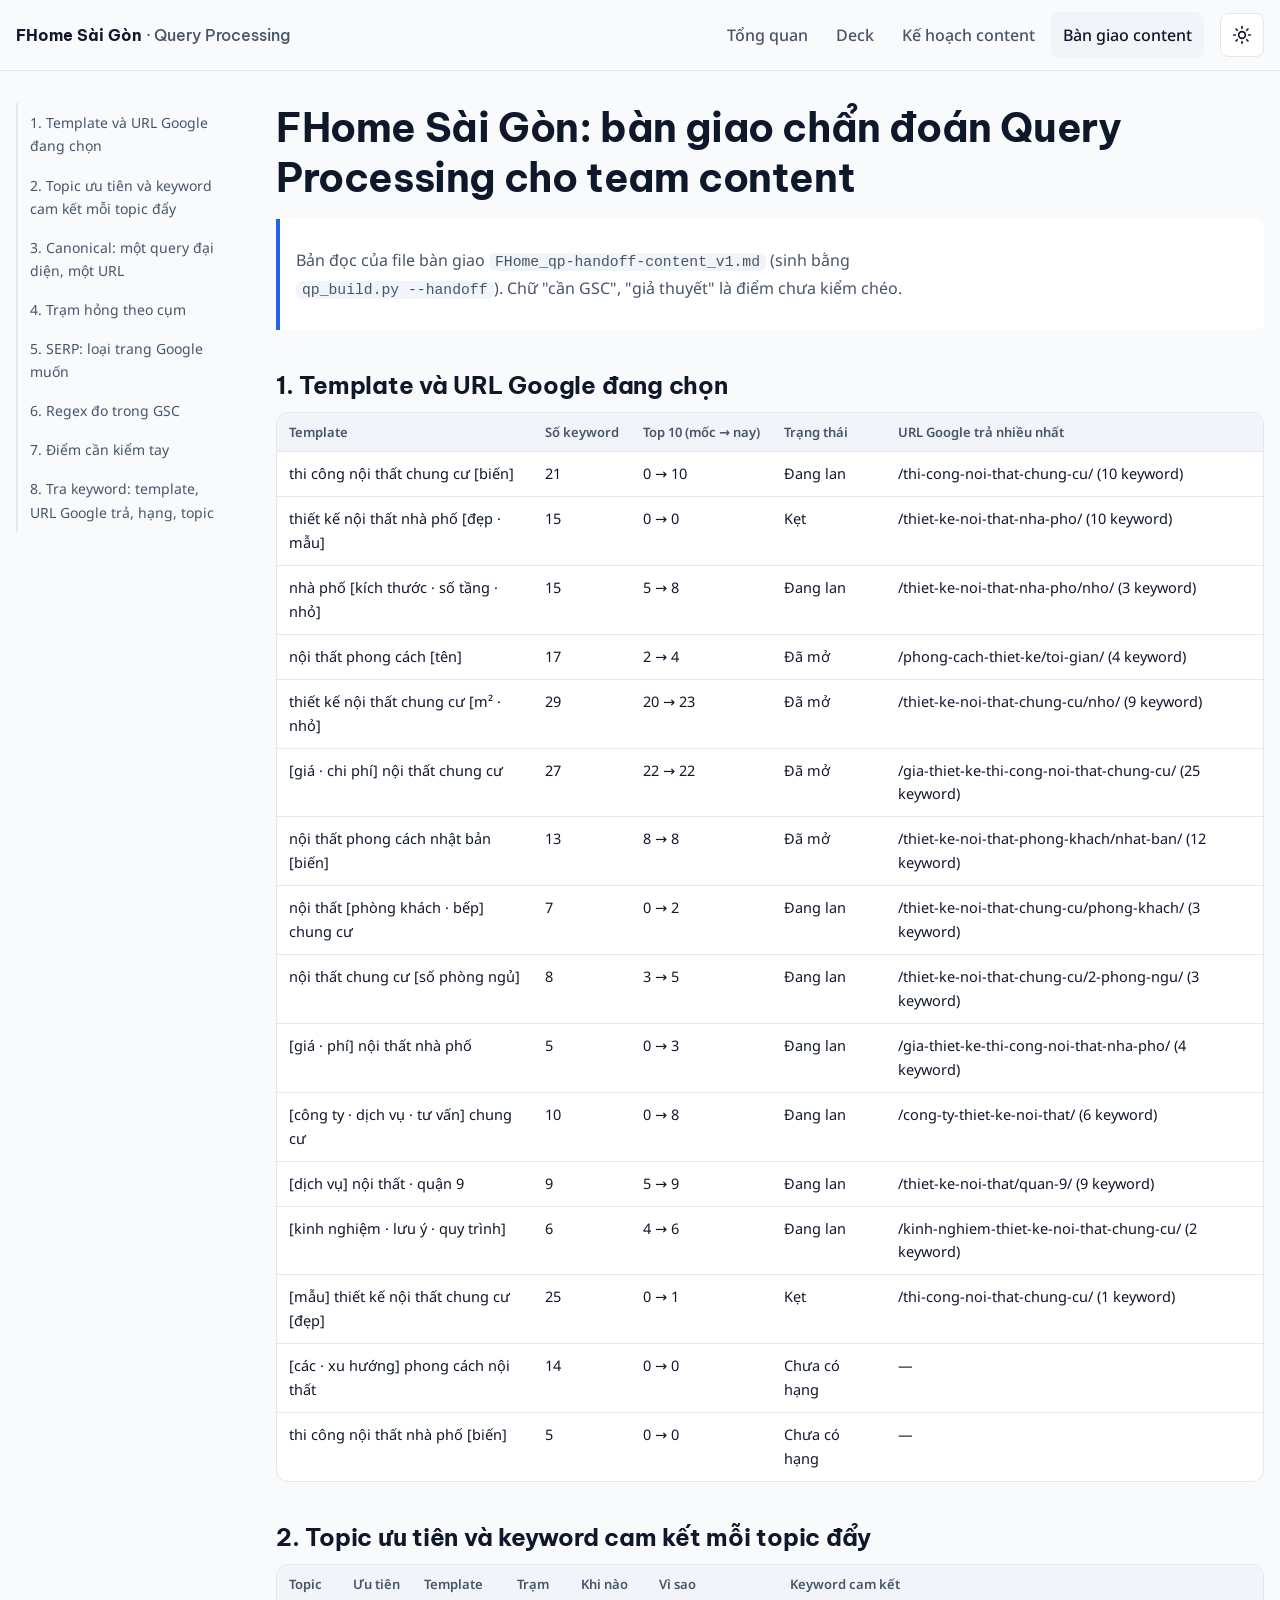
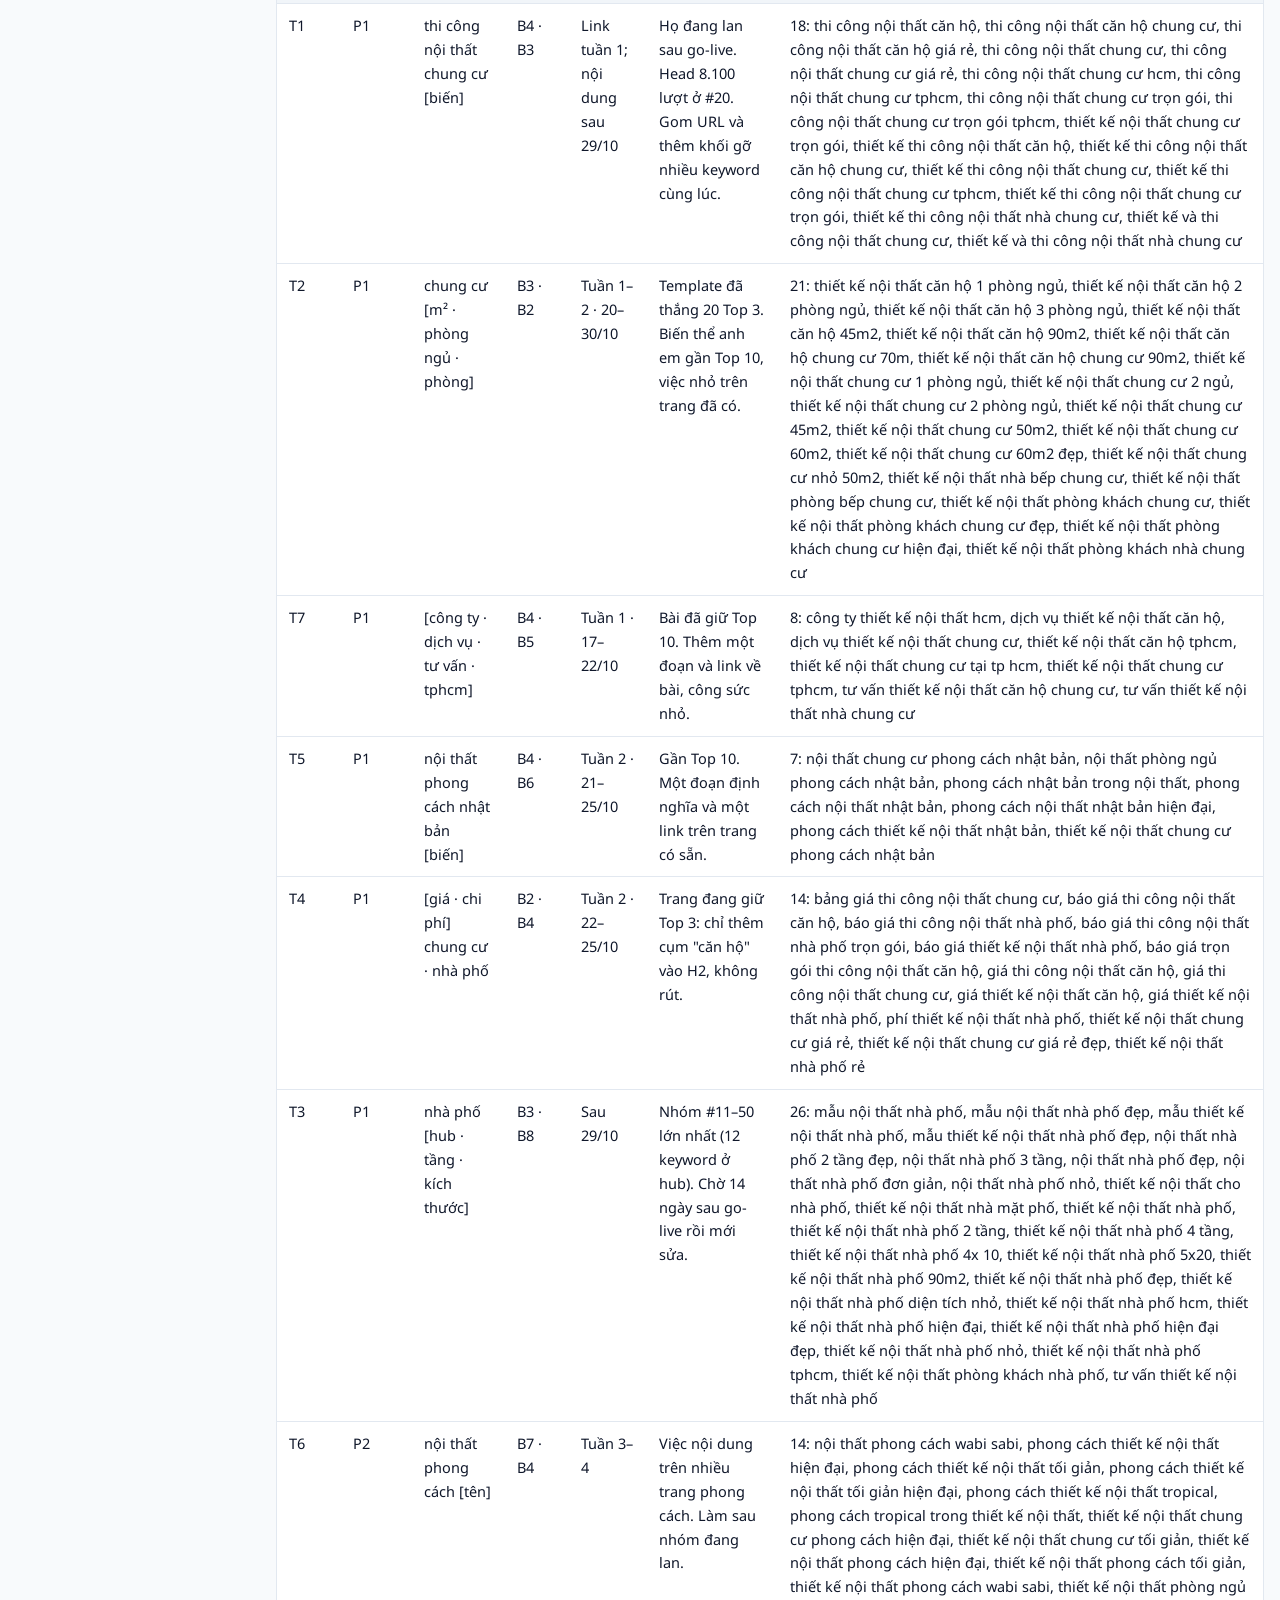
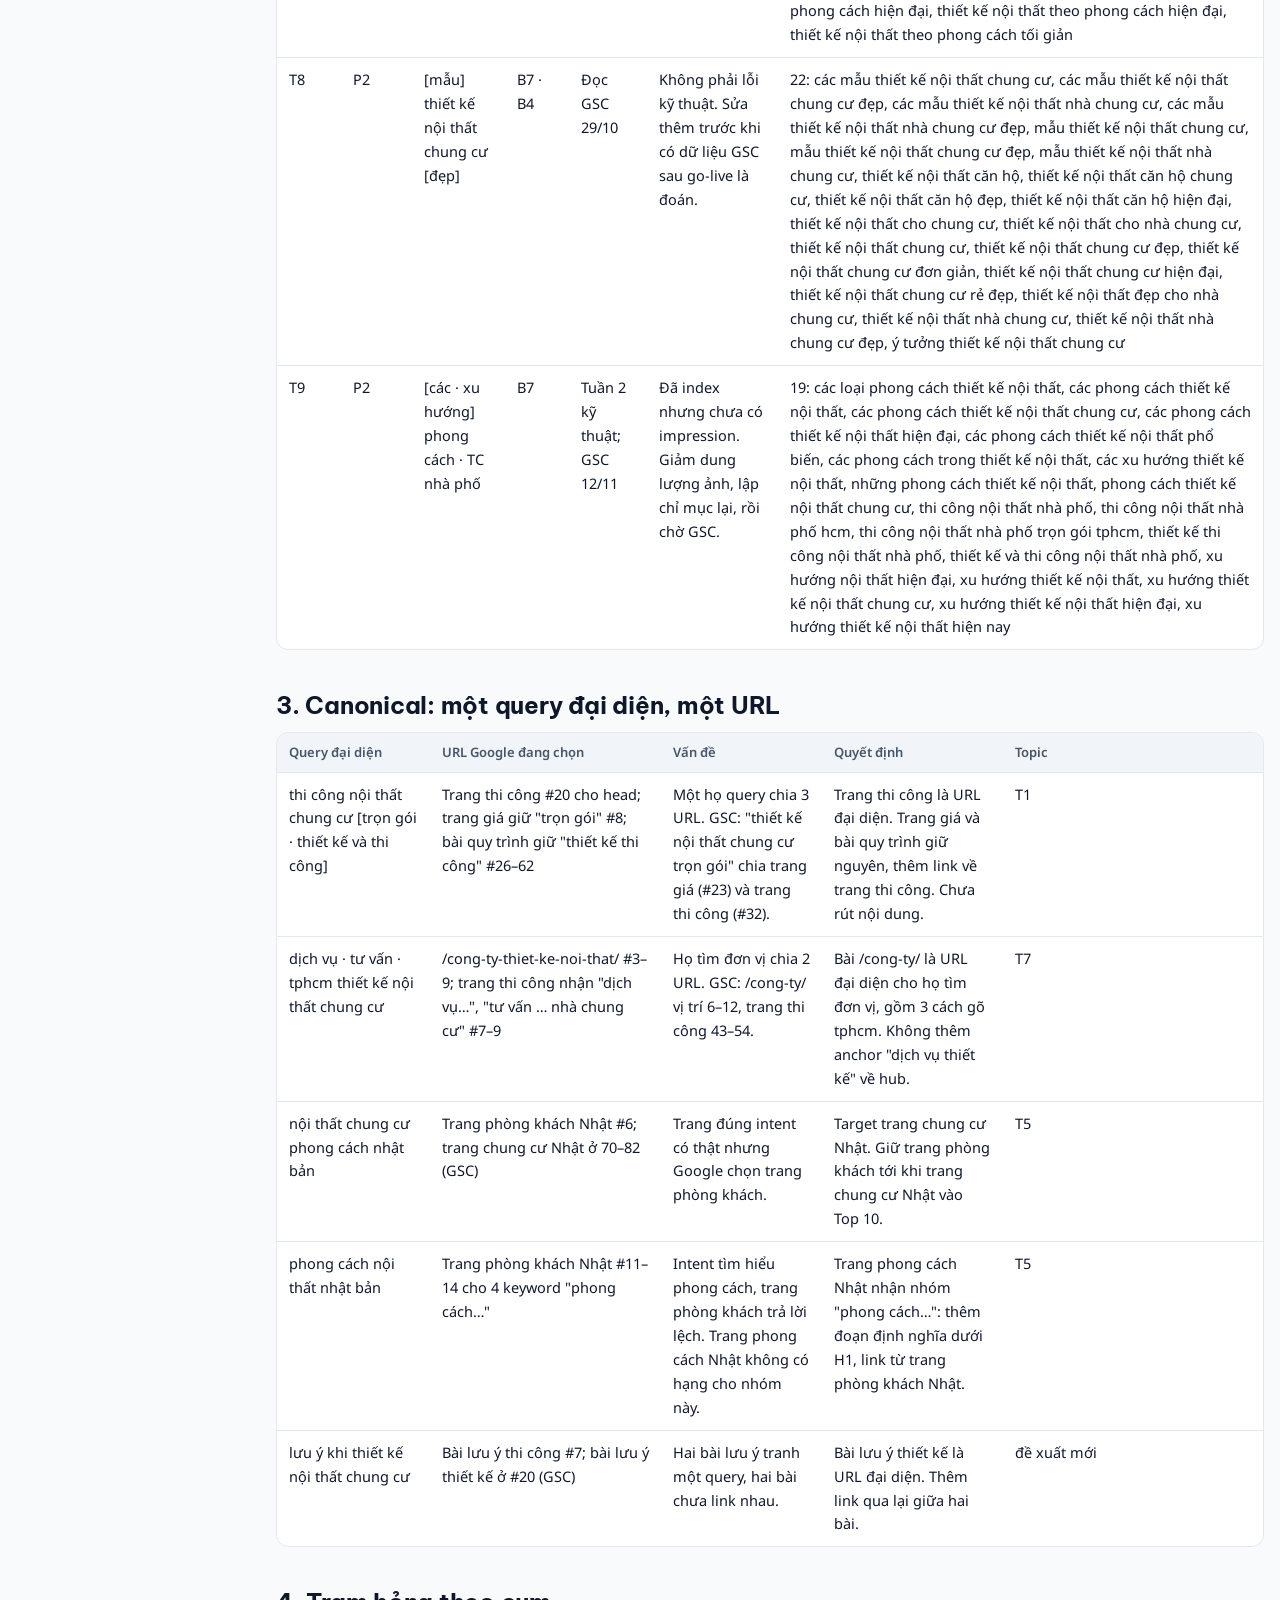
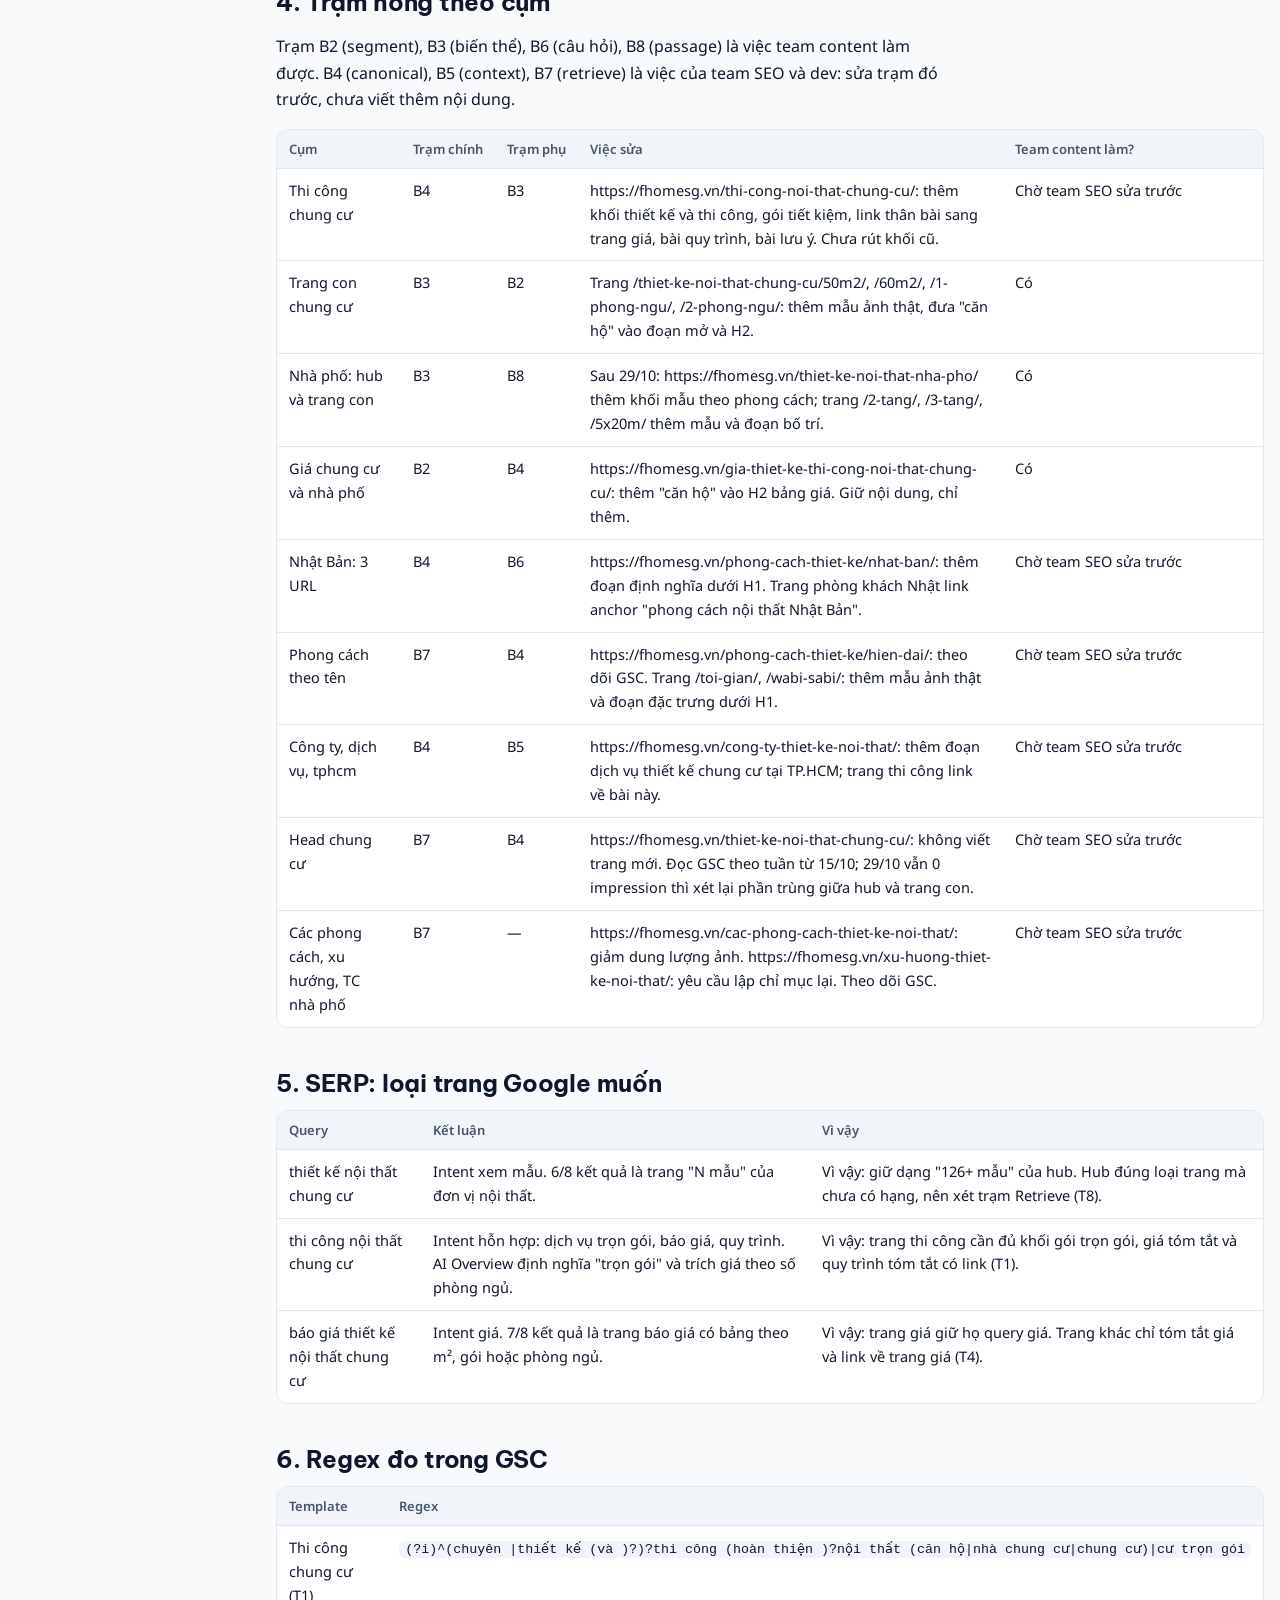
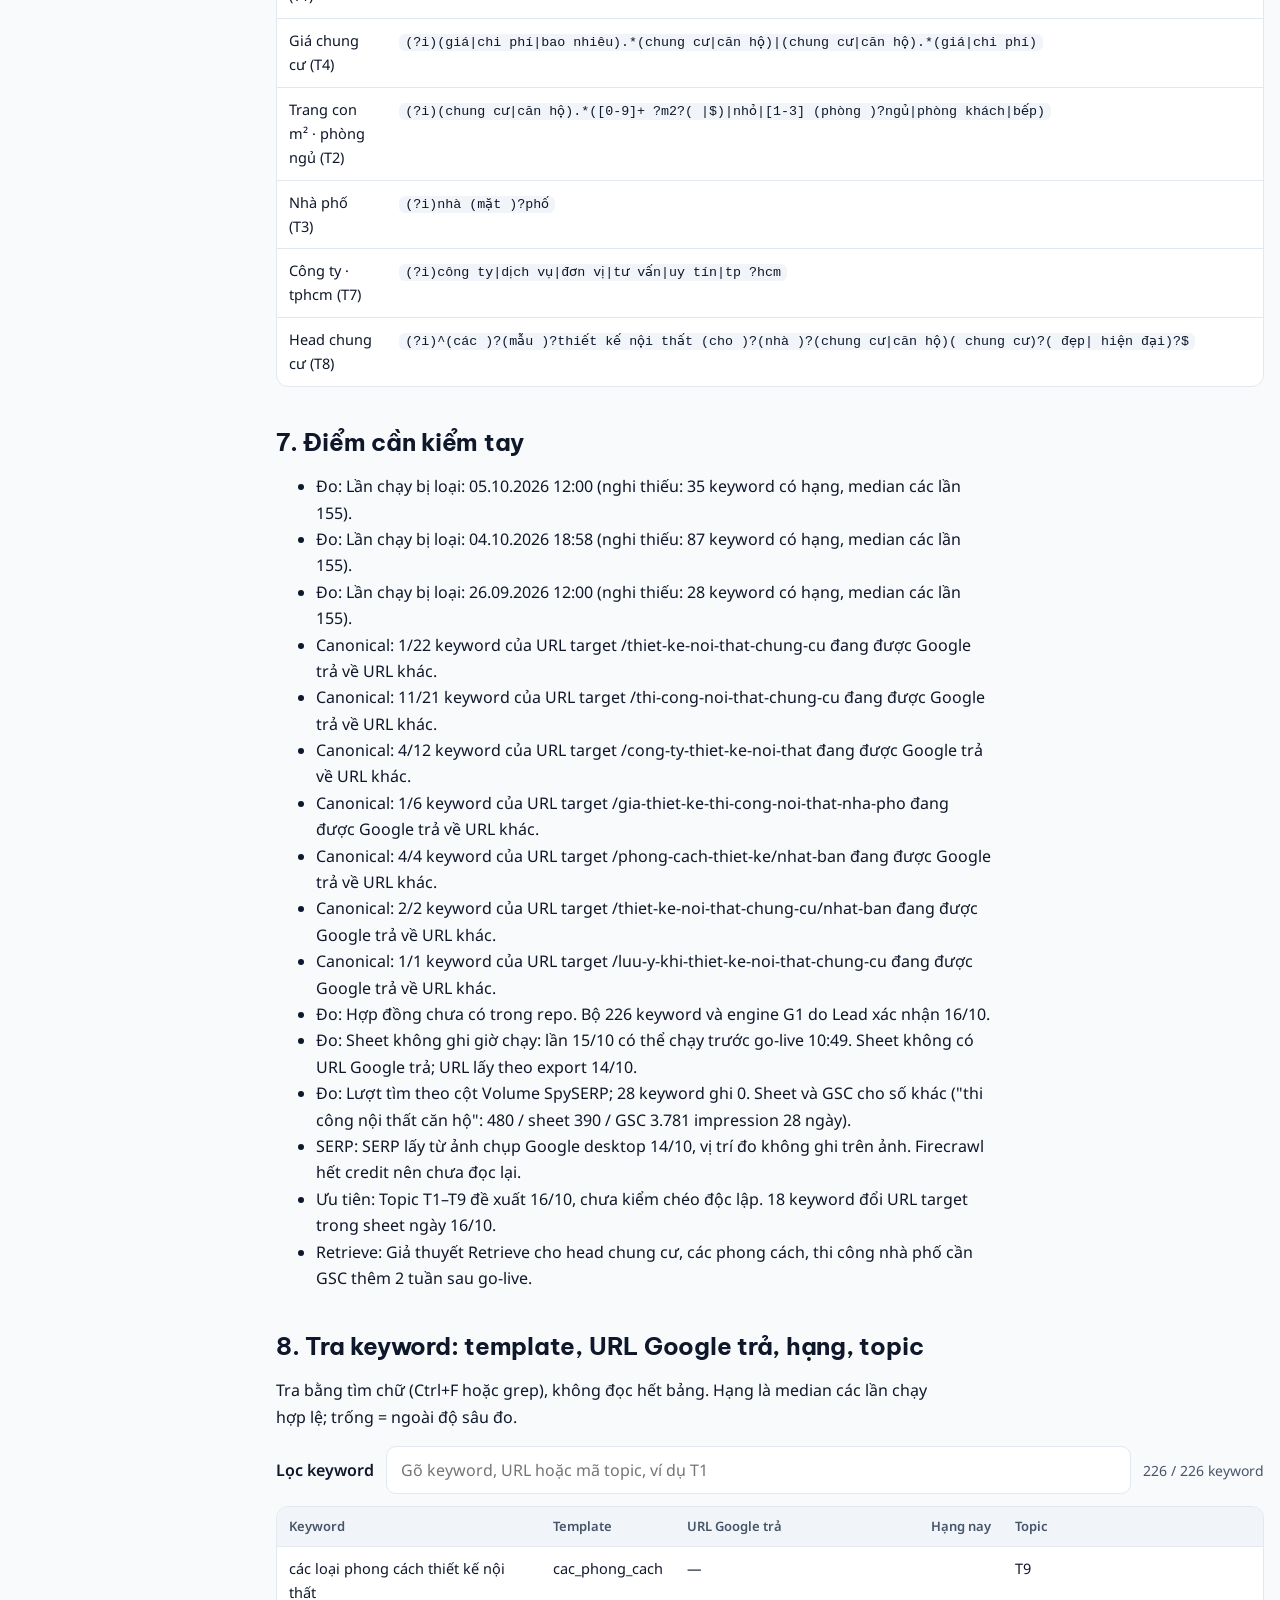
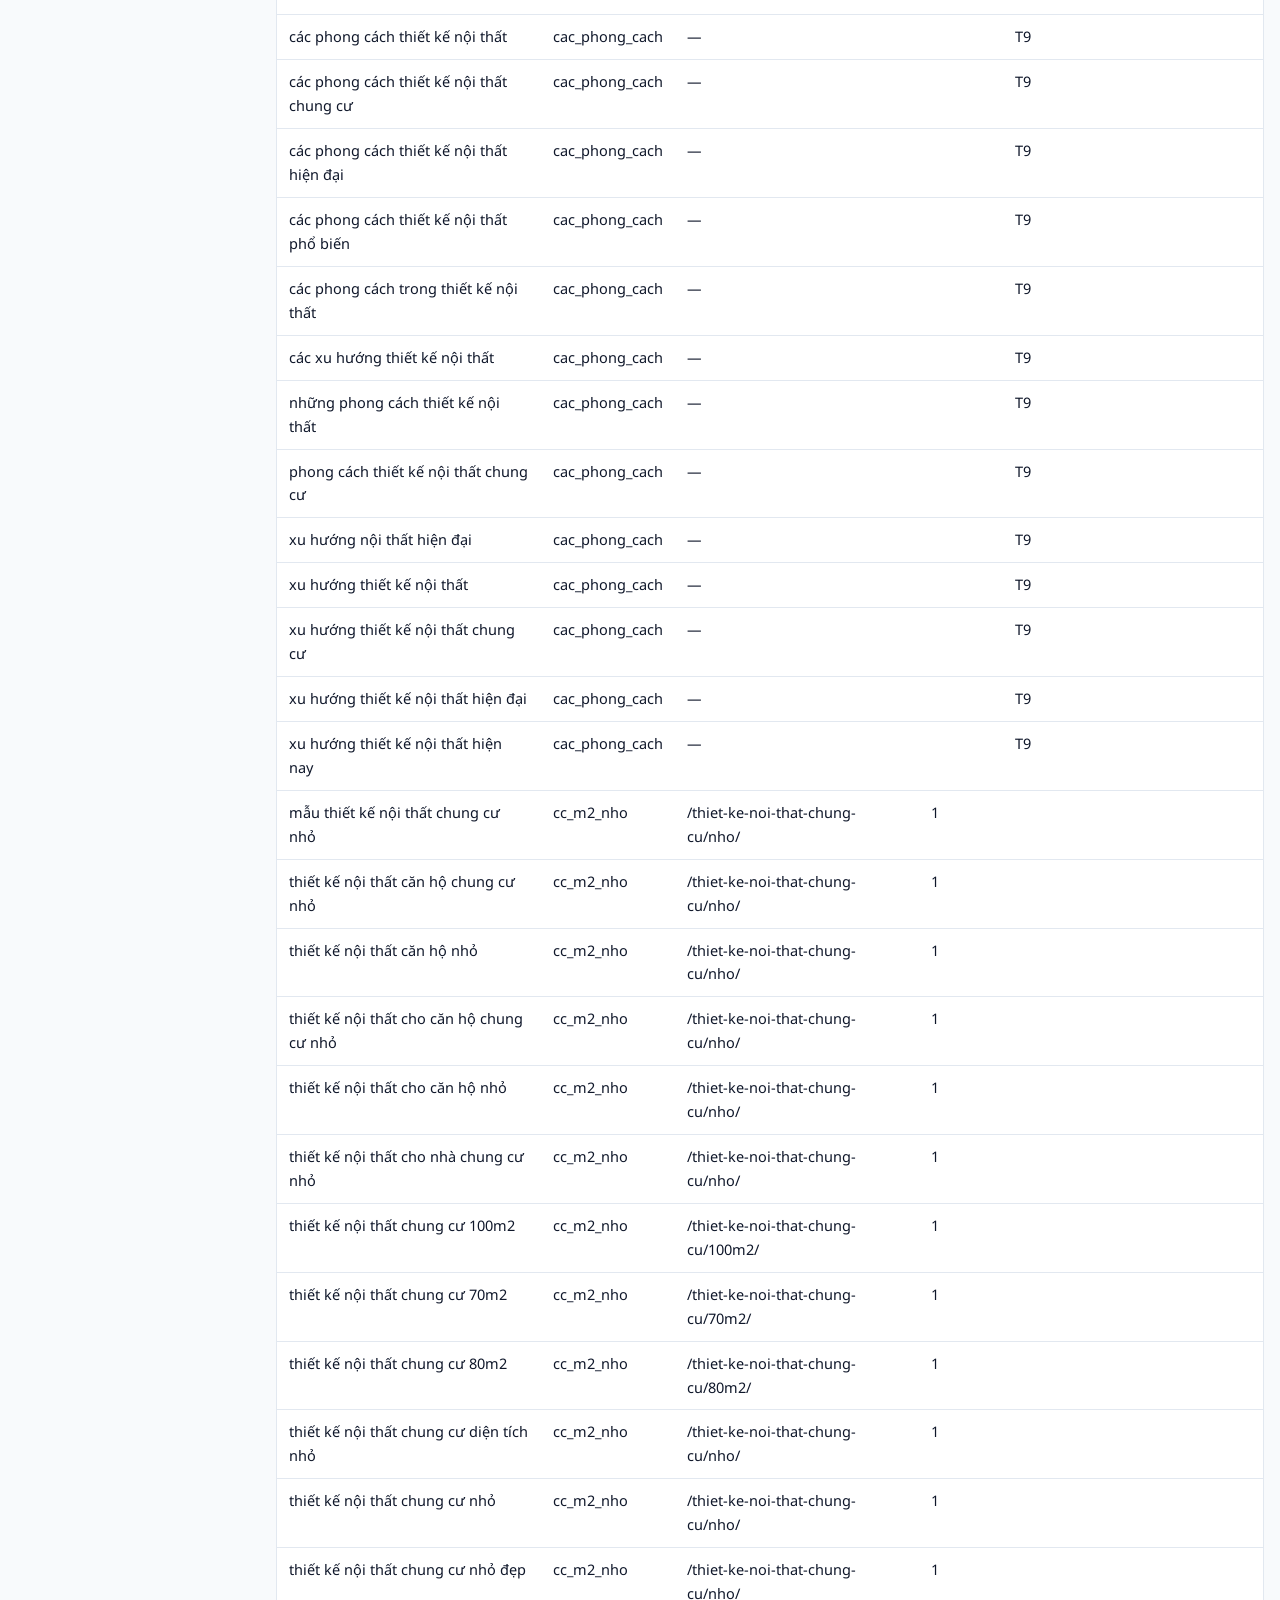
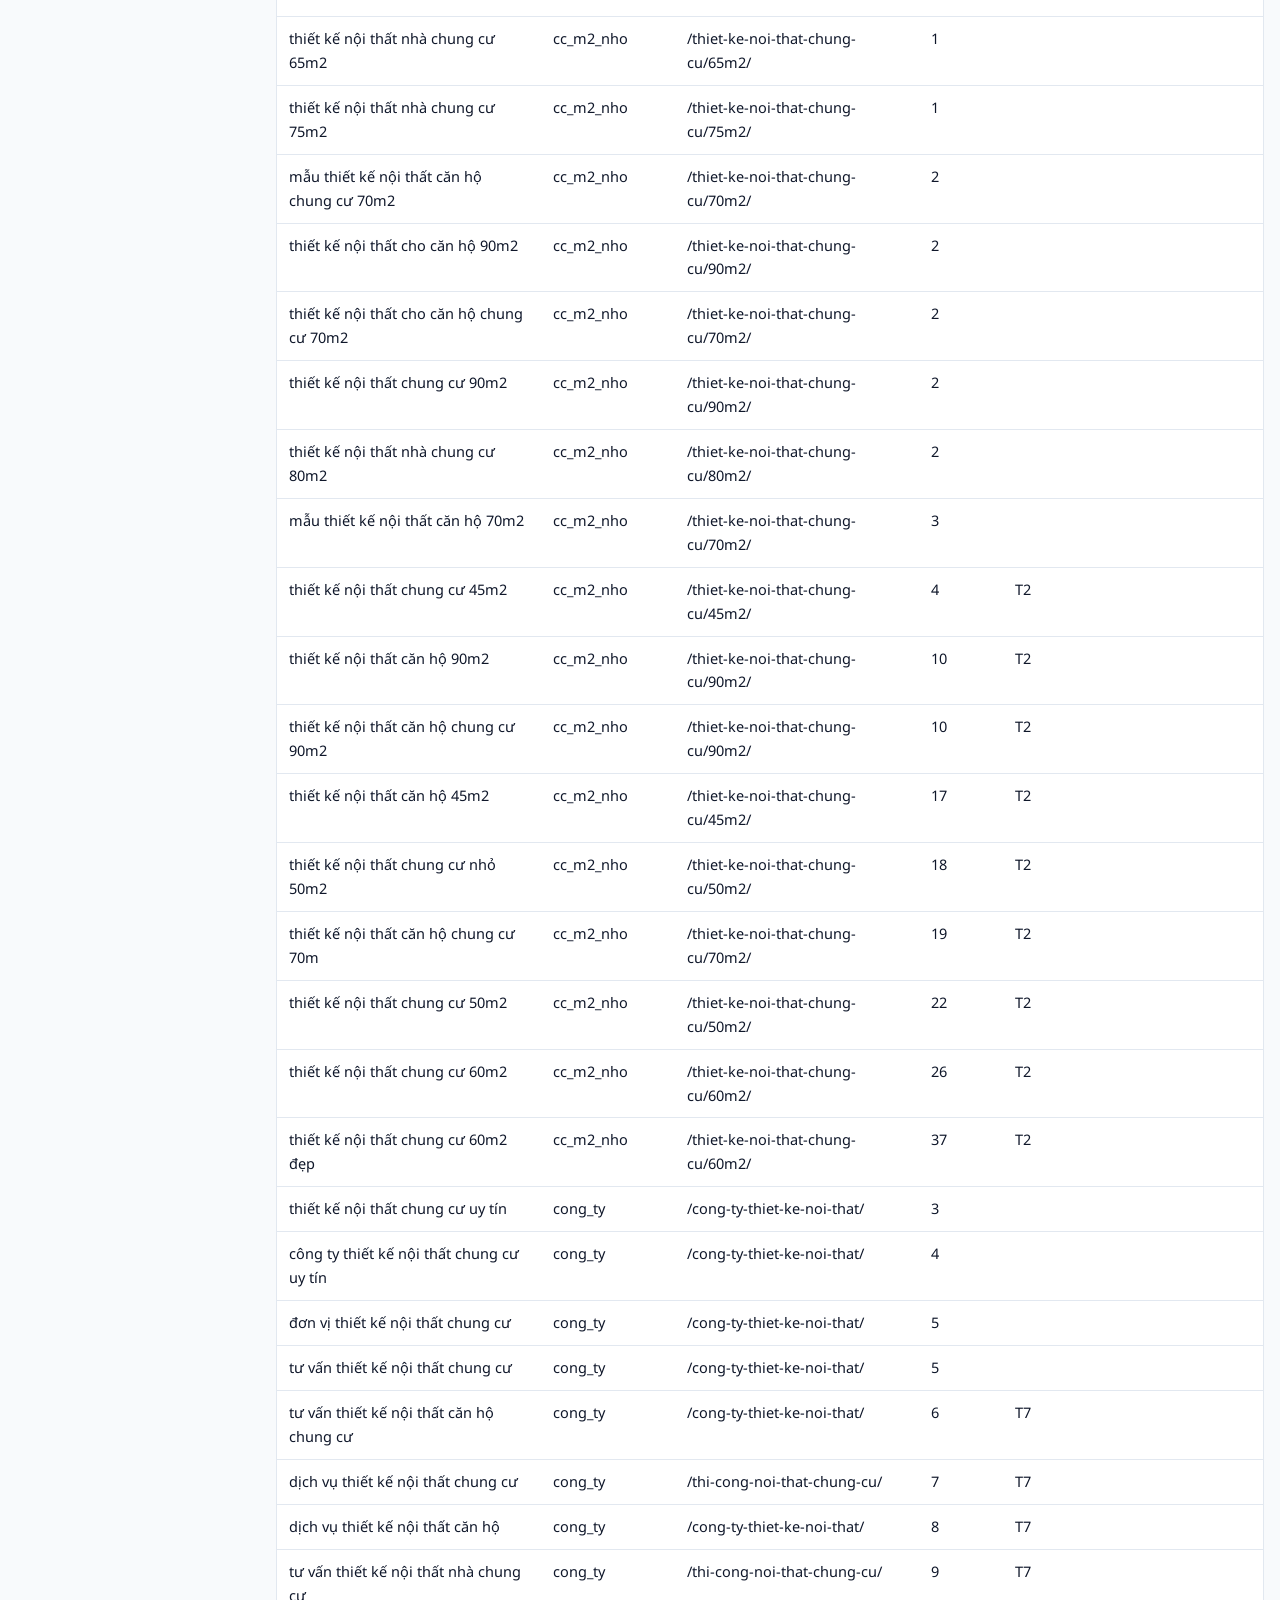
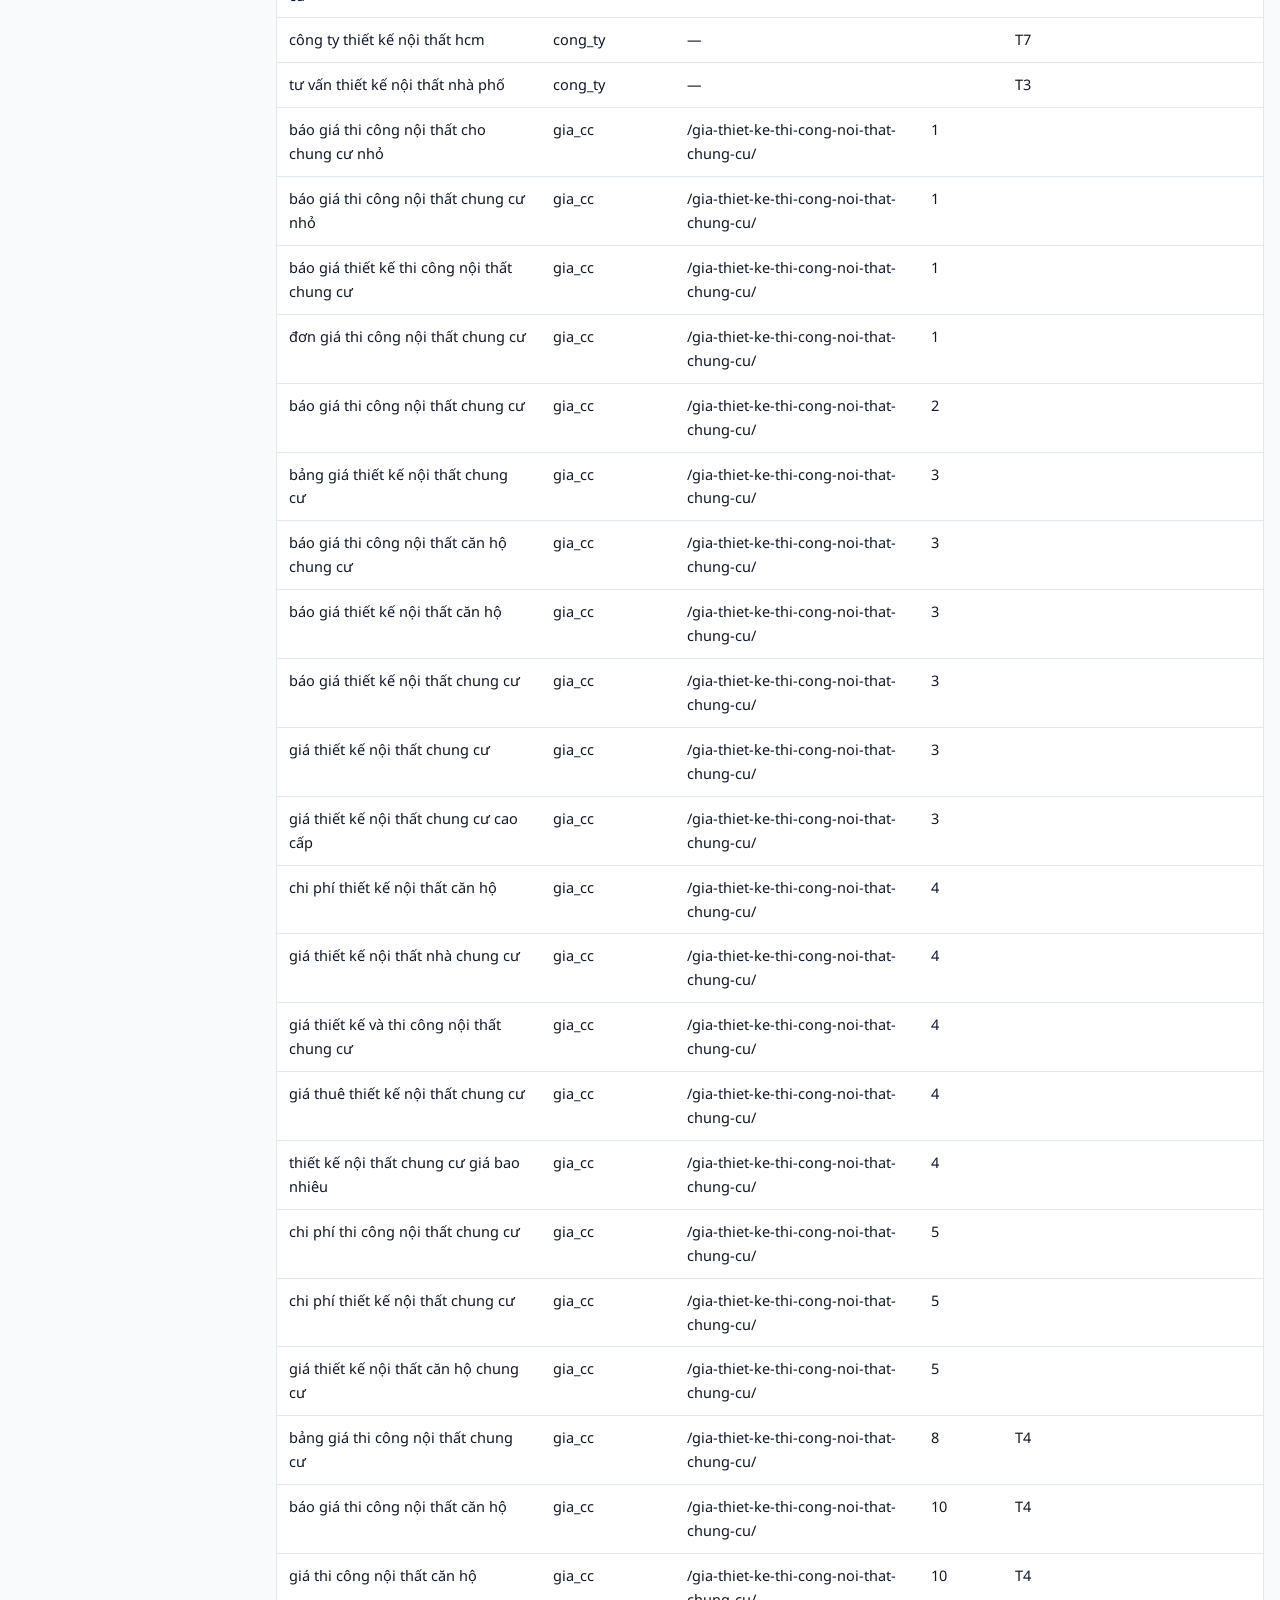
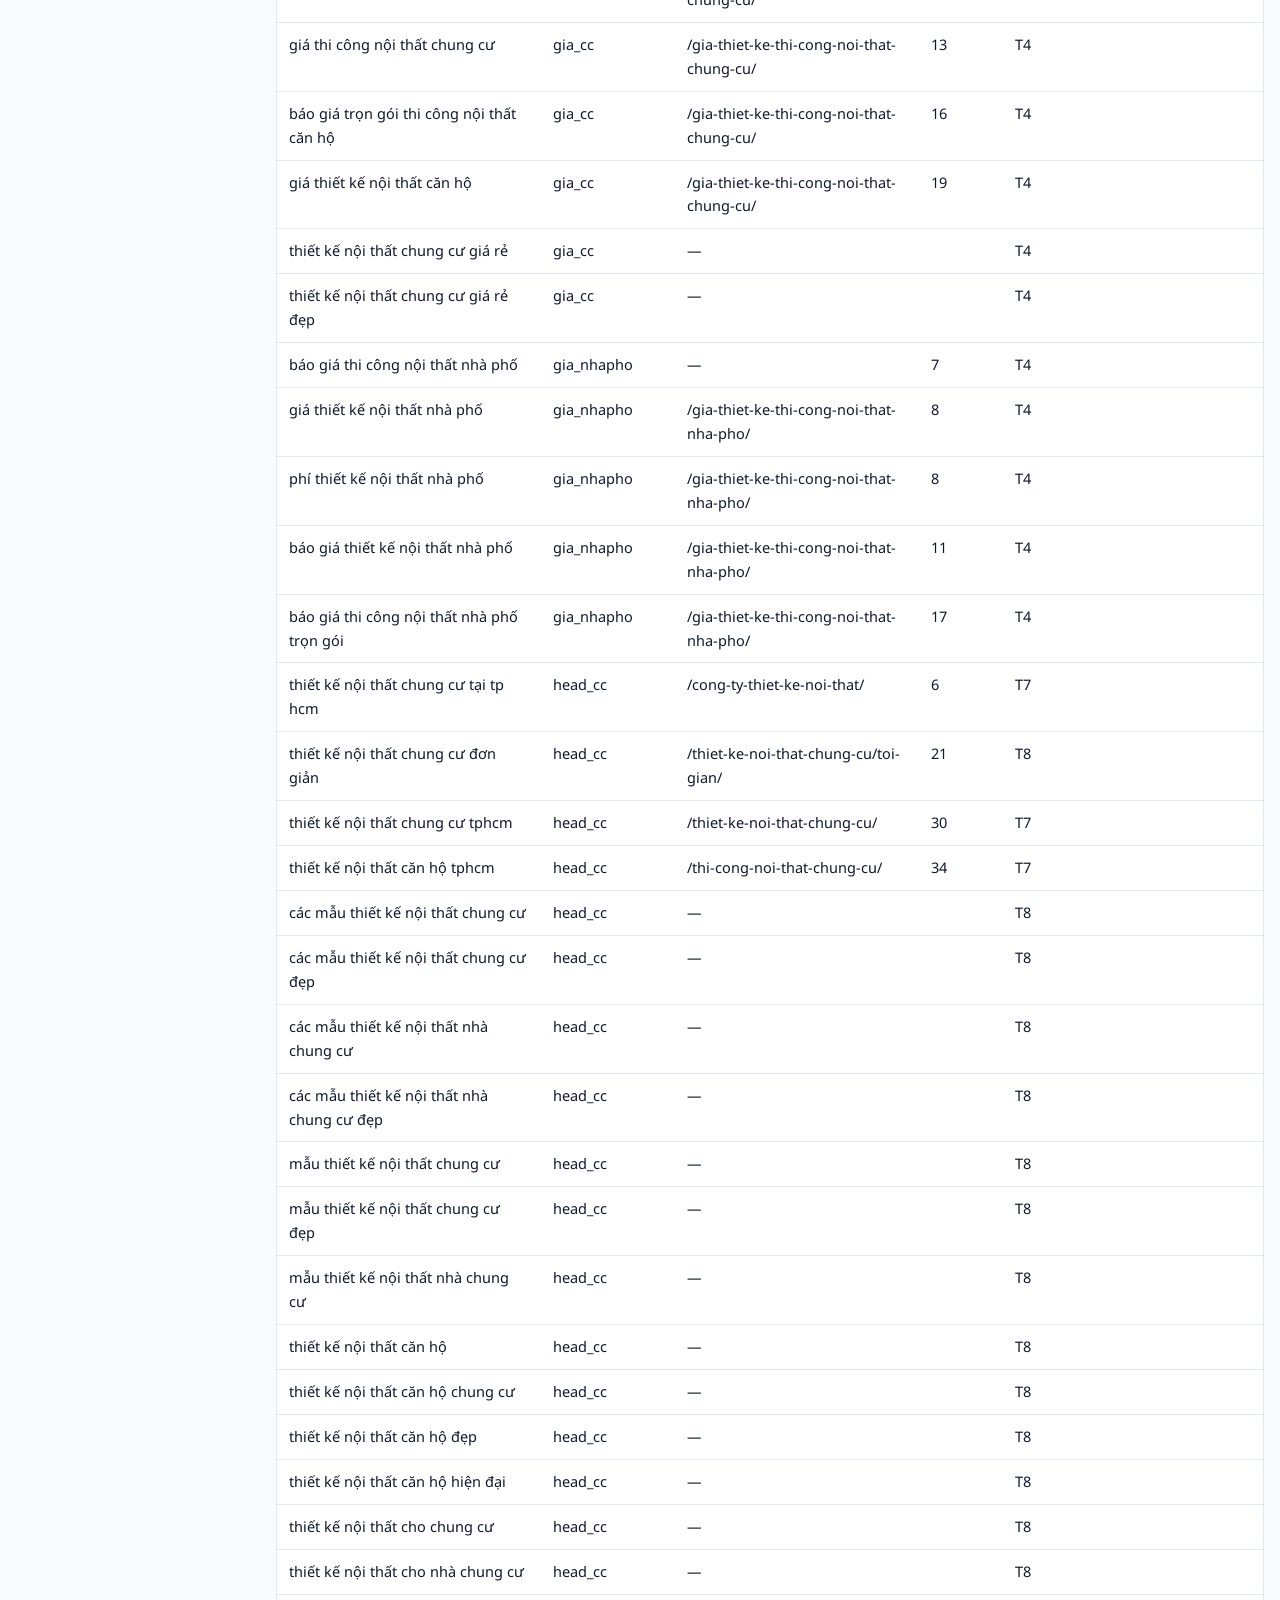
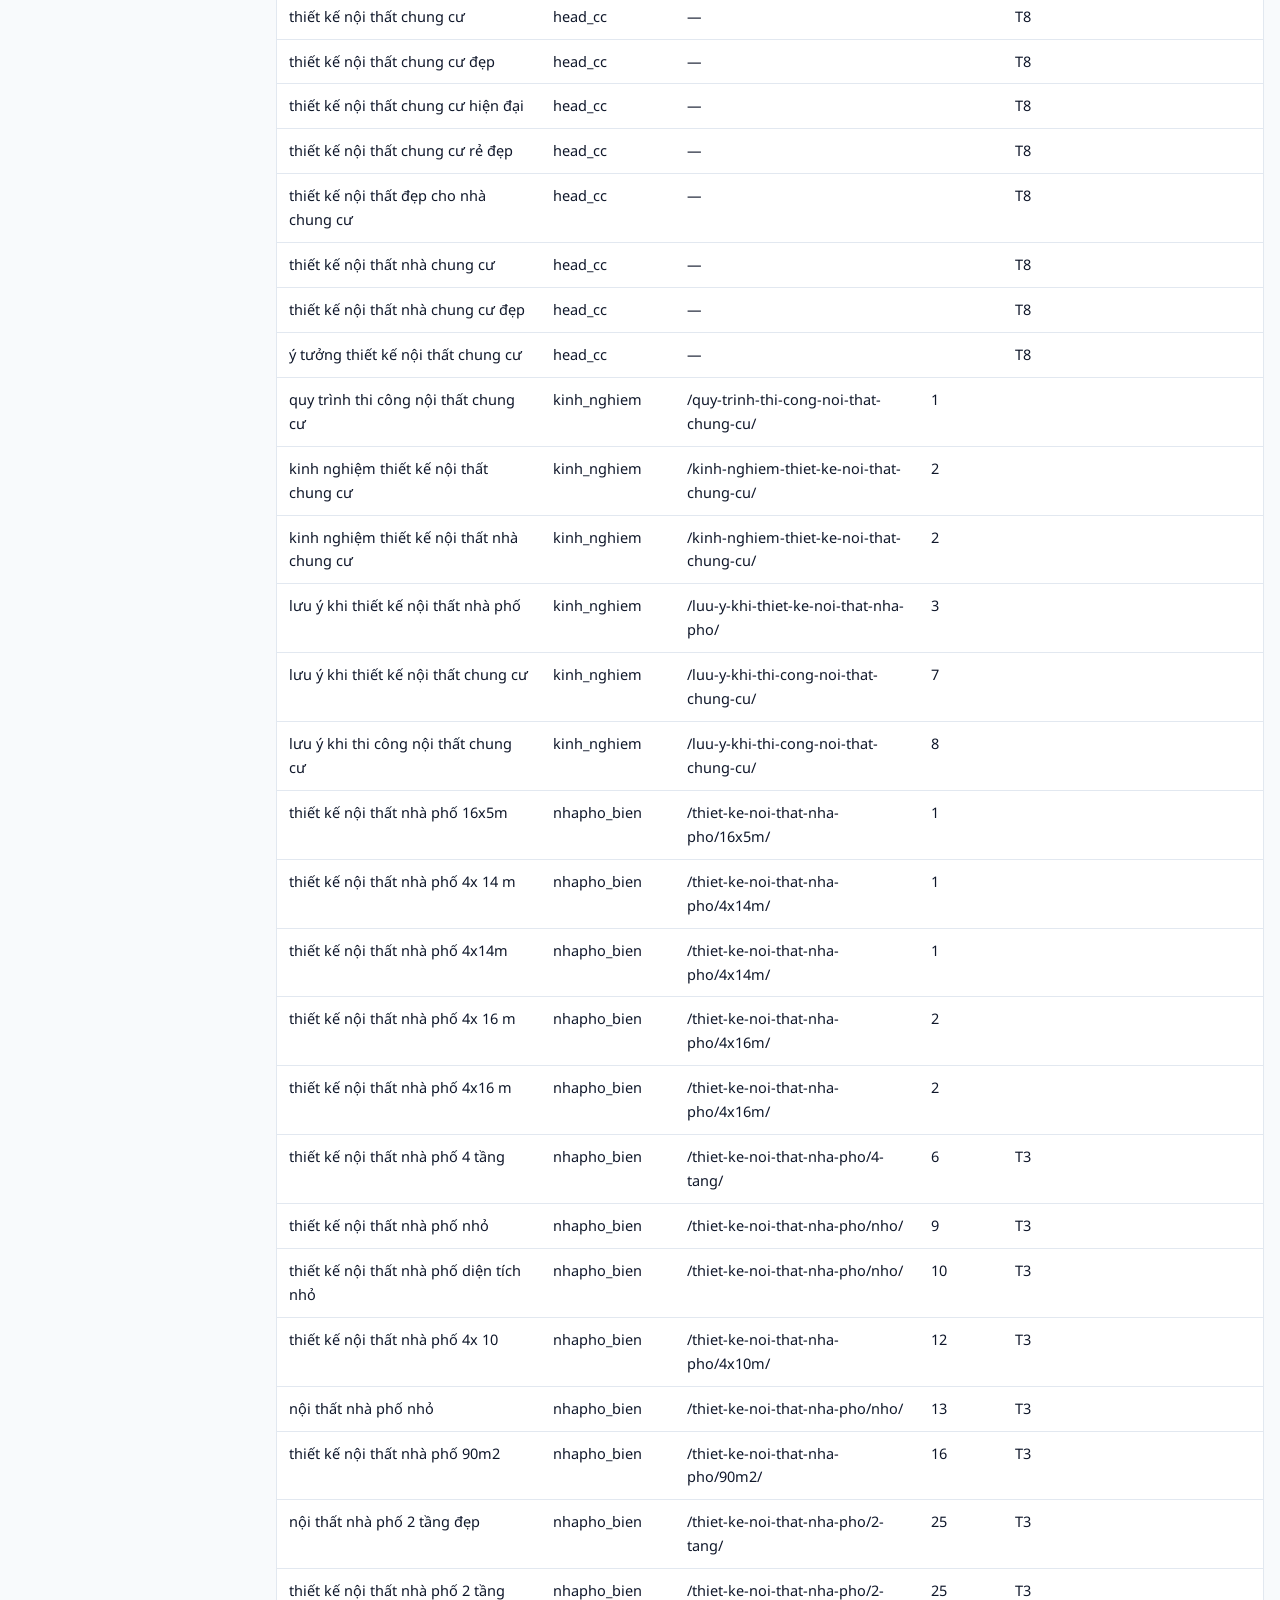
<file: handoff.html>
<!doctype html><html lang="vi"><head><meta charset="utf-8"><meta name="viewport" content="width=device-width, initial-scale=1">
<meta name="robots" content="noindex, nofollow, noarchive, nosnippet, noimageindex">
<meta name="googlebot" content="noindex, nofollow"><title>Bàn giao content QP</title><link rel="preconnect" href="https://fonts.googleapis.com"><link rel="preconnect" href="https://fonts.gstatic.com" crossorigin><link href="https://fonts.googleapis.com/css2?family=Be+Vietnam+Pro:wght@500;600;700&family=Noto+Sans:wght@400;500;600&display=swap" rel="stylesheet"><link rel="stylesheet" href="assets/style.css"><script>(function(){var k='qp-theme';try{var t=localStorage.getItem(k);if(t)document.documentElement.dataset.theme=t}catch(e){}document.addEventListener('click',function(e){var b=e.target.closest('.theme');if(!b)return;var r=document.documentElement,c=r.dataset.theme||(matchMedia('(prefers-color-scheme: dark)').matches?'dark':'light'),n=c==='dark'?'light':'dark';r.dataset.theme=n;try{localStorage.setItem(k,n)}catch(e){}})})()</script></head><body>
<a class="skip" href="#main">Bỏ qua tới nội dung</a>
<header class="top"><div class="bar wide"><a class="brand" href="index.html">FHome Sài Gòn <span>· Query Processing</span></a><nav class="links" aria-label="Điều hướng"><a href="index.html">Tổng quan</a><a href="deck.html">Deck</a><a href="content-plan.html">Kế hoạch content</a><a href="handoff.html" aria-current=page>Bàn giao content</a></nav><button class="theme" type="button" aria-label="Đổi chế độ sáng/tối"><svg width="20" height="20" viewBox="0 0 24 24" fill="none" stroke="currentColor" stroke-width="2" stroke-linecap="round" aria-hidden="true"><circle cx="12" cy="12" r="4"/><path d="M12 2v2M12 20v2M4.9 4.9l1.4 1.4M17.7 17.7l1.4 1.4M2 12h2M20 12h2M4.9 19.1l1.4-1.4M17.7 6.3l1.4-1.4"/></svg></button></div></header>
<main id="main" class=wide><div class="doc"><nav class="toc" aria-label="Mục lục"><ol><li><a href="#1-template-va-url-google-ang-chon">1. Template và URL Google đang chọn</a></li><li><a href="#2-topic-uu-tien-va-keyword-cam-ket-moi-topic-ay">2. Topic ưu tiên và keyword cam kết mỗi topic đẩy</a></li><li><a href="#3-canonical-mot-query-ai-dien-mot-url">3. Canonical: một query đại diện, một URL</a></li><li><a href="#4-tram-hong-theo-cum">4. Trạm hỏng theo cụm</a></li><li><a href="#5-serp-loai-trang-google-muon">5. SERP: loại trang Google muốn</a></li><li><a href="#6-regex-o-trong-gsc">6. Regex đo trong GSC</a></li><li><a href="#7-iem-can-kiem-tay">7. Điểm cần kiểm tay</a></li><li><a href="#8-tra-keyword-template-url-google-tra-hang-topic">8. Tra keyword: template, URL Google trả, hạng, topic</a></li></ol></nav><article class="prose"><h1>FHome Sài Gòn: bàn giao chẩn đoán Query Processing cho team content</h1>
<blockquote>
<p>Bản đọc của file bàn giao <code>FHome_qp-handoff-content_v1.md</code> (sinh bằng <code>qp_build.py --handoff</code>). Chữ "cần GSC", "giả thuyết" là điểm chưa kiểm chéo.</p>
</blockquote>
<h2 id="1-template-va-url-google-ang-chon">1. Template và URL Google đang chọn</h2>
<div class="table-wrap"><table>
<thead>
<tr>
<th>Template</th>
<th>Số keyword</th>
<th>Top 10 (mốc → nay)</th>
<th>Trạng thái</th>
<th>URL Google trả nhiều nhất</th>
</tr>
</thead>
<tbody>
<tr>
<td>thi công nội thất chung cư [biến]</td>
<td>21</td>
<td>0 → 10</td>
<td>Đang lan</td>
<td>/thi-cong-noi-that-chung-cu/ (10 keyword)</td>
</tr>
<tr>
<td>thiết kế nội thất nhà phố [đẹp · mẫu]</td>
<td>15</td>
<td>0 → 0</td>
<td>Kẹt</td>
<td>/thiet-ke-noi-that-nha-pho/ (10 keyword)</td>
</tr>
<tr>
<td>nhà phố [kích thước · số tầng · nhỏ]</td>
<td>15</td>
<td>5 → 8</td>
<td>Đang lan</td>
<td>/thiet-ke-noi-that-nha-pho/nho/ (3 keyword)</td>
</tr>
<tr>
<td>nội thất phong cách [tên]</td>
<td>17</td>
<td>2 → 4</td>
<td>Đã mở</td>
<td>/phong-cach-thiet-ke/toi-gian/ (4 keyword)</td>
</tr>
<tr>
<td>thiết kế nội thất chung cư [m² · nhỏ]</td>
<td>29</td>
<td>20 → 23</td>
<td>Đã mở</td>
<td>/thiet-ke-noi-that-chung-cu/nho/ (9 keyword)</td>
</tr>
<tr>
<td>[giá · chi phí] nội thất chung cư</td>
<td>27</td>
<td>22 → 22</td>
<td>Đã mở</td>
<td>/gia-thiet-ke-thi-cong-noi-that-chung-cu/ (25 keyword)</td>
</tr>
<tr>
<td>nội thất phong cách nhật bản [biến]</td>
<td>13</td>
<td>8 → 8</td>
<td>Đã mở</td>
<td>/thiet-ke-noi-that-phong-khach/nhat-ban/ (12 keyword)</td>
</tr>
<tr>
<td>nội thất [phòng khách · bếp] chung cư</td>
<td>7</td>
<td>0 → 2</td>
<td>Đang lan</td>
<td>/thiet-ke-noi-that-chung-cu/phong-khach/ (3 keyword)</td>
</tr>
<tr>
<td>nội thất chung cư [số phòng ngủ]</td>
<td>8</td>
<td>3 → 5</td>
<td>Đang lan</td>
<td>/thiet-ke-noi-that-chung-cu/2-phong-ngu/ (3 keyword)</td>
</tr>
<tr>
<td>[giá · phí] nội thất nhà phố</td>
<td>5</td>
<td>0 → 3</td>
<td>Đang lan</td>
<td>/gia-thiet-ke-thi-cong-noi-that-nha-pho/ (4 keyword)</td>
</tr>
<tr>
<td>[công ty · dịch vụ · tư vấn] chung cư</td>
<td>10</td>
<td>0 → 8</td>
<td>Đang lan</td>
<td>/cong-ty-thiet-ke-noi-that/ (6 keyword)</td>
</tr>
<tr>
<td>[dịch vụ] nội thất · quận 9</td>
<td>9</td>
<td>5 → 9</td>
<td>Đang lan</td>
<td>/thiet-ke-noi-that/quan-9/ (9 keyword)</td>
</tr>
<tr>
<td>[kinh nghiệm · lưu ý · quy trình]</td>
<td>6</td>
<td>4 → 6</td>
<td>Đang lan</td>
<td>/kinh-nghiem-thiet-ke-noi-that-chung-cu/ (2 keyword)</td>
</tr>
<tr>
<td>[mẫu] thiết kế nội thất chung cư [đẹp]</td>
<td>25</td>
<td>0 → 1</td>
<td>Kẹt</td>
<td>/thi-cong-noi-that-chung-cu/ (1 keyword)</td>
</tr>
<tr>
<td>[các · xu hướng] phong cách nội thất</td>
<td>14</td>
<td>0 → 0</td>
<td>Chưa có hạng</td>
<td>—</td>
</tr>
<tr>
<td>thi công nội thất nhà phố [biến]</td>
<td>5</td>
<td>0 → 0</td>
<td>Chưa có hạng</td>
<td>—</td>
</tr>
</tbody>
</table></div>
<h2 id="2-topic-uu-tien-va-keyword-cam-ket-moi-topic-ay">2. Topic ưu tiên và keyword cam kết mỗi topic đẩy</h2>
<div class="table-wrap"><table>
<thead>
<tr>
<th>Topic</th>
<th>Ưu tiên</th>
<th>Template</th>
<th>Trạm</th>
<th>Khi nào</th>
<th>Vì sao</th>
<th>Keyword cam kết</th>
</tr>
</thead>
<tbody>
<tr>
<td>T1</td>
<td>P1</td>
<td>thi công nội thất chung cư [biến]</td>
<td>B4 · B3</td>
<td>Link tuần 1; nội dung sau 29/10</td>
<td>Họ đang lan sau go-live. Head 8.100 lượt ở #20. Gom URL và thêm khối gỡ nhiều keyword cùng lúc.</td>
<td>18: thi công nội thất căn hộ, thi công nội thất căn hộ chung cư, thi công nội thất căn hộ giá rẻ, thi công nội thất chung cư, thi công nội thất chung cư giá rẻ, thi công nội thất chung cư hcm, thi công nội thất chung cư tphcm, thi công nội thất chung cư trọn gói, thi công nội thất chung cư trọn gói tphcm, thiết kế nội thất chung cư trọn gói, thiết kế thi công nội thất căn hộ, thiết kế thi công nội thất căn hộ chung cư, thiết kế thi công nội thất chung cư, thiết kế thi công nội thất chung cư tphcm, thiết kế thi công nội thất chung cư trọn gói, thiết kế thi công nội thất nhà chung cư, thiết kế và thi công nội thất chung cư, thiết kế và thi công nội thất nhà chung cư</td>
</tr>
<tr>
<td>T2</td>
<td>P1</td>
<td>chung cư [m² · phòng ngủ · phòng]</td>
<td>B3 · B2</td>
<td>Tuần 1–2 · 20–30/10</td>
<td>Template đã thắng 20 Top 3. Biến thể anh em gần Top 10, việc nhỏ trên trang đã có.</td>
<td>21: thiết kế nội thất căn hộ 1 phòng ngủ, thiết kế nội thất căn hộ 2 phòng ngủ, thiết kế nội thất căn hộ 3 phòng ngủ, thiết kế nội thất căn hộ 45m2, thiết kế nội thất căn hộ 90m2, thiết kế nội thất căn hộ chung cư 70m, thiết kế nội thất căn hộ chung cư 90m2, thiết kế nội thất chung cư 1 phòng ngủ, thiết kế nội thất chung cư 2 ngủ, thiết kế nội thất chung cư 2 phòng ngủ, thiết kế nội thất chung cư 45m2, thiết kế nội thất chung cư 50m2, thiết kế nội thất chung cư 60m2, thiết kế nội thất chung cư 60m2 đẹp, thiết kế nội thất chung cư nhỏ 50m2, thiết kế nội thất nhà bếp chung cư, thiết kế nội thất phòng bếp chung cư, thiết kế nội thất phòng khách chung cư, thiết kế nội thất phòng khách chung cư đẹp, thiết kế nội thất phòng khách chung cư hiện đại, thiết kế nội thất phòng khách nhà chung cư</td>
</tr>
<tr>
<td>T7</td>
<td>P1</td>
<td>[công ty · dịch vụ · tư vấn · tphcm]</td>
<td>B4 · B5</td>
<td>Tuần 1 · 17–22/10</td>
<td>Bài đã giữ Top 10. Thêm một đoạn và link về bài, công sức nhỏ.</td>
<td>8: công ty thiết kế nội thất hcm, dịch vụ thiết kế nội thất căn hộ, dịch vụ thiết kế nội thất chung cư, thiết kế nội thất căn hộ tphcm, thiết kế nội thất chung cư tại tp hcm, thiết kế nội thất chung cư tphcm, tư vấn thiết kế nội thất căn hộ chung cư, tư vấn thiết kế nội thất nhà chung cư</td>
</tr>
<tr>
<td>T5</td>
<td>P1</td>
<td>nội thất phong cách nhật bản [biến]</td>
<td>B4 · B6</td>
<td>Tuần 2 · 21–25/10</td>
<td>Gần Top 10. Một đoạn định nghĩa và một link trên trang có sẵn.</td>
<td>7: nội thất chung cư phong cách nhật bản, nội thất phòng ngủ phong cách nhật bản, phong cách nhật bản trong nội thất, phong cách nội thất nhật bản, phong cách nội thất nhật bản hiện đại, phong cách thiết kế nội thất nhật bản, thiết kế nội thất chung cư phong cách nhật bản</td>
</tr>
<tr>
<td>T4</td>
<td>P1</td>
<td>[giá · chi phí] chung cư · nhà phố</td>
<td>B2 · B4</td>
<td>Tuần 2 · 22–25/10</td>
<td>Trang đang giữ Top 3: chỉ thêm cụm "căn hộ" vào H2, không rút.</td>
<td>14: bảng giá thi công nội thất chung cư, báo giá thi công nội thất căn hộ, báo giá thi công nội thất nhà phố, báo giá thi công nội thất nhà phố trọn gói, báo giá thiết kế nội thất nhà phố, báo giá trọn gói thi công nội thất căn hộ, giá thi công nội thất căn hộ, giá thi công nội thất chung cư, giá thiết kế nội thất căn hộ, giá thiết kế nội thất nhà phố, phí thiết kế nội thất nhà phố, thiết kế nội thất chung cư giá rẻ, thiết kế nội thất chung cư giá rẻ đẹp, thiết kế nội thất nhà phố rẻ</td>
</tr>
<tr>
<td>T3</td>
<td>P1</td>
<td>nhà phố [hub · tầng · kích thước]</td>
<td>B3 · B8</td>
<td>Sau 29/10</td>
<td>Nhóm #11–50 lớn nhất (12 keyword ở hub). Chờ 14 ngày sau go-live rồi mới sửa.</td>
<td>26: mẫu nội thất nhà phố, mẫu nội thất nhà phố đẹp, mẫu thiết kế nội thất nhà phố, mẫu thiết kế nội thất nhà phố đẹp, nội thất nhà phố 2 tầng đẹp, nội thất nhà phố 3 tầng, nội thất nhà phố đẹp, nội thất nhà phố đơn giản, nội thất nhà phố nhỏ, thiết kế nội thất cho nhà phố, thiết kế nội thất nhà mặt phố, thiết kế nội thất nhà phố, thiết kế nội thất nhà phố 2 tầng, thiết kế nội thất nhà phố 4 tầng, thiết kế nội thất nhà phố 4x 10, thiết kế nội thất nhà phố 5x20, thiết kế nội thất nhà phố 90m2, thiết kế nội thất nhà phố đẹp, thiết kế nội thất nhà phố diện tích nhỏ, thiết kế nội thất nhà phố hcm, thiết kế nội thất nhà phố hiện đại, thiết kế nội thất nhà phố hiện đại đẹp, thiết kế nội thất nhà phố nhỏ, thiết kế nội thất nhà phố tphcm, thiết kế nội thất phòng khách nhà phố, tư vấn thiết kế nội thất nhà phố</td>
</tr>
<tr>
<td>T6</td>
<td>P2</td>
<td>nội thất phong cách [tên]</td>
<td>B7 · B4</td>
<td>Tuần 3–4</td>
<td>Việc nội dung trên nhiều trang phong cách. Làm sau nhóm đang lan.</td>
<td>14: nội thất phong cách wabi sabi, phong cách thiết kế nội thất hiện đại, phong cách thiết kế nội thất tối giản, phong cách thiết kế nội thất tối giản hiện đại, phong cách thiết kế nội thất tropical, phong cách tropical trong thiết kế nội thất, thiết kế nội thất chung cư phong cách hiện đại, thiết kế nội thất chung cư tối giản, thiết kế nội thất phong cách hiện đại, thiết kế nội thất phong cách tối giản, thiết kế nội thất phong cách wabi sabi, thiết kế nội thất phòng ngủ phong cách hiện đại, thiết kế nội thất theo phong cách hiện đại, thiết kế nội thất theo phong cách tối giản</td>
</tr>
<tr>
<td>T8</td>
<td>P2</td>
<td>[mẫu] thiết kế nội thất chung cư [đẹp]</td>
<td>B7 · B4</td>
<td>Đọc GSC 29/10</td>
<td>Không phải lỗi kỹ thuật. Sửa thêm trước khi có dữ liệu GSC sau go-live là đoán.</td>
<td>22: các mẫu thiết kế nội thất chung cư, các mẫu thiết kế nội thất chung cư đẹp, các mẫu thiết kế nội thất nhà chung cư, các mẫu thiết kế nội thất nhà chung cư đẹp, mẫu thiết kế nội thất chung cư, mẫu thiết kế nội thất chung cư đẹp, mẫu thiết kế nội thất nhà chung cư, thiết kế nội thất căn hộ, thiết kế nội thất căn hộ chung cư, thiết kế nội thất căn hộ đẹp, thiết kế nội thất căn hộ hiện đại, thiết kế nội thất cho chung cư, thiết kế nội thất cho nhà chung cư, thiết kế nội thất chung cư, thiết kế nội thất chung cư đẹp, thiết kế nội thất chung cư đơn giản, thiết kế nội thất chung cư hiện đại, thiết kế nội thất chung cư rẻ đẹp, thiết kế nội thất đẹp cho nhà chung cư, thiết kế nội thất nhà chung cư, thiết kế nội thất nhà chung cư đẹp, ý tưởng thiết kế nội thất chung cư</td>
</tr>
<tr>
<td>T9</td>
<td>P2</td>
<td>[các · xu hướng] phong cách · TC nhà phố</td>
<td>B7</td>
<td>Tuần 2 kỹ thuật; GSC 12/11</td>
<td>Đã index nhưng chưa có impression. Giảm dung lượng ảnh, lập chỉ mục lại, rồi chờ GSC.</td>
<td>19: các loại phong cách thiết kế nội thất, các phong cách thiết kế nội thất, các phong cách thiết kế nội thất chung cư, các phong cách thiết kế nội thất hiện đại, các phong cách thiết kế nội thất phổ biến, các phong cách trong thiết kế nội thất, các xu hướng thiết kế nội thất, những phong cách thiết kế nội thất, phong cách thiết kế nội thất chung cư, thi công nội thất nhà phố, thi công nội thất nhà phố hcm, thi công nội thất nhà phố trọn gói tphcm, thiết kế thi công nội thất nhà phố, thiết kế và thi công nội thất nhà phố, xu hướng nội thất hiện đại, xu hướng thiết kế nội thất, xu hướng thiết kế nội thất chung cư, xu hướng thiết kế nội thất hiện đại, xu hướng thiết kế nội thất hiện nay</td>
</tr>
</tbody>
</table></div>
<h2 id="3-canonical-mot-query-ai-dien-mot-url">3. Canonical: một query đại diện, một URL</h2>
<div class="table-wrap"><table>
<thead>
<tr>
<th>Query đại diện</th>
<th>URL Google đang chọn</th>
<th>Vấn đề</th>
<th>Quyết định</th>
<th>Topic</th>
</tr>
</thead>
<tbody>
<tr>
<td>thi công nội thất chung cư [trọn gói · thiết kế và thi công]</td>
<td>Trang thi công #20 cho head; trang giá giữ "trọn gói" #8; bài quy trình giữ "thiết kế thi công" #26–62</td>
<td>Một họ query chia 3 URL. GSC: "thiết kế nội thất chung cư trọn gói" chia trang giá (#23) và trang thi công (#32).</td>
<td>Trang thi công là URL đại diện. Trang giá và bài quy trình giữ nguyên, thêm link về trang thi công. Chưa rút nội dung.</td>
<td>T1</td>
</tr>
<tr>
<td>dịch vụ · tư vấn · tphcm thiết kế nội thất chung cư</td>
<td>/cong-ty-thiet-ke-noi-that/ #3–9; trang thi công nhận "dịch vụ…", "tư vấn … nhà chung cư" #7–9</td>
<td>Họ tìm đơn vị chia 2 URL. GSC: /cong-ty/ vị trí 6–12, trang thi công 43–54.</td>
<td>Bài /cong-ty/ là URL đại diện cho họ tìm đơn vị, gồm 3 cách gõ tphcm. Không thêm anchor "dịch vụ thiết kế" về hub.</td>
<td>T7</td>
</tr>
<tr>
<td>nội thất chung cư phong cách nhật bản</td>
<td>Trang phòng khách Nhật #6; trang chung cư Nhật ở 70–82 (GSC)</td>
<td>Trang đúng intent có thật nhưng Google chọn trang phòng khách.</td>
<td>Target trang chung cư Nhật. Giữ trang phòng khách tới khi trang chung cư Nhật vào Top 10.</td>
<td>T5</td>
</tr>
<tr>
<td>phong cách nội thất nhật bản</td>
<td>Trang phòng khách Nhật #11–14 cho 4 keyword "phong cách…"</td>
<td>Intent tìm hiểu phong cách, trang phòng khách trả lời lệch. Trang phong cách Nhật không có hạng cho nhóm này.</td>
<td>Trang phong cách Nhật nhận nhóm "phong cách…": thêm đoạn định nghĩa dưới H1, link từ trang phòng khách Nhật.</td>
<td>T5</td>
</tr>
<tr>
<td>lưu ý khi thiết kế nội thất chung cư</td>
<td>Bài lưu ý thi công #7; bài lưu ý thiết kế ở #20 (GSC)</td>
<td>Hai bài lưu ý tranh một query, hai bài chưa link nhau.</td>
<td>Bài lưu ý thiết kế là URL đại diện. Thêm link qua lại giữa hai bài.</td>
<td>đề xuất mới</td>
</tr>
</tbody>
</table></div>
<h2 id="4-tram-hong-theo-cum">4. Trạm hỏng theo cụm</h2>
<p>Trạm B2 (segment), B3 (biến thể), B6 (câu hỏi), B8 (passage) là việc team content làm được. B4 (canonical), B5 (context), B7 (retrieve) là việc của team SEO và dev: sửa trạm đó trước, chưa viết thêm nội dung.</p>
<div class="table-wrap"><table>
<thead>
<tr>
<th>Cụm</th>
<th>Trạm chính</th>
<th>Trạm phụ</th>
<th>Việc sửa</th>
<th>Team content làm?</th>
</tr>
</thead>
<tbody>
<tr>
<td>Thi công chung cư</td>
<td>B4</td>
<td>B3</td>
<td>https://fhomesg.vn/thi-cong-noi-that-chung-cu/: thêm khối thiết kế và thi công, gói tiết kiệm, link thân bài sang trang giá, bài quy trình, bài lưu ý. Chưa rút khối cũ.</td>
<td>Chờ team SEO sửa trước</td>
</tr>
<tr>
<td>Trang con chung cư</td>
<td>B3</td>
<td>B2</td>
<td>Trang /thiet-ke-noi-that-chung-cu/50m2/, /60m2/, /1-phong-ngu/, /2-phong-ngu/: thêm mẫu ảnh thật, đưa "căn hộ" vào đoạn mở và H2.</td>
<td>Có</td>
</tr>
<tr>
<td>Nhà phố: hub và trang con</td>
<td>B3</td>
<td>B8</td>
<td>Sau 29/10: https://fhomesg.vn/thiet-ke-noi-that-nha-pho/ thêm khối mẫu theo phong cách; trang /2-tang/, /3-tang/, /5x20m/ thêm mẫu và đoạn bố trí.</td>
<td>Có</td>
</tr>
<tr>
<td>Giá chung cư và nhà phố</td>
<td>B2</td>
<td>B4</td>
<td>https://fhomesg.vn/gia-thiet-ke-thi-cong-noi-that-chung-cu/: thêm "căn hộ" vào H2 bảng giá. Giữ nội dung, chỉ thêm.</td>
<td>Có</td>
</tr>
<tr>
<td>Nhật Bản: 3 URL</td>
<td>B4</td>
<td>B6</td>
<td>https://fhomesg.vn/phong-cach-thiet-ke/nhat-ban/: thêm đoạn định nghĩa dưới H1. Trang phòng khách Nhật link anchor "phong cách nội thất Nhật Bản".</td>
<td>Chờ team SEO sửa trước</td>
</tr>
<tr>
<td>Phong cách theo tên</td>
<td>B7</td>
<td>B4</td>
<td>https://fhomesg.vn/phong-cach-thiet-ke/hien-dai/: theo dõi GSC. Trang /toi-gian/, /wabi-sabi/: thêm mẫu ảnh thật và đoạn đặc trưng dưới H1.</td>
<td>Chờ team SEO sửa trước</td>
</tr>
<tr>
<td>Công ty, dịch vụ, tphcm</td>
<td>B4</td>
<td>B5</td>
<td>https://fhomesg.vn/cong-ty-thiet-ke-noi-that/: thêm đoạn dịch vụ thiết kế chung cư tại TP.HCM; trang thi công link về bài này.</td>
<td>Chờ team SEO sửa trước</td>
</tr>
<tr>
<td>Head chung cư</td>
<td>B7</td>
<td>B4</td>
<td>https://fhomesg.vn/thiet-ke-noi-that-chung-cu/: không viết trang mới. Đọc GSC theo tuần từ 15/10; 29/10 vẫn 0 impression thì xét lại phần trùng giữa hub và trang con.</td>
<td>Chờ team SEO sửa trước</td>
</tr>
<tr>
<td>Các phong cách, xu hướng, TC nhà phố</td>
<td>B7</td>
<td>—</td>
<td>https://fhomesg.vn/cac-phong-cach-thiet-ke-noi-that/: giảm dung lượng ảnh. https://fhomesg.vn/xu-huong-thiet-ke-noi-that/: yêu cầu lập chỉ mục lại. Theo dõi GSC.</td>
<td>Chờ team SEO sửa trước</td>
</tr>
</tbody>
</table></div>
<h2 id="5-serp-loai-trang-google-muon">5. SERP: loại trang Google muốn</h2>
<div class="table-wrap"><table>
<thead>
<tr>
<th>Query</th>
<th>Kết luận</th>
<th>Vì vậy</th>
</tr>
</thead>
<tbody>
<tr>
<td>thiết kế nội thất chung cư</td>
<td>Intent xem mẫu. 6/8 kết quả là trang "N mẫu" của đơn vị nội thất.</td>
<td>Vì vậy: giữ dạng "126+ mẫu" của hub. Hub đúng loại trang mà chưa có hạng, nên xét trạm Retrieve (T8).</td>
</tr>
<tr>
<td>thi công nội thất chung cư</td>
<td>Intent hỗn hợp: dịch vụ trọn gói, báo giá, quy trình. AI Overview định nghĩa "trọn gói" và trích giá theo số phòng ngủ.</td>
<td>Vì vậy: trang thi công cần đủ khối gói trọn gói, giá tóm tắt và quy trình tóm tắt có link (T1).</td>
</tr>
<tr>
<td>báo giá thiết kế nội thất chung cư</td>
<td>Intent giá. 7/8 kết quả là trang báo giá có bảng theo m², gói hoặc phòng ngủ.</td>
<td>Vì vậy: trang giá giữ họ query giá. Trang khác chỉ tóm tắt giá và link về trang giá (T4).</td>
</tr>
</tbody>
</table></div>
<h2 id="6-regex-o-trong-gsc">6. Regex đo trong GSC</h2>
<div class="table-wrap"><table>
<thead>
<tr>
<th>Template</th>
<th>Regex</th>
</tr>
</thead>
<tbody>
<tr>
<td>Thi công chung cư (T1)</td>
<td><code>(?i)^(chuyên |thiết kế (và )?)?thi công (hoàn thiện )?nội thất (căn hộ|nhà chung cư|chung cư)|cư trọn gói</code></td>
</tr>
<tr>
<td>Giá chung cư (T4)</td>
<td><code>(?i)(giá|chi phí|bao nhiêu).*(chung cư|căn hộ)|(chung cư|căn hộ).*(giá|chi phí)</code></td>
</tr>
<tr>
<td>Trang con m² · phòng ngủ (T2)</td>
<td><code>(?i)(chung cư|căn hộ).*([0-9]+ ?m2?( |$)|nhỏ|[1-3] (phòng )?ngủ|phòng khách|bếp)</code></td>
</tr>
<tr>
<td>Nhà phố (T3)</td>
<td><code>(?i)nhà (mặt )?phố</code></td>
</tr>
<tr>
<td>Công ty · tphcm (T7)</td>
<td><code>(?i)công ty|dịch vụ|đơn vị|tư vấn|uy tín|tp ?hcm</code></td>
</tr>
<tr>
<td>Head chung cư (T8)</td>
<td><code>(?i)^(các )?(mẫu )?thiết kế nội thất (cho )?(nhà )?(chung cư|căn hộ)( chung cư)?( đẹp| hiện đại)?$</code></td>
</tr>
</tbody>
</table></div>
<h2 id="7-iem-can-kiem-tay">7. Điểm cần kiểm tay</h2>
<ul>
<li>Đo: Lần chạy bị loại: 05.10.2026 12:00 (nghi thiếu: 35 keyword có hạng, median các lần 155).</li>
<li>Đo: Lần chạy bị loại: 04.10.2026 18:58 (nghi thiếu: 87 keyword có hạng, median các lần 155).</li>
<li>Đo: Lần chạy bị loại: 26.09.2026 12:00 (nghi thiếu: 28 keyword có hạng, median các lần 155).</li>
<li>Canonical: 1/22 keyword của URL target /thiet-ke-noi-that-chung-cu đang được Google trả về URL khác.</li>
<li>Canonical: 11/21 keyword của URL target /thi-cong-noi-that-chung-cu đang được Google trả về URL khác.</li>
<li>Canonical: 4/12 keyword của URL target /cong-ty-thiet-ke-noi-that đang được Google trả về URL khác.</li>
<li>Canonical: 1/6 keyword của URL target /gia-thiet-ke-thi-cong-noi-that-nha-pho đang được Google trả về URL khác.</li>
<li>Canonical: 4/4 keyword của URL target /phong-cach-thiet-ke/nhat-ban đang được Google trả về URL khác.</li>
<li>Canonical: 2/2 keyword của URL target /thiet-ke-noi-that-chung-cu/nhat-ban đang được Google trả về URL khác.</li>
<li>Canonical: 1/1 keyword của URL target /luu-y-khi-thiet-ke-noi-that-chung-cu đang được Google trả về URL khác.</li>
<li>Đo: Hợp đồng chưa có trong repo. Bộ 226 keyword và engine G1 do Lead xác nhận 16/10.</li>
<li>Đo: Sheet không ghi giờ chạy: lần 15/10 có thể chạy trước go-live 10:49. Sheet không có URL Google trả; URL lấy theo export 14/10.</li>
<li>Đo: Lượt tìm theo cột Volume SpySERP; 28 keyword ghi 0. Sheet và GSC cho số khác ("thi công nội thất căn hộ": 480 / sheet 390 / GSC 3.781 impression 28 ngày).</li>
<li>SERP: SERP lấy từ ảnh chụp Google desktop 14/10, vị trí đo không ghi trên ảnh. Firecrawl hết credit nên chưa đọc lại.</li>
<li>Ưu tiên: Topic T1–T9 đề xuất 16/10, chưa kiểm chéo độc lập. 18 keyword đổi URL target trong sheet ngày 16/10.</li>
<li>Retrieve: Giả thuyết Retrieve cho head chung cư, các phong cách, thi công nhà phố cần GSC thêm 2 tuần sau go-live.</li>
</ul>
<h2 id="8-tra-keyword-template-url-google-tra-hang-topic">8. Tra keyword: template, URL Google trả, hạng, topic</h2>
<p>Tra bằng tìm chữ (Ctrl+F hoặc grep), không đọc hết bảng. Hạng là median các lần chạy hợp lệ; trống = ngoài độ sâu đo.</p>
<div class="filter"><label for="q">Lọc keyword</label><input id="q" type="search" placeholder="Gõ keyword, URL hoặc mã topic, ví dụ T1" autocomplete="off"><output id="qn" aria-live="polite"></output></div><div class="table-wrap"><table id="lookup">
<thead>
<tr>
<th>Keyword</th>
<th>Template</th>
<th>URL Google trả</th>
<th>Hạng nay</th>
<th>Topic</th>
</tr>
</thead>
<tbody>
<tr>
<td>các loại phong cách thiết kế nội thất</td>
<td>cac_phong_cach</td>
<td>—</td>
<td></td>
<td>T9</td>
</tr>
<tr>
<td>các phong cách thiết kế nội thất</td>
<td>cac_phong_cach</td>
<td>—</td>
<td></td>
<td>T9</td>
</tr>
<tr>
<td>các phong cách thiết kế nội thất chung cư</td>
<td>cac_phong_cach</td>
<td>—</td>
<td></td>
<td>T9</td>
</tr>
<tr>
<td>các phong cách thiết kế nội thất hiện đại</td>
<td>cac_phong_cach</td>
<td>—</td>
<td></td>
<td>T9</td>
</tr>
<tr>
<td>các phong cách thiết kế nội thất phổ biến</td>
<td>cac_phong_cach</td>
<td>—</td>
<td></td>
<td>T9</td>
</tr>
<tr>
<td>các phong cách trong thiết kế nội thất</td>
<td>cac_phong_cach</td>
<td>—</td>
<td></td>
<td>T9</td>
</tr>
<tr>
<td>các xu hướng thiết kế nội thất</td>
<td>cac_phong_cach</td>
<td>—</td>
<td></td>
<td>T9</td>
</tr>
<tr>
<td>những phong cách thiết kế nội thất</td>
<td>cac_phong_cach</td>
<td>—</td>
<td></td>
<td>T9</td>
</tr>
<tr>
<td>phong cách thiết kế nội thất chung cư</td>
<td>cac_phong_cach</td>
<td>—</td>
<td></td>
<td>T9</td>
</tr>
<tr>
<td>xu hướng nội thất hiện đại</td>
<td>cac_phong_cach</td>
<td>—</td>
<td></td>
<td>T9</td>
</tr>
<tr>
<td>xu hướng thiết kế nội thất</td>
<td>cac_phong_cach</td>
<td>—</td>
<td></td>
<td>T9</td>
</tr>
<tr>
<td>xu hướng thiết kế nội thất chung cư</td>
<td>cac_phong_cach</td>
<td>—</td>
<td></td>
<td>T9</td>
</tr>
<tr>
<td>xu hướng thiết kế nội thất hiện đại</td>
<td>cac_phong_cach</td>
<td>—</td>
<td></td>
<td>T9</td>
</tr>
<tr>
<td>xu hướng thiết kế nội thất hiện nay</td>
<td>cac_phong_cach</td>
<td>—</td>
<td></td>
<td>T9</td>
</tr>
<tr>
<td>mẫu thiết kế nội thất chung cư nhỏ</td>
<td>cc_m2_nho</td>
<td>/thiet-ke-noi-that-chung-cu/nho/</td>
<td>1</td>
<td></td>
</tr>
<tr>
<td>thiết kế nội thất căn hộ chung cư nhỏ</td>
<td>cc_m2_nho</td>
<td>/thiet-ke-noi-that-chung-cu/nho/</td>
<td>1</td>
<td></td>
</tr>
<tr>
<td>thiết kế nội thất căn hộ nhỏ</td>
<td>cc_m2_nho</td>
<td>/thiet-ke-noi-that-chung-cu/nho/</td>
<td>1</td>
<td></td>
</tr>
<tr>
<td>thiết kế nội thất cho căn hộ chung cư nhỏ</td>
<td>cc_m2_nho</td>
<td>/thiet-ke-noi-that-chung-cu/nho/</td>
<td>1</td>
<td></td>
</tr>
<tr>
<td>thiết kế nội thất cho căn hộ nhỏ</td>
<td>cc_m2_nho</td>
<td>/thiet-ke-noi-that-chung-cu/nho/</td>
<td>1</td>
<td></td>
</tr>
<tr>
<td>thiết kế nội thất cho nhà chung cư nhỏ</td>
<td>cc_m2_nho</td>
<td>/thiet-ke-noi-that-chung-cu/nho/</td>
<td>1</td>
<td></td>
</tr>
<tr>
<td>thiết kế nội thất chung cư 100m2</td>
<td>cc_m2_nho</td>
<td>/thiet-ke-noi-that-chung-cu/100m2/</td>
<td>1</td>
<td></td>
</tr>
<tr>
<td>thiết kế nội thất chung cư 70m2</td>
<td>cc_m2_nho</td>
<td>/thiet-ke-noi-that-chung-cu/70m2/</td>
<td>1</td>
<td></td>
</tr>
<tr>
<td>thiết kế nội thất chung cư 80m2</td>
<td>cc_m2_nho</td>
<td>/thiet-ke-noi-that-chung-cu/80m2/</td>
<td>1</td>
<td></td>
</tr>
<tr>
<td>thiết kế nội thất chung cư diện tích nhỏ</td>
<td>cc_m2_nho</td>
<td>/thiet-ke-noi-that-chung-cu/nho/</td>
<td>1</td>
<td></td>
</tr>
<tr>
<td>thiết kế nội thất chung cư nhỏ</td>
<td>cc_m2_nho</td>
<td>/thiet-ke-noi-that-chung-cu/nho/</td>
<td>1</td>
<td></td>
</tr>
<tr>
<td>thiết kế nội thất chung cư nhỏ đẹp</td>
<td>cc_m2_nho</td>
<td>/thiet-ke-noi-that-chung-cu/nho/</td>
<td>1</td>
<td></td>
</tr>
<tr>
<td>thiết kế nội thất nhà chung cư 65m2</td>
<td>cc_m2_nho</td>
<td>/thiet-ke-noi-that-chung-cu/65m2/</td>
<td>1</td>
<td></td>
</tr>
<tr>
<td>thiết kế nội thất nhà chung cư 75m2</td>
<td>cc_m2_nho</td>
<td>/thiet-ke-noi-that-chung-cu/75m2/</td>
<td>1</td>
<td></td>
</tr>
<tr>
<td>mẫu thiết kế nội thất căn hộ chung cư 70m2</td>
<td>cc_m2_nho</td>
<td>/thiet-ke-noi-that-chung-cu/70m2/</td>
<td>2</td>
<td></td>
</tr>
<tr>
<td>thiết kế nội thất cho căn hộ 90m2</td>
<td>cc_m2_nho</td>
<td>/thiet-ke-noi-that-chung-cu/90m2/</td>
<td>2</td>
<td></td>
</tr>
<tr>
<td>thiết kế nội thất cho căn hộ chung cư 70m2</td>
<td>cc_m2_nho</td>
<td>/thiet-ke-noi-that-chung-cu/70m2/</td>
<td>2</td>
<td></td>
</tr>
<tr>
<td>thiết kế nội thất chung cư 90m2</td>
<td>cc_m2_nho</td>
<td>/thiet-ke-noi-that-chung-cu/90m2/</td>
<td>2</td>
<td></td>
</tr>
<tr>
<td>thiết kế nội thất nhà chung cư 80m2</td>
<td>cc_m2_nho</td>
<td>/thiet-ke-noi-that-chung-cu/80m2/</td>
<td>2</td>
<td></td>
</tr>
<tr>
<td>mẫu thiết kế nội thất căn hộ 70m2</td>
<td>cc_m2_nho</td>
<td>/thiet-ke-noi-that-chung-cu/70m2/</td>
<td>3</td>
<td></td>
</tr>
<tr>
<td>thiết kế nội thất chung cư 45m2</td>
<td>cc_m2_nho</td>
<td>/thiet-ke-noi-that-chung-cu/45m2/</td>
<td>4</td>
<td>T2</td>
</tr>
<tr>
<td>thiết kế nội thất căn hộ 90m2</td>
<td>cc_m2_nho</td>
<td>/thiet-ke-noi-that-chung-cu/90m2/</td>
<td>10</td>
<td>T2</td>
</tr>
<tr>
<td>thiết kế nội thất căn hộ chung cư 90m2</td>
<td>cc_m2_nho</td>
<td>/thiet-ke-noi-that-chung-cu/90m2/</td>
<td>10</td>
<td>T2</td>
</tr>
<tr>
<td>thiết kế nội thất căn hộ 45m2</td>
<td>cc_m2_nho</td>
<td>/thiet-ke-noi-that-chung-cu/45m2/</td>
<td>17</td>
<td>T2</td>
</tr>
<tr>
<td>thiết kế nội thất chung cư nhỏ 50m2</td>
<td>cc_m2_nho</td>
<td>/thiet-ke-noi-that-chung-cu/50m2/</td>
<td>18</td>
<td>T2</td>
</tr>
<tr>
<td>thiết kế nội thất căn hộ chung cư 70m</td>
<td>cc_m2_nho</td>
<td>/thiet-ke-noi-that-chung-cu/70m2/</td>
<td>19</td>
<td>T2</td>
</tr>
<tr>
<td>thiết kế nội thất chung cư 50m2</td>
<td>cc_m2_nho</td>
<td>/thiet-ke-noi-that-chung-cu/50m2/</td>
<td>22</td>
<td>T2</td>
</tr>
<tr>
<td>thiết kế nội thất chung cư 60m2</td>
<td>cc_m2_nho</td>
<td>/thiet-ke-noi-that-chung-cu/60m2/</td>
<td>26</td>
<td>T2</td>
</tr>
<tr>
<td>thiết kế nội thất chung cư 60m2 đẹp</td>
<td>cc_m2_nho</td>
<td>/thiet-ke-noi-that-chung-cu/60m2/</td>
<td>37</td>
<td>T2</td>
</tr>
<tr>
<td>thiết kế nội thất chung cư uy tín</td>
<td>cong_ty</td>
<td>/cong-ty-thiet-ke-noi-that/</td>
<td>3</td>
<td></td>
</tr>
<tr>
<td>công ty thiết kế nội thất chung cư uy tín</td>
<td>cong_ty</td>
<td>/cong-ty-thiet-ke-noi-that/</td>
<td>4</td>
<td></td>
</tr>
<tr>
<td>đơn vị thiết kế nội thất chung cư</td>
<td>cong_ty</td>
<td>/cong-ty-thiet-ke-noi-that/</td>
<td>5</td>
<td></td>
</tr>
<tr>
<td>tư vấn thiết kế nội thất chung cư</td>
<td>cong_ty</td>
<td>/cong-ty-thiet-ke-noi-that/</td>
<td>5</td>
<td></td>
</tr>
<tr>
<td>tư vấn thiết kế nội thất căn hộ chung cư</td>
<td>cong_ty</td>
<td>/cong-ty-thiet-ke-noi-that/</td>
<td>6</td>
<td>T7</td>
</tr>
<tr>
<td>dịch vụ thiết kế nội thất chung cư</td>
<td>cong_ty</td>
<td>/thi-cong-noi-that-chung-cu/</td>
<td>7</td>
<td>T7</td>
</tr>
<tr>
<td>dịch vụ thiết kế nội thất căn hộ</td>
<td>cong_ty</td>
<td>/cong-ty-thiet-ke-noi-that/</td>
<td>8</td>
<td>T7</td>
</tr>
<tr>
<td>tư vấn thiết kế nội thất nhà chung cư</td>
<td>cong_ty</td>
<td>/thi-cong-noi-that-chung-cu/</td>
<td>9</td>
<td>T7</td>
</tr>
<tr>
<td>công ty thiết kế nội thất hcm</td>
<td>cong_ty</td>
<td>—</td>
<td></td>
<td>T7</td>
</tr>
<tr>
<td>tư vấn thiết kế nội thất nhà phố</td>
<td>cong_ty</td>
<td>—</td>
<td></td>
<td>T3</td>
</tr>
<tr>
<td>báo giá thi công nội thất cho chung cư nhỏ</td>
<td>gia_cc</td>
<td>/gia-thiet-ke-thi-cong-noi-that-chung-cu/</td>
<td>1</td>
<td></td>
</tr>
<tr>
<td>báo giá thi công nội thất chung cư nhỏ</td>
<td>gia_cc</td>
<td>/gia-thiet-ke-thi-cong-noi-that-chung-cu/</td>
<td>1</td>
<td></td>
</tr>
<tr>
<td>báo giá thiết kế thi công nội thất chung cư</td>
<td>gia_cc</td>
<td>/gia-thiet-ke-thi-cong-noi-that-chung-cu/</td>
<td>1</td>
<td></td>
</tr>
<tr>
<td>đơn giá thi công nội thất chung cư</td>
<td>gia_cc</td>
<td>/gia-thiet-ke-thi-cong-noi-that-chung-cu/</td>
<td>1</td>
<td></td>
</tr>
<tr>
<td>báo giá thi công nội thất chung cư</td>
<td>gia_cc</td>
<td>/gia-thiet-ke-thi-cong-noi-that-chung-cu/</td>
<td>2</td>
<td></td>
</tr>
<tr>
<td>bảng giá thiết kế nội thất chung cư</td>
<td>gia_cc</td>
<td>/gia-thiet-ke-thi-cong-noi-that-chung-cu/</td>
<td>3</td>
<td></td>
</tr>
<tr>
<td>báo giá thi công nội thất căn hộ chung cư</td>
<td>gia_cc</td>
<td>/gia-thiet-ke-thi-cong-noi-that-chung-cu/</td>
<td>3</td>
<td></td>
</tr>
<tr>
<td>báo giá thiết kế nội thất căn hộ</td>
<td>gia_cc</td>
<td>/gia-thiet-ke-thi-cong-noi-that-chung-cu/</td>
<td>3</td>
<td></td>
</tr>
<tr>
<td>báo giá thiết kế nội thất chung cư</td>
<td>gia_cc</td>
<td>/gia-thiet-ke-thi-cong-noi-that-chung-cu/</td>
<td>3</td>
<td></td>
</tr>
<tr>
<td>giá thiết kế nội thất chung cư</td>
<td>gia_cc</td>
<td>/gia-thiet-ke-thi-cong-noi-that-chung-cu/</td>
<td>3</td>
<td></td>
</tr>
<tr>
<td>giá thiết kế nội thất chung cư cao cấp</td>
<td>gia_cc</td>
<td>/gia-thiet-ke-thi-cong-noi-that-chung-cu/</td>
<td>3</td>
<td></td>
</tr>
<tr>
<td>chi phí thiết kế nội thất căn hộ</td>
<td>gia_cc</td>
<td>/gia-thiet-ke-thi-cong-noi-that-chung-cu/</td>
<td>4</td>
<td></td>
</tr>
<tr>
<td>giá thiết kế nội thất nhà chung cư</td>
<td>gia_cc</td>
<td>/gia-thiet-ke-thi-cong-noi-that-chung-cu/</td>
<td>4</td>
<td></td>
</tr>
<tr>
<td>giá thiết kế và thi công nội thất chung cư</td>
<td>gia_cc</td>
<td>/gia-thiet-ke-thi-cong-noi-that-chung-cu/</td>
<td>4</td>
<td></td>
</tr>
<tr>
<td>giá thuê thiết kế nội thất chung cư</td>
<td>gia_cc</td>
<td>/gia-thiet-ke-thi-cong-noi-that-chung-cu/</td>
<td>4</td>
<td></td>
</tr>
<tr>
<td>thiết kế nội thất chung cư giá bao nhiêu</td>
<td>gia_cc</td>
<td>/gia-thiet-ke-thi-cong-noi-that-chung-cu/</td>
<td>4</td>
<td></td>
</tr>
<tr>
<td>chi phí thi công nội thất chung cư</td>
<td>gia_cc</td>
<td>/gia-thiet-ke-thi-cong-noi-that-chung-cu/</td>
<td>5</td>
<td></td>
</tr>
<tr>
<td>chi phí thiết kế nội thất chung cư</td>
<td>gia_cc</td>
<td>/gia-thiet-ke-thi-cong-noi-that-chung-cu/</td>
<td>5</td>
<td></td>
</tr>
<tr>
<td>giá thiết kế nội thất căn hộ chung cư</td>
<td>gia_cc</td>
<td>/gia-thiet-ke-thi-cong-noi-that-chung-cu/</td>
<td>5</td>
<td></td>
</tr>
<tr>
<td>bảng giá thi công nội thất chung cư</td>
<td>gia_cc</td>
<td>/gia-thiet-ke-thi-cong-noi-that-chung-cu/</td>
<td>8</td>
<td>T4</td>
</tr>
<tr>
<td>báo giá thi công nội thất căn hộ</td>
<td>gia_cc</td>
<td>/gia-thiet-ke-thi-cong-noi-that-chung-cu/</td>
<td>10</td>
<td>T4</td>
</tr>
<tr>
<td>giá thi công nội thất căn hộ</td>
<td>gia_cc</td>
<td>/gia-thiet-ke-thi-cong-noi-that-chung-cu/</td>
<td>10</td>
<td>T4</td>
</tr>
<tr>
<td>giá thi công nội thất chung cư</td>
<td>gia_cc</td>
<td>/gia-thiet-ke-thi-cong-noi-that-chung-cu/</td>
<td>13</td>
<td>T4</td>
</tr>
<tr>
<td>báo giá trọn gói thi công nội thất căn hộ</td>
<td>gia_cc</td>
<td>/gia-thiet-ke-thi-cong-noi-that-chung-cu/</td>
<td>16</td>
<td>T4</td>
</tr>
<tr>
<td>giá thiết kế nội thất căn hộ</td>
<td>gia_cc</td>
<td>/gia-thiet-ke-thi-cong-noi-that-chung-cu/</td>
<td>19</td>
<td>T4</td>
</tr>
<tr>
<td>thiết kế nội thất chung cư giá rẻ</td>
<td>gia_cc</td>
<td>—</td>
<td></td>
<td>T4</td>
</tr>
<tr>
<td>thiết kế nội thất chung cư giá rẻ đẹp</td>
<td>gia_cc</td>
<td>—</td>
<td></td>
<td>T4</td>
</tr>
<tr>
<td>báo giá thi công nội thất nhà phố</td>
<td>gia_nhapho</td>
<td>—</td>
<td>7</td>
<td>T4</td>
</tr>
<tr>
<td>giá thiết kế nội thất nhà phố</td>
<td>gia_nhapho</td>
<td>/gia-thiet-ke-thi-cong-noi-that-nha-pho/</td>
<td>8</td>
<td>T4</td>
</tr>
<tr>
<td>phí thiết kế nội thất nhà phố</td>
<td>gia_nhapho</td>
<td>/gia-thiet-ke-thi-cong-noi-that-nha-pho/</td>
<td>8</td>
<td>T4</td>
</tr>
<tr>
<td>báo giá thiết kế nội thất nhà phố</td>
<td>gia_nhapho</td>
<td>/gia-thiet-ke-thi-cong-noi-that-nha-pho/</td>
<td>11</td>
<td>T4</td>
</tr>
<tr>
<td>báo giá thi công nội thất nhà phố trọn gói</td>
<td>gia_nhapho</td>
<td>/gia-thiet-ke-thi-cong-noi-that-nha-pho/</td>
<td>17</td>
<td>T4</td>
</tr>
<tr>
<td>thiết kế nội thất chung cư tại tp hcm</td>
<td>head_cc</td>
<td>/cong-ty-thiet-ke-noi-that/</td>
<td>6</td>
<td>T7</td>
</tr>
<tr>
<td>thiết kế nội thất chung cư đơn giản</td>
<td>head_cc</td>
<td>/thiet-ke-noi-that-chung-cu/toi-gian/</td>
<td>21</td>
<td>T8</td>
</tr>
<tr>
<td>thiết kế nội thất chung cư tphcm</td>
<td>head_cc</td>
<td>/thiet-ke-noi-that-chung-cu/</td>
<td>30</td>
<td>T7</td>
</tr>
<tr>
<td>thiết kế nội thất căn hộ tphcm</td>
<td>head_cc</td>
<td>/thi-cong-noi-that-chung-cu/</td>
<td>34</td>
<td>T7</td>
</tr>
<tr>
<td>các mẫu thiết kế nội thất chung cư</td>
<td>head_cc</td>
<td>—</td>
<td></td>
<td>T8</td>
</tr>
<tr>
<td>các mẫu thiết kế nội thất chung cư đẹp</td>
<td>head_cc</td>
<td>—</td>
<td></td>
<td>T8</td>
</tr>
<tr>
<td>các mẫu thiết kế nội thất nhà chung cư</td>
<td>head_cc</td>
<td>—</td>
<td></td>
<td>T8</td>
</tr>
<tr>
<td>các mẫu thiết kế nội thất nhà chung cư đẹp</td>
<td>head_cc</td>
<td>—</td>
<td></td>
<td>T8</td>
</tr>
<tr>
<td>mẫu thiết kế nội thất chung cư</td>
<td>head_cc</td>
<td>—</td>
<td></td>
<td>T8</td>
</tr>
<tr>
<td>mẫu thiết kế nội thất chung cư đẹp</td>
<td>head_cc</td>
<td>—</td>
<td></td>
<td>T8</td>
</tr>
<tr>
<td>mẫu thiết kế nội thất nhà chung cư</td>
<td>head_cc</td>
<td>—</td>
<td></td>
<td>T8</td>
</tr>
<tr>
<td>thiết kế nội thất căn hộ</td>
<td>head_cc</td>
<td>—</td>
<td></td>
<td>T8</td>
</tr>
<tr>
<td>thiết kế nội thất căn hộ chung cư</td>
<td>head_cc</td>
<td>—</td>
<td></td>
<td>T8</td>
</tr>
<tr>
<td>thiết kế nội thất căn hộ đẹp</td>
<td>head_cc</td>
<td>—</td>
<td></td>
<td>T8</td>
</tr>
<tr>
<td>thiết kế nội thất căn hộ hiện đại</td>
<td>head_cc</td>
<td>—</td>
<td></td>
<td>T8</td>
</tr>
<tr>
<td>thiết kế nội thất cho chung cư</td>
<td>head_cc</td>
<td>—</td>
<td></td>
<td>T8</td>
</tr>
<tr>
<td>thiết kế nội thất cho nhà chung cư</td>
<td>head_cc</td>
<td>—</td>
<td></td>
<td>T8</td>
</tr>
<tr>
<td>thiết kế nội thất chung cư</td>
<td>head_cc</td>
<td>—</td>
<td></td>
<td>T8</td>
</tr>
<tr>
<td>thiết kế nội thất chung cư đẹp</td>
<td>head_cc</td>
<td>—</td>
<td></td>
<td>T8</td>
</tr>
<tr>
<td>thiết kế nội thất chung cư hiện đại</td>
<td>head_cc</td>
<td>—</td>
<td></td>
<td>T8</td>
</tr>
<tr>
<td>thiết kế nội thất chung cư rẻ đẹp</td>
<td>head_cc</td>
<td>—</td>
<td></td>
<td>T8</td>
</tr>
<tr>
<td>thiết kế nội thất đẹp cho nhà chung cư</td>
<td>head_cc</td>
<td>—</td>
<td></td>
<td>T8</td>
</tr>
<tr>
<td>thiết kế nội thất nhà chung cư</td>
<td>head_cc</td>
<td>—</td>
<td></td>
<td>T8</td>
</tr>
<tr>
<td>thiết kế nội thất nhà chung cư đẹp</td>
<td>head_cc</td>
<td>—</td>
<td></td>
<td>T8</td>
</tr>
<tr>
<td>ý tưởng thiết kế nội thất chung cư</td>
<td>head_cc</td>
<td>—</td>
<td></td>
<td>T8</td>
</tr>
<tr>
<td>quy trình thi công nội thất chung cư</td>
<td>kinh_nghiem</td>
<td>/quy-trinh-thi-cong-noi-that-chung-cu/</td>
<td>1</td>
<td></td>
</tr>
<tr>
<td>kinh nghiệm thiết kế nội thất chung cư</td>
<td>kinh_nghiem</td>
<td>/kinh-nghiem-thiet-ke-noi-that-chung-cu/</td>
<td>2</td>
<td></td>
</tr>
<tr>
<td>kinh nghiệm thiết kế nội thất nhà chung cư</td>
<td>kinh_nghiem</td>
<td>/kinh-nghiem-thiet-ke-noi-that-chung-cu/</td>
<td>2</td>
<td></td>
</tr>
<tr>
<td>lưu ý khi thiết kế nội thất nhà phố</td>
<td>kinh_nghiem</td>
<td>/luu-y-khi-thiet-ke-noi-that-nha-pho/</td>
<td>3</td>
<td></td>
</tr>
<tr>
<td>lưu ý khi thiết kế nội thất chung cư</td>
<td>kinh_nghiem</td>
<td>/luu-y-khi-thi-cong-noi-that-chung-cu/</td>
<td>7</td>
<td></td>
</tr>
<tr>
<td>lưu ý khi thi công nội thất chung cư</td>
<td>kinh_nghiem</td>
<td>/luu-y-khi-thi-cong-noi-that-chung-cu/</td>
<td>8</td>
<td></td>
</tr>
<tr>
<td>thiết kế nội thất nhà phố 16x5m</td>
<td>nhapho_bien</td>
<td>/thiet-ke-noi-that-nha-pho/16x5m/</td>
<td>1</td>
<td></td>
</tr>
<tr>
<td>thiết kế nội thất nhà phố 4x 14 m</td>
<td>nhapho_bien</td>
<td>/thiet-ke-noi-that-nha-pho/4x14m/</td>
<td>1</td>
<td></td>
</tr>
<tr>
<td>thiết kế nội thất nhà phố 4x14m</td>
<td>nhapho_bien</td>
<td>/thiet-ke-noi-that-nha-pho/4x14m/</td>
<td>1</td>
<td></td>
</tr>
<tr>
<td>thiết kế nội thất nhà phố 4x 16 m</td>
<td>nhapho_bien</td>
<td>/thiet-ke-noi-that-nha-pho/4x16m/</td>
<td>2</td>
<td></td>
</tr>
<tr>
<td>thiết kế nội thất nhà phố 4x16 m</td>
<td>nhapho_bien</td>
<td>/thiet-ke-noi-that-nha-pho/4x16m/</td>
<td>2</td>
<td></td>
</tr>
<tr>
<td>thiết kế nội thất nhà phố 4 tầng</td>
<td>nhapho_bien</td>
<td>/thiet-ke-noi-that-nha-pho/4-tang/</td>
<td>6</td>
<td>T3</td>
</tr>
<tr>
<td>thiết kế nội thất nhà phố nhỏ</td>
<td>nhapho_bien</td>
<td>/thiet-ke-noi-that-nha-pho/nho/</td>
<td>9</td>
<td>T3</td>
</tr>
<tr>
<td>thiết kế nội thất nhà phố diện tích nhỏ</td>
<td>nhapho_bien</td>
<td>/thiet-ke-noi-that-nha-pho/nho/</td>
<td>10</td>
<td>T3</td>
</tr>
<tr>
<td>thiết kế nội thất nhà phố 4x 10</td>
<td>nhapho_bien</td>
<td>/thiet-ke-noi-that-nha-pho/4x10m/</td>
<td>12</td>
<td>T3</td>
</tr>
<tr>
<td>nội thất nhà phố nhỏ</td>
<td>nhapho_bien</td>
<td>/thiet-ke-noi-that-nha-pho/nho/</td>
<td>13</td>
<td>T3</td>
</tr>
<tr>
<td>thiết kế nội thất nhà phố 90m2</td>
<td>nhapho_bien</td>
<td>/thiet-ke-noi-that-nha-pho/90m2/</td>
<td>16</td>
<td>T3</td>
</tr>
<tr>
<td>nội thất nhà phố 2 tầng đẹp</td>
<td>nhapho_bien</td>
<td>/thiet-ke-noi-that-nha-pho/2-tang/</td>
<td>25</td>
<td>T3</td>
</tr>
<tr>
<td>thiết kế nội thất nhà phố 2 tầng</td>
<td>nhapho_bien</td>
<td>/thiet-ke-noi-that-nha-pho/2-tang/</td>
<td>25</td>
<td>T3</td>
</tr>
<tr>
<td>thiết kế nội thất nhà phố 5x20</td>
<td>nhapho_bien</td>
<td>/thiet-ke-noi-that-nha-pho/5x20m/</td>
<td>25</td>
<td>T3</td>
</tr>
<tr>
<td>nội thất nhà phố 3 tầng</td>
<td>nhapho_bien</td>
<td>/thiet-ke-noi-that-nha-pho/3-tang/</td>
<td>39</td>
<td>T3</td>
</tr>
<tr>
<td>nội thất phong cách nhật bản</td>
<td>nhat</td>
<td>/thiet-ke-noi-that-phong-khach/nhat-ban/</td>
<td>1</td>
<td></td>
</tr>
<tr>
<td>nội thất theo phong cách nhật bản</td>
<td>nhat</td>
<td>/thiet-ke-noi-that-phong-khach/nhat-ban/</td>
<td>1</td>
<td></td>
</tr>
<tr>
<td>thiết kế nội thất phong cách nhật bản</td>
<td>nhat</td>
<td>/thiet-ke-noi-that-phong-khach/nhat-ban/</td>
<td>1</td>
<td></td>
</tr>
<tr>
<td>nội thất phòng khách phong cách nhật bản</td>
<td>nhat</td>
<td>/thiet-ke-noi-that-phong-khach/nhat-ban/</td>
<td>2</td>
<td></td>
</tr>
<tr>
<td>thiết kế nội thất phong cách nhật</td>
<td>nhat</td>
<td>/thiet-ke-noi-that-phong-khach/nhat-ban/</td>
<td>2</td>
<td></td>
</tr>
<tr>
<td>thiết kế nội thất theo phong cách nhật bản</td>
<td>nhat</td>
<td>/thiet-ke-noi-that-phong-khach/nhat-ban/</td>
<td>3</td>
<td></td>
</tr>
<tr>
<td>nội thất chung cư phong cách nhật bản</td>
<td>nhat</td>
<td>/thiet-ke-noi-that-phong-khach/nhat-ban/</td>
<td>6</td>
<td>T5</td>
</tr>
<tr>
<td>thiết kế nội thất chung cư phong cách nhật bản</td>
<td>nhat</td>
<td>/thiet-ke-noi-that-phong-khach/nhat-ban/</td>
<td>6</td>
<td>T5</td>
</tr>
<tr>
<td>phong cách nội thất nhật bản</td>
<td>nhat</td>
<td>/thiet-ke-noi-that-phong-khach/nhat-ban/</td>
<td>11</td>
<td>T5</td>
</tr>
<tr>
<td>phong cách nhật bản trong nội thất</td>
<td>nhat</td>
<td>/thiet-ke-noi-that-phong-khach/nhat-ban/</td>
<td>12</td>
<td>T5</td>
</tr>
<tr>
<td>phong cách nội thất nhật bản hiện đại</td>
<td>nhat</td>
<td>/thiet-ke-noi-that-phong-khach/nhat-ban/</td>
<td>12</td>
<td>T5</td>
</tr>
<tr>
<td>phong cách thiết kế nội thất nhật bản</td>
<td>nhat</td>
<td>/thiet-ke-noi-that-phong-khach/nhat-ban/</td>
<td>14</td>
<td>T5</td>
</tr>
<tr>
<td>nội thất phòng ngủ phong cách nhật bản</td>
<td>nhat</td>
<td>/thiet-ke-noi-that-phong-ngu/nhat-ban/</td>
<td>23</td>
<td>T5</td>
</tr>
<tr>
<td>phong cách nội thất farmhouse</td>
<td>phong_cach_ten</td>
<td>/phong-cach-thiet-ke/farmhouse/</td>
<td>2</td>
<td></td>
</tr>
<tr>
<td>thiết kế nội thất phong cách tropical</td>
<td>phong_cach_ten</td>
<td>/phong-cach-thiet-ke/tropical/</td>
<td>2</td>
<td></td>
</tr>
<tr>
<td>thiết kế nội thất phong cách farmhouse</td>
<td>phong_cach_ten</td>
<td>/phong-cach-thiet-ke/farmhouse/</td>
<td>3</td>
<td></td>
</tr>
<tr>
<td>phong cách thiết kế nội thất tropical</td>
<td>phong_cach_ten</td>
<td>/phong-cach-thiet-ke/tropical/</td>
<td>10</td>
<td>T6</td>
</tr>
<tr>
<td>thiết kế nội thất chung cư tối giản</td>
<td>phong_cach_ten</td>
<td>/thiet-ke-noi-that-chung-cu/toi-gian/</td>
<td>11</td>
<td>T6</td>
</tr>
<tr>
<td>phong cách tropical trong thiết kế nội thất</td>
<td>phong_cach_ten</td>
<td>/phong-cach-thiet-ke/tropical/</td>
<td>13</td>
<td>T6</td>
</tr>
<tr>
<td>thiết kế nội thất phong cách wabi sabi</td>
<td>phong_cach_ten</td>
<td>/phong-cach-thiet-ke/wabi-sabi/</td>
<td>17</td>
<td>T6</td>
</tr>
<tr>
<td>thiết kế nội thất theo phong cách tối giản</td>
<td>phong_cach_ten</td>
<td>/phong-cach-thiet-ke/toi-gian/</td>
<td>18</td>
<td>T6</td>
</tr>
<tr>
<td>nội thất phong cách wabi sabi</td>
<td>phong_cach_ten</td>
<td>/phong-cach-thiet-ke/wabi-sabi/</td>
<td>22</td>
<td>T6</td>
</tr>
<tr>
<td>phong cách thiết kế nội thất tối giản</td>
<td>phong_cach_ten</td>
<td>/phong-cach-thiet-ke/toi-gian/</td>
<td>22</td>
<td>T6</td>
</tr>
<tr>
<td>phong cách thiết kế nội thất tối giản hiện đại</td>
<td>phong_cach_ten</td>
<td>/phong-cach-thiet-ke/toi-gian/</td>
<td>24</td>
<td>T6</td>
</tr>
<tr>
<td>thiết kế nội thất phong cách tối giản</td>
<td>phong_cach_ten</td>
<td>/phong-cach-thiet-ke/toi-gian/</td>
<td>24</td>
<td>T6</td>
</tr>
<tr>
<td>phong cách thiết kế nội thất hiện đại</td>
<td>phong_cach_ten</td>
<td>—</td>
<td></td>
<td>T6</td>
</tr>
<tr>
<td>thiết kế nội thất chung cư phong cách hiện đại</td>
<td>phong_cach_ten</td>
<td>—</td>
<td></td>
<td>T6</td>
</tr>
<tr>
<td>thiết kế nội thất phong cách hiện đại</td>
<td>phong_cach_ten</td>
<td>—</td>
<td></td>
<td>T6</td>
</tr>
<tr>
<td>thiết kế nội thất phòng ngủ phong cách hiện đại</td>
<td>phong_cach_ten</td>
<td>—</td>
<td></td>
<td>T6</td>
</tr>
<tr>
<td>thiết kế nội thất theo phong cách hiện đại</td>
<td>phong_cach_ten</td>
<td>—</td>
<td></td>
<td>T6</td>
</tr>
<tr>
<td>thiết kế nội thất phòng khách chung cư</td>
<td>phong_cc</td>
<td>/thiet-ke-noi-that-chung-cu/phong-khach/</td>
<td>7</td>
<td>T2</td>
</tr>
<tr>
<td>thiết kế nội thất phòng khách nhà chung cư</td>
<td>phong_cc</td>
<td>/thiet-ke-noi-that-chung-cu/phong-khach/</td>
<td>9</td>
<td>T2</td>
</tr>
<tr>
<td>thiết kế nội thất phòng khách chung cư hiện đại</td>
<td>phong_cc</td>
<td>/thiet-ke-noi-that-chung-cu/phong-khach/</td>
<td>11</td>
<td>T2</td>
</tr>
<tr>
<td>thiết kế nội thất phòng khách nhà phố</td>
<td>phong_cc</td>
<td>/thiet-ke-noi-that-nha-pho/phong-khach/</td>
<td>11</td>
<td>T3</td>
</tr>
<tr>
<td>thiết kế nội thất phòng khách chung cư đẹp</td>
<td>phong_cc</td>
<td>—</td>
<td>15</td>
<td>T2</td>
</tr>
<tr>
<td>thiết kế nội thất phòng bếp chung cư</td>
<td>phong_cc</td>
<td>/thiet-ke-noi-that-chung-cu/nha-bep/</td>
<td>16</td>
<td>T2</td>
</tr>
<tr>
<td>thiết kế nội thất nhà bếp chung cư</td>
<td>phong_cc</td>
<td>/thiet-ke-noi-that-chung-cu/nha-bep/</td>
<td>21</td>
<td>T2</td>
</tr>
<tr>
<td>công ty thi công nội thất chung cư quận 9</td>
<td>quan9</td>
<td>/thiet-ke-noi-that/quan-9/</td>
<td>1</td>
<td></td>
</tr>
<tr>
<td>thiết kế thi công nội thất chung cư quận 9</td>
<td>quan9</td>
<td>/thiet-ke-noi-that/quan-9/</td>
<td>1</td>
<td></td>
</tr>
<tr>
<td>đơn vị thiết kế nội thất chung cư quận 9</td>
<td>quan9</td>
<td>/thiet-ke-noi-that/quan-9/</td>
<td>2</td>
<td></td>
</tr>
<tr>
<td>thi công nội thất chung cư quận 9</td>
<td>quan9</td>
<td>/thiet-ke-noi-that/quan-9/</td>
<td>2</td>
<td></td>
</tr>
<tr>
<td>đơn vị thi công nội thất nhà phố quận 9</td>
<td>quan9</td>
<td>/thiet-ke-noi-that/quan-9/</td>
<td>3</td>
<td></td>
</tr>
<tr>
<td>đơn vị thiết kế nội thất nhà phố quận 9</td>
<td>quan9</td>
<td>/thiet-ke-noi-that/quan-9/</td>
<td>3</td>
<td></td>
</tr>
<tr>
<td>thiết kế nội thất chung cư quận 9</td>
<td>quan9</td>
<td>/thiet-ke-noi-that/quan-9/</td>
<td>4</td>
<td></td>
</tr>
<tr>
<td>thi công nội thất nhà phố quận 9</td>
<td>quan9</td>
<td>/thiet-ke-noi-that/quan-9/</td>
<td>5</td>
<td></td>
</tr>
<tr>
<td>thiết kế nội thất nhà phố quận 9</td>
<td>quan9</td>
<td>/thiet-ke-noi-that/quan-9/</td>
<td>9</td>
<td></td>
</tr>
<tr>
<td>thiết kế nội thất chung cư 3 ngủ</td>
<td>so_phong_ngu</td>
<td>/thiet-ke-noi-that-chung-cu/3-phong-ngu/</td>
<td>3</td>
<td></td>
</tr>
<tr>
<td>thiết kế nội thất chung cư 3 phòng ngủ</td>
<td>so_phong_ngu</td>
<td>/thiet-ke-noi-that-chung-cu/3-phong-ngu/</td>
<td>3</td>
<td></td>
</tr>
<tr>
<td>thiết kế nội thất chung cư 1 phòng ngủ</td>
<td>so_phong_ngu</td>
<td>/thiet-ke-noi-that-chung-cu/1-phong-ngu/</td>
<td>5</td>
<td>T2</td>
</tr>
<tr>
<td>thiết kế nội thất căn hộ 3 phòng ngủ</td>
<td>so_phong_ngu</td>
<td>/thiet-ke-noi-that-chung-cu/3-phong-ngu/</td>
<td>6</td>
<td>T2</td>
</tr>
<tr>
<td>thiết kế nội thất chung cư 2 phòng ngủ</td>
<td>so_phong_ngu</td>
<td>/thiet-ke-noi-that-chung-cu/2-phong-ngu/</td>
<td>6</td>
<td>T2</td>
</tr>
<tr>
<td>thiết kế nội thất căn hộ 1 phòng ngủ</td>
<td>so_phong_ngu</td>
<td>/thiet-ke-noi-that-chung-cu/1-phong-ngu/</td>
<td>16</td>
<td>T2</td>
</tr>
<tr>
<td>thiết kế nội thất căn hộ 2 phòng ngủ</td>
<td>so_phong_ngu</td>
<td>/thiet-ke-noi-that-chung-cu/2-phong-ngu/</td>
<td>16</td>
<td>T2</td>
</tr>
<tr>
<td>thiết kế nội thất chung cư 2 ngủ</td>
<td>so_phong_ngu</td>
<td>/thiet-ke-noi-that-chung-cu/2-phong-ngu/</td>
<td>22</td>
<td>T2</td>
</tr>
<tr>
<td>thi công hoàn thiện nội thất chung cư</td>
<td>tc_cc</td>
<td>/thi-cong-noi-that-chung-cu/</td>
<td>3</td>
<td></td>
</tr>
<tr>
<td>chuyên thi công nội thất chung cư</td>
<td>tc_cc</td>
<td>/thi-cong-noi-that-chung-cu/</td>
<td>4</td>
<td></td>
</tr>
<tr>
<td>thi công nội thất nhà chung cư</td>
<td>tc_cc</td>
<td>/thi-cong-noi-that-chung-cu/</td>
<td>5</td>
<td></td>
</tr>
<tr>
<td>thi công nội thất căn hộ chung cư</td>
<td>tc_cc</td>
<td>/thi-cong-noi-that-chung-cu/</td>
<td>6</td>
<td>T1</td>
</tr>
<tr>
<td>thiết kế thi công nội thất chung cư tphcm</td>
<td>tc_cc</td>
<td>/cong-ty-thiet-ke-noi-that/</td>
<td>6</td>
<td>T1</td>
</tr>
<tr>
<td>thiết kế và thi công nội thất chung cư</td>
<td>tc_cc</td>
<td>/gia-thiet-ke-thi-cong-noi-that-chung-cu/</td>
<td>7</td>
<td>T1</td>
</tr>
<tr>
<td>thi công nội thất chung cư hcm</td>
<td>tc_cc</td>
<td>/thi-cong-noi-that-chung-cu/</td>
<td>8</td>
<td>T1</td>
</tr>
<tr>
<td>thiết kế nội thất chung cư trọn gói</td>
<td>tc_cc</td>
<td>/gia-thiet-ke-thi-cong-noi-that-chung-cu/</td>
<td>8</td>
<td>T1</td>
</tr>
<tr>
<td>thiết kế thi công nội thất chung cư trọn gói</td>
<td>tc_cc</td>
<td>/gia-thiet-ke-thi-cong-noi-that-chung-cu/</td>
<td>8</td>
<td>T1</td>
</tr>
<tr>
<td>thi công nội thất chung cư trọn gói tphcm</td>
<td>tc_cc</td>
<td>/thi-cong-noi-that-chung-cu/</td>
<td>10</td>
<td>T1</td>
</tr>
<tr>
<td>thi công nội thất chung cư giá rẻ</td>
<td>tc_cc</td>
<td>/gia-thiet-ke-thi-cong-noi-that-chung-cu/</td>
<td>11</td>
<td>T1</td>
</tr>
<tr>
<td>thi công nội thất chung cư tphcm</td>
<td>tc_cc</td>
<td>/thi-cong-noi-that-chung-cu/</td>
<td>11</td>
<td>T1</td>
</tr>
<tr>
<td>thi công nội thất căn hộ</td>
<td>tc_cc</td>
<td>/thi-cong-noi-that-chung-cu/</td>
<td>15</td>
<td>T1</td>
</tr>
<tr>
<td>thi công nội thất chung cư trọn gói</td>
<td>tc_cc</td>
<td>/thi-cong-noi-that-chung-cu/</td>
<td>15</td>
<td>T1</td>
</tr>
<tr>
<td>thi công nội thất chung cư</td>
<td>tc_cc</td>
<td>/thi-cong-noi-that-chung-cu/</td>
<td>20</td>
<td>T1</td>
</tr>
<tr>
<td>thi công nội thất căn hộ giá rẻ</td>
<td>tc_cc</td>
<td>/gia-thiet-ke-thi-cong-noi-that-chung-cu/</td>
<td>25</td>
<td>T1</td>
</tr>
<tr>
<td>thiết kế thi công nội thất chung cư</td>
<td>tc_cc</td>
<td>/quy-trinh-thi-cong-noi-that-chung-cu/</td>
<td>26</td>
<td>T1</td>
</tr>
<tr>
<td>thiết kế và thi công nội thất nhà chung cư</td>
<td>tc_cc</td>
<td>/quy-trinh-thi-cong-noi-that-chung-cu/</td>
<td>42</td>
<td>T1</td>
</tr>
<tr>
<td>thiết kế thi công nội thất nhà chung cư</td>
<td>tc_cc</td>
<td>/quy-trinh-thi-cong-noi-that-chung-cu/</td>
<td>43</td>
<td>T1</td>
</tr>
<tr>
<td>thiết kế thi công nội thất căn hộ chung cư</td>
<td>tc_cc</td>
<td>/quy-trinh-thi-cong-noi-that-chung-cu/</td>
<td>56</td>
<td>T1</td>
</tr>
<tr>
<td>thiết kế thi công nội thất căn hộ</td>
<td>tc_cc</td>
<td>/quy-trinh-thi-cong-noi-that-chung-cu/</td>
<td>62</td>
<td>T1</td>
</tr>
<tr>
<td>thi công nội thất nhà phố</td>
<td>tc_nhapho</td>
<td>—</td>
<td></td>
<td>T9</td>
</tr>
<tr>
<td>thi công nội thất nhà phố hcm</td>
<td>tc_nhapho</td>
<td>—</td>
<td></td>
<td>T9</td>
</tr>
<tr>
<td>thi công nội thất nhà phố trọn gói tphcm</td>
<td>tc_nhapho</td>
<td>—</td>
<td></td>
<td>T9</td>
</tr>
<tr>
<td>thiết kế thi công nội thất nhà phố</td>
<td>tc_nhapho</td>
<td>—</td>
<td></td>
<td>T9</td>
</tr>
<tr>
<td>thiết kế và thi công nội thất nhà phố</td>
<td>tc_nhapho</td>
<td>—</td>
<td></td>
<td>T9</td>
</tr>
<tr>
<td>mẫu nội thất nhà phố đẹp</td>
<td>tk_nhapho</td>
<td>/thiet-ke-noi-that-nha-pho/</td>
<td>16</td>
<td>T3</td>
</tr>
<tr>
<td>nội thất nhà phố đẹp</td>
<td>tk_nhapho</td>
<td>—</td>
<td>17</td>
<td>T3</td>
</tr>
<tr>
<td>mẫu nội thất nhà phố</td>
<td>tk_nhapho</td>
<td>/thiet-ke-noi-that-nha-pho/</td>
<td>24</td>
<td>T3</td>
</tr>
<tr>
<td>mẫu thiết kế nội thất nhà phố</td>
<td>tk_nhapho</td>
<td>/thiet-ke-noi-that-nha-pho/</td>
<td>24</td>
<td>T3</td>
</tr>
<tr>
<td>thiết kế nội thất nhà mặt phố</td>
<td>tk_nhapho</td>
<td>/thiet-ke-noi-that-nha-pho/</td>
<td>24</td>
<td>T3</td>
</tr>
<tr>
<td>thiết kế nội thất nhà phố</td>
<td>tk_nhapho</td>
<td>/thiet-ke-noi-that-nha-pho/</td>
<td>24</td>
<td>T3</td>
</tr>
<tr>
<td>thiết kế nội thất nhà phố đẹp</td>
<td>tk_nhapho</td>
<td>/thiet-ke-noi-that-nha-pho/</td>
<td>24</td>
<td>T3</td>
</tr>
<tr>
<td>thiết kế nội thất cho nhà phố</td>
<td>tk_nhapho</td>
<td>/thiet-ke-noi-that-nha-pho/</td>
<td>27</td>
<td>T3</td>
</tr>
<tr>
<td>thiết kế nội thất nhà phố tphcm</td>
<td>tk_nhapho</td>
<td>/thiet-ke-noi-that-nha-pho/</td>
<td>28</td>
<td>T3</td>
</tr>
<tr>
<td>mẫu thiết kế nội thất nhà phố đẹp</td>
<td>tk_nhapho</td>
<td>/thiet-ke-noi-that-nha-pho/</td>
<td>34</td>
<td>T3</td>
</tr>
<tr>
<td>nội thất nhà phố đơn giản</td>
<td>tk_nhapho</td>
<td>/thiet-ke-noi-that-nha-pho/</td>
<td>44</td>
<td>T3</td>
</tr>
<tr>
<td>thiết kế nội thất nhà phố rẻ</td>
<td>tk_nhapho</td>
<td>/thiet-ke-noi-that-nha-pho/nho/</td>
<td>47</td>
<td>T4</td>
</tr>
<tr>
<td>thiết kế nội thất nhà phố hcm</td>
<td>tk_nhapho</td>
<td>—</td>
<td></td>
<td>T3</td>
</tr>
<tr>
<td>thiết kế nội thất nhà phố hiện đại</td>
<td>tk_nhapho</td>
<td>—</td>
<td></td>
<td>T3</td>
</tr>
<tr>
<td>thiết kế nội thất nhà phố hiện đại đẹp</td>
<td>tk_nhapho</td>
<td>—</td>
<td></td>
<td>T3</td>
</tr>
</tbody>
</table></div></article></div></main><footer>Tài liệu nội bộ GTV SEO · không gửi khách · dữ liệu SpySERP (G1) và Google Search Console, cập nhật 16/10/2026.</footer><script>(function(){var q=document.getElementById('q'),t=document.getElementById('lookup'),o=document.getElementById('qn');if(q&&t){var rs=[].slice.call(t.tBodies[0].rows);function f(){var v=q.value.trim().toLowerCase(),n=0;rs.forEach(function(r){var s=!v||r.textContent.toLowerCase().indexOf(v)>-1;r.hidden=!s;if(s)n++});o.textContent=n+' / '+rs.length+' keyword'}q.addEventListener('input',f);f()}
var ls=[].slice.call(document.querySelectorAll('.toc a'));if('IntersectionObserver' in window){var io=new IntersectionObserver(function(es){es.forEach(function(e){if(e.isIntersecting){ls.forEach(function(a){a.classList.toggle('on',a.getAttribute('href')==='#'+e.target.id)})}})},{rootMargin:'-80px 0px -70% 0px'});document.querySelectorAll('.prose h2[id]').forEach(function(x){io.observe(x)})}})()</script></body></html>
</file>
<file: assets/style.css>
:root{--bg:#f8fafc;--surface:#fff;--surface-2:#f1f5f9;--text:#0f172a;--muted:#475569;--border:#e2e8f0;--primary:#2563eb;--primary-ink:#1d4ed8;--on-primary:#fff;--accent:#b45309;--ok:#15803d;--warn:#b45309;--radius:12px;--shadow:0 1px 2px rgba(15,23,42,.06),0 4px 16px rgba(15,23,42,.06);--maxw:1120px;--fh:'Be Vietnam Pro',system-ui,sans-serif;--fb:'Noto Sans',system-ui,sans-serif}
@media (prefers-color-scheme:dark){:root:not([data-theme=light]){--bg:#0b1220;--surface:#111a2e;--surface-2:#16213a;--text:#e2e8f0;--muted:#94a3b8;--border:#24324f;--primary:#60a5fa;--primary-ink:#93c5fd;--on-primary:#0b1220;--accent:#fbbf24;--ok:#4ade80;--warn:#fbbf24;--shadow:none}}
:root[data-theme=dark]{--bg:#0b1220;--surface:#111a2e;--surface-2:#16213a;--text:#e2e8f0;--muted:#94a3b8;--border:#24324f;--primary:#60a5fa;--primary-ink:#93c5fd;--on-primary:#0b1220;--accent:#fbbf24;--ok:#4ade80;--warn:#fbbf24;--shadow:none}
*{box-sizing:border-box}html{-webkit-text-size-adjust:100%}body{margin:0;background:var(--bg);color:var(--text);font:16px/1.65 var(--fb)}
a{color:var(--primary-ink)}a:hover{text-decoration-thickness:2px}:focus-visible{outline:3px solid var(--primary);outline-offset:2px;border-radius:4px}
.skip{position:absolute;left:-999px;top:8px;background:var(--surface);padding:8px 12px;border-radius:8px}.skip:focus{left:16px;z-index:100}
header.top{position:sticky;top:0;z-index:20;background:color-mix(in srgb,var(--bg) 88%,transparent);backdrop-filter:blur(8px);border-bottom:1px solid var(--border)}
.bar{max-width:var(--maxw);margin:0 auto;padding:12px 16px;display:flex;align-items:center;gap:16px}
.brand{font:700 16px/1.2 var(--fh);color:var(--text);text-decoration:none}.brand span{color:var(--muted);font-weight:500}
nav.links{margin-left:auto;display:flex;gap:4px;flex-wrap:wrap}nav.links a{padding:10px 12px;border-radius:8px;text-decoration:none;color:var(--muted);font-weight:500;min-height:44px;display:inline-flex;align-items:center}
nav.links a[aria-current=page],nav.links a:hover{background:var(--surface-2);color:var(--text)}
.theme{border:1px solid var(--border);background:var(--surface);color:var(--text);border-radius:8px;min-width:44px;min-height:44px;cursor:pointer;display:inline-flex;align-items:center;justify-content:center}
main{max-width:var(--maxw);margin:0 auto;padding:32px 16px 64px}
h1,h2,h3{font-family:var(--fh);line-height:1.25;letter-spacing:-.01em}h1{font-size:clamp(28px,4vw,40px);margin:0 0 12px}h2{font-size:24px;margin:40px 0 12px}h3{font-size:18px;margin:24px 0 8px}
.lead{color:var(--muted);font-size:18px;max-width:70ch;margin:0}
.tag{display:inline-flex;gap:6px;align-items:center;font:600 13px/1 var(--fb);color:var(--accent);background:color-mix(in srgb,var(--accent) 12%,transparent);padding:6px 10px;border-radius:999px;margin-bottom:16px}
.stats{display:grid;grid-template-columns:repeat(auto-fit,minmax(200px,1fr));gap:16px;margin:28px 0}
.stat{background:var(--surface);border:1px solid var(--border);border-radius:var(--radius);padding:20px;box-shadow:var(--shadow)}.stat b{display:block;font:700 28px/1.1 var(--fh);font-variant-numeric:tabular-nums}.stat span{color:var(--muted);font-size:14px}
.cards{display:grid;grid-template-columns:repeat(auto-fit,minmax(260px,1fr));gap:16px}
a.card{display:flex;flex-direction:column;gap:8px;background:var(--surface);border:1px solid var(--border);border-radius:var(--radius);padding:24px;text-decoration:none;color:var(--text);box-shadow:var(--shadow);transition:border-color .2s,transform .2s}
a.card:hover{border-color:var(--primary);transform:translateY(-2px)}a.card h3{margin:0;font-size:20px}a.card p{margin:0;color:var(--muted)}a.card .go{margin-top:auto;color:var(--primary-ink);font-weight:600}
.panel{background:var(--surface);border:1px solid var(--border);border-radius:var(--radius);padding:20px 24px;box-shadow:var(--shadow)}
.table-wrap{overflow-x:auto;border:1px solid var(--border);border-radius:var(--radius);background:var(--surface);margin:12px 0 24px}
table{border-collapse:collapse;width:100%;font-size:14.5px}th,td{text-align:left;vertical-align:top;padding:10px 12px;border-bottom:1px solid var(--border)}
thead th{position:sticky;top:0;background:var(--surface-2);font:600 13px/1.4 var(--fb);color:var(--muted);text-transform:none;white-space:nowrap}
tbody tr:hover{background:color-mix(in srgb,var(--primary) 6%,transparent)}tbody tr:last-child td{border-bottom:0}td{font-variant-numeric:tabular-nums}
.pill{display:inline-block;padding:2px 8px;border-radius:999px;font-size:12.5px;font-weight:600;border:1px solid var(--border)}.p1{color:var(--primary-ink)}.p2{color:var(--muted)}
.doc{display:grid;grid-template-columns:240px minmax(0,1fr);gap:40px}.toc{position:sticky;top:84px;align-self:start;font-size:14px}.toc ol{list-style:none;padding:0;margin:0;border-left:2px solid var(--border)}.toc a{display:block;padding:8px 12px;color:var(--muted);text-decoration:none;margin-left:-2px;border-left:2px solid transparent}.toc a:hover,.toc a.on{color:var(--text);border-left-color:var(--primary)}
.prose{max-width:none;min-width:0}.prose p,.prose li{max-width:75ch}.prose blockquote{margin:16px 0;padding:12px 16px;border-left:4px solid var(--primary);background:var(--surface);border-radius:0 8px 8px 0;color:var(--muted)}.prose code{white-space:nowrap;font-size:.92em;background:var(--surface-2);padding:1px 6px;border-radius:6px}
.filter{display:flex;gap:12px;align-items:center;flex-wrap:wrap;margin:8px 0}.filter label{font-weight:600}.filter input{flex:1;min-width:220px;min-height:44px;padding:10px 14px;font:inherit;color:var(--text);background:var(--surface);border:1px solid var(--border);border-radius:10px}.filter output{color:var(--muted);font-size:14px}
.note{color:var(--muted);font-size:14px}footer{max-width:var(--maxw);margin:0 auto;padding:24px 16px 48px;color:var(--muted);font-size:13px;border-top:1px solid var(--border)}
main.wide,.bar.wide{max-width:1360px}.doc{grid-template-columns:220px minmax(0,1fr)}td{min-width:64px}.prose td:last-child{min-width:260px}
@media (max-width:860px){.doc{grid-template-columns:1fr}.toc{position:static}.toc ol{display:flex;flex-wrap:wrap;gap:4px;border:0}.toc a{border:1px solid var(--border);border-radius:999px;padding:6px 12px}}
h2[id],h3[id]{scroll-margin-top:96px}
@media (max-width:600px){.bar{flex-wrap:wrap;gap:8px;padding:8px 16px}.brand span{display:none}.theme{margin-left:auto}nav.links{order:3;width:100%;margin:0;flex-wrap:nowrap;overflow-x:auto}nav.links a{padding:8px 12px;font-size:15px;white-space:nowrap}h2[id],h3[id]{scroll-margin-top:120px}.toc{display:none}.prose code{white-space:normal;overflow-wrap:anywhere}.filter input{min-width:0;flex:1 1 100%}}
@media (prefers-reduced-motion:reduce){*{transition:none!important}}
</file>
